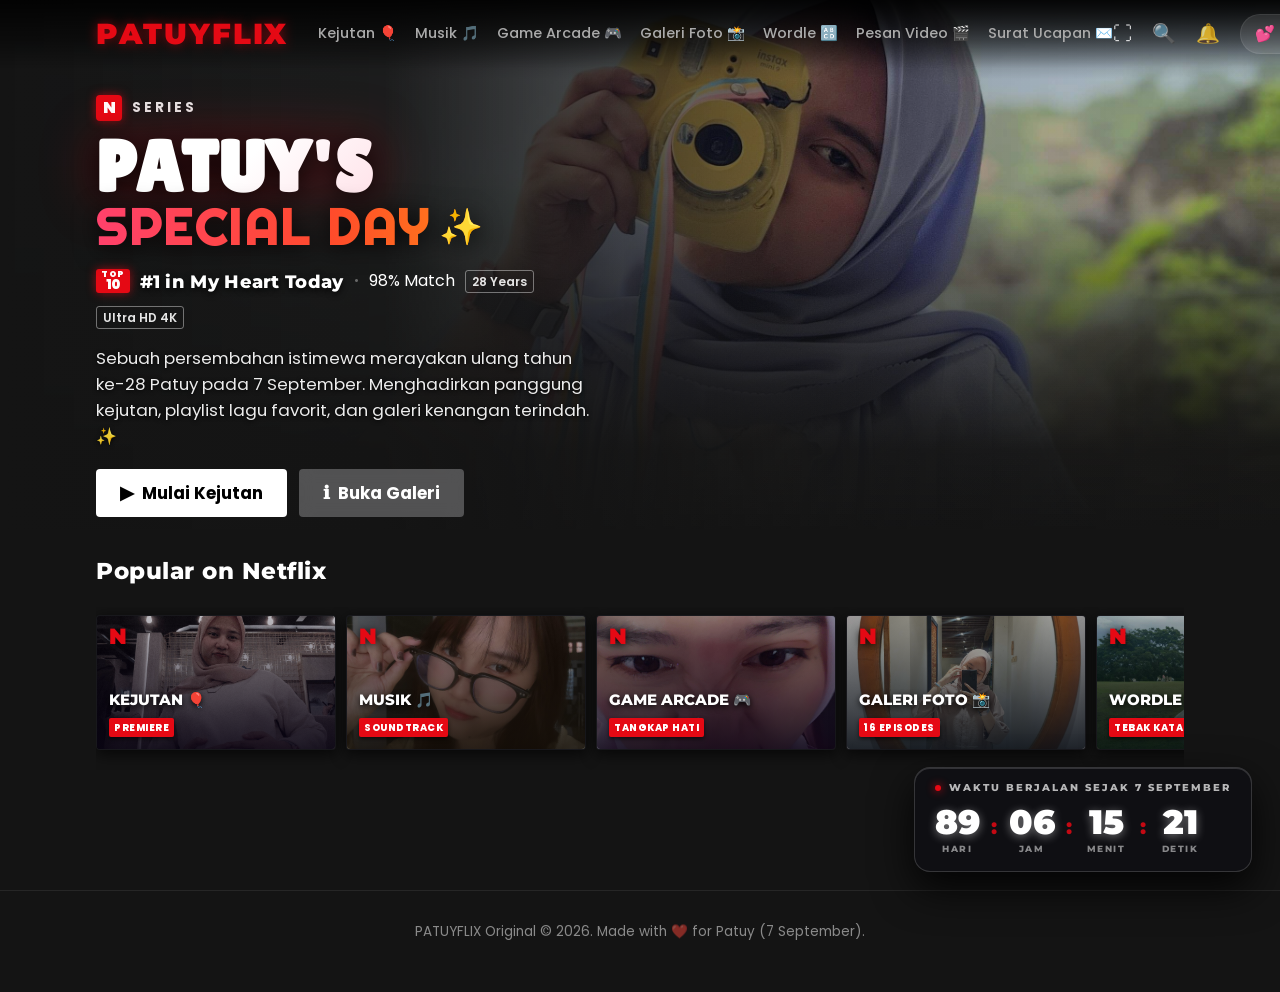
<file: index.html>
<!DOCTYPE html>
<html lang="id">
<head>
    <meta charset="UTF-8">
    <meta name="viewport" content="width=device-width, initial-scale=1.0">
    <title>PATUYFLIX — Beranda Utama 💕</title>
    <meta name="description" content="A special Netflix-style birthday experience created with love for Patuy.">
    <!-- Google Fonts -->
    <link rel="preconnect" href="https://fonts.googleapis.com">
    <link rel="preconnect" href="https://fonts.gstatic.com" crossorigin>
    <link href="https://fonts.googleapis.com/css2?family=Fredoka:wght@600;700;800&family=Lilita+One&family=Righteous&family=Montserrat:wght@400;600;700;800;900&family=Poppins:ital,wght@0,300;0,400;0,500;0,600;0,700;1,300&display=swap" rel="stylesheet">
    <link rel="stylesheet" href="css/style.css?v=2">
    <style>
        /* True Netflix Edge-to-Edge Fullscreen Layout (Desktop.pdf 100% Match) */
        html, body.netflix-theme {
            margin: 0 !important;
            padding: 0 !important;
            width: 100vw !important;
            max-width: 100vw !important;
            background-color: #141414 !important;
            overflow-x: hidden !important;
        }

        #starry-canvas {
            display: none !important;
        }

        .netflix-header {
            position: fixed !important;
            top: 0 !important;
            left: 0 !important;
            width: 100vw !important;
            height: 68px !important;
            padding: 0 7.5% !important;
            z-index: 1000 !important;
            background: linear-gradient(180deg, rgba(0,0,0,0.85) 0%, rgba(0,0,0,0.4) 60%, transparent 100%) !important;
            backdrop-filter: none !important;
            -webkit-backdrop-filter: none !important;
            display: flex !important;
            align-items: center !important;
            justify-content: space-between !important;
        }

        .home-main-container {
            width: 100vw !important;
            max-width: 100vw !important;
            margin: 0 !important;
            padding: 0 !important;
            position: relative !important;
            z-index: 1 !important;
            overflow-x: hidden !important;
        }

        .netflix-hero {
            position: relative !important;
            width: 100vw !important;
            min-height: auto !important;
            display: flex !important;
            flex-direction: column !important;
            justify-content: flex-start !important;
            padding: 95px 0 12px 0 !important;
            margin: 0 !important;
            border-radius: 0 !important;
            overflow: visible !important;
        }

        .hero-backdrop {
            position: absolute !important;
            top: 0 !important;
            left: 0 !important;
            right: 0 !important;
            bottom: 0 !important;
            width: 100vw !important;
            height: 100% !important;
            min-height: 100% !important;
            background-image: url('assets/images/hero-banner.jpg') !important;
            background-size: cover !important;
            background-position: right 18% center !important;
            background-repeat: no-repeat !important;
            border-radius: 0 !important;
            z-index: 1 !important;
        }

        .hero-vignette {
            position: absolute !important;
            top: 0 !important;
            left: 0 !important;
            right: 0 !important;
            bottom: 0 !important;
            width: 100vw !important;
            height: 100% !important;
            min-height: 100% !important;
            background: 
                linear-gradient(to right, #141414 0%, rgba(20, 20, 20, 0.95) 30%, rgba(20, 20, 20, 0.68) 48%, rgba(20, 20, 20, 0.15) 72%, transparent 100%),
                linear-gradient(to top, #141414 0%, rgba(20, 20, 20, 0.95) 15%, rgba(20, 20, 20, 0.5) 40%, transparent 65%),
                linear-gradient(to bottom, rgba(0, 0, 0, 0.75) 0%, transparent 15%) !important;
            pointer-events: none !important;
            border-radius: 0 !important;
            z-index: 2 !important;
        }

        .hero-content {
            position: relative !important;
            z-index: 3 !important;
            max-width: 620px !important;
            padding: 0 0 0 7.5% !important;
            margin: 0 !important;
        }

        /* Playful & Attractive Cinematic Hero Title */
        .playful-title {
            font-family: 'Lilita One', 'Fredoka', cursive, sans-serif !important;
            line-height: 0.95 !important;
            margin-bottom: 16px !important;
            display: flex !important;
            flex-direction: column !important;
            gap: 2px !important;
        }

        .title-word-patuy {
            font-family: 'Lilita One', cursive, sans-serif !important;
            font-size: 4.5rem !important;
            background: linear-gradient(135deg, #ffffff 30%, #ffd1dc 75%, #ff9ebb 100%) !important;
            -webkit-background-clip: text !important;
            -webkit-text-fill-color: transparent !important;
            filter: drop-shadow(0 4px 14px rgba(0, 0, 0, 0.9)) drop-shadow(0 0 25px rgba(229, 9, 20, 0.35)) !important;
            letter-spacing: 1.5px !important;
        }

        .title-word-special {
            font-family: 'Righteous', 'Lilita One', cursive, sans-serif !important;
            font-size: 3.1rem !important;
            letter-spacing: 2.5px !important;
            background: linear-gradient(90deg, #ff416c 0%, #ff4b2b 45%, #ffb703 100%) !important;
            -webkit-background-clip: text !important;
            -webkit-text-fill-color: transparent !important;
            filter: drop-shadow(0 3px 12px rgba(0, 0, 0, 0.9)) !important;
            display: inline-flex !important;
            align-items: center !important;
            gap: 8px !important;
        }

        .title-sparkle {
            -webkit-text-fill-color: initial !important;
            font-size: 2.2rem !important;
            display: inline-block !important;
            animation: sparkle-bounce 2.5s ease-in-out infinite alternate !important;
        }

        @keyframes sparkle-bounce {
            0% { transform: scale(1) rotate(0deg); filter: drop-shadow(0 0 4px #ffd700); }
            100% { transform: scale(1.3) rotate(20deg); filter: drop-shadow(0 0 14px #ff4b2b); }
        }

        @media (max-width: 768px) {
            .title-word-patuy {
                font-size: 3rem !important;
            }
            .title-word-special {
                font-size: 2rem !important;
            }
        }

        .hero-synopsis {
            font-size: 1.05rem !important;
            line-height: 1.55 !important;
            color: rgba(255, 255, 255, 0.92) !important;
            text-shadow: 0 1px 4px rgba(0, 0, 0, 0.95) !important;
            max-width: 500px !important;
            margin-bottom: 20px !important;
        }

        /* Hero Meta Row */
        .hero-meta-row {
            display: flex !important;
            align-items: center !important;
            flex-wrap: wrap !important;
            gap: 10px !important;
            margin-bottom: 16px !important;
        }

        .meta-dot {
            color: rgba(255, 255, 255, 0.35) !important;
            font-size: 0.8rem !important;
        }

        /* Modern Frosted Glass HUD Countdown (Floating Bottom-Right) */
        .modern-hud-countdown {
            position: fixed !important;
            right: 28px !important;
            bottom: 28px !important;
            z-index: 9999 !important;
            background: rgba(15, 15, 20, 0.82) !important;
            backdrop-filter: blur(20px) !important;
            -webkit-backdrop-filter: blur(20px) !important;
            border: 1px solid rgba(255, 255, 255, 0.16) !important;
            border-radius: 16px !important;
            padding: 12px 20px 14px 20px !important;
            width: fit-content !important;
            box-shadow: 0 16px 40px rgba(0, 0, 0, 0.85), inset 0 1px 0 rgba(255, 255, 255, 0.15) !important;
            transition: all 0.3s cubic-bezier(0.25, 0.8, 0.25, 1) !important;
        }

        .modern-hud-countdown:hover {
            border-color: rgba(229, 9, 20, 0.7) !important;
            box-shadow: 0 20px 50px rgba(0, 0, 0, 0.95), 0 0 30px rgba(229, 9, 20, 0.4) !important;
            transform: translateY(-4px) scale(1.02) !important;
        }

        /* Hide floating music dock on home page (Beranda) */
        .global-music-dock {
            display: none !important;
        }

        .hud-header {
            display: flex !important;
            align-items: center !important;
            gap: 8px !important;
            margin-bottom: 8px !important;
        }

        .hud-live-dot {
            width: 6px !important;
            height: 6px !important;
            border-radius: 50% !important;
            background-color: #e50914 !important;
            box-shadow: 0 0 8px #e50914 !important;
            animation: live-pulse 1.5s infinite !important;
        }

        @keyframes live-pulse {
            0%, 100% { opacity: 1; transform: scale(1); }
            50% { opacity: 0.4; transform: scale(0.8); }
        }

        .hud-label {
            font-family: 'Montserrat', sans-serif !important;
            font-size: 0.65rem !important;
            font-weight: 800 !important;
            letter-spacing: 2px !important;
            color: rgba(255, 255, 255, 0.7) !important;
            text-transform: uppercase !important;
        }

        .hud-timer-strip {
            display: flex !important;
            align-items: center !important;
            gap: 12px !important;
        }

        .hud-unit {
            display: flex !important;
            flex-direction: column !important;
            align-items: center !important;
            min-width: 44px !important;
        }

        .hud-val {
            font-family: 'Montserrat', sans-serif !important;
            font-size: 2.1rem !important;
            font-weight: 900 !important;
            line-height: 1 !important;
            color: #ffffff !important;
            letter-spacing: -0.5px !important;
            text-shadow: 0 2px 10px rgba(255, 255, 255, 0.4) !important;
        }

        .hud-tag {
            font-family: 'Montserrat', sans-serif !important;
            font-size: 0.58rem !important;
            font-weight: 800 !important;
            letter-spacing: 1.5px !important;
            color: rgba(255, 255, 255, 0.5) !important;
            margin-top: 4px !important;
            text-transform: uppercase !important;
        }

        .hud-colon {
            font-family: 'Montserrat', sans-serif !important;
            font-size: 1.4rem !important;
            font-weight: 800 !important;
            color: #e50914 !important;
            margin-top: -8px !important;
            opacity: 0.85 !important;
            animation: blink-colon 1.5s infinite !important;
        }

        @keyframes blink-colon {
            0%, 100% { opacity: 1; }
            50% { opacity: 0.3; }
        }

        @media (max-width: 768px) {
            .modern-hud-countdown {
                position: relative !important;
                right: auto !important;
                bottom: auto !important;
                margin: 20px 0 0 5% !important;
                padding: 10px 16px !important;
            }
            .hud-val {
                font-size: 1.6rem !important;
            }
            .hud-unit {
                min-width: 36px !important;
            }
            .hud-timer-strip {
                gap: 8px !important;
            }
        }

        /* Authentic Netflix Top 10 Stacked Badge */
        .hero-top10-line {
            display: flex !important;
            align-items: center !important;
            gap: 10px !important;
            margin-bottom: 12px !important;
        }

        .top10-badge-box {
            background-color: #e50914 !important;
            color: #ffffff !important;
            display: flex !important;
            flex-direction: column !important;
            align-items: center !important;
            justify-content: center !important;
            padding: 2px 5px !important;
            border-radius: 3px !important;
            font-weight: 900 !important;
            line-height: 0.9 !important;
            box-shadow: 0 0 10px rgba(229, 9, 20, 0.6) !important;
            flex-shrink: 0 !important;
        }

        .top10-badge-box .top-text {
            font-size: 0.55rem !important;
            letter-spacing: 0.5px !important;
            font-weight: 900 !important;
        }

        .top10-badge-box .ten-text {
            font-size: 0.82rem !important;
            font-weight: 900 !important;
            letter-spacing: -0.5px !important;
        }

        .top10-title {
            font-family: 'Montserrat', sans-serif !important;
            font-size: 1.15rem !important;
            font-weight: 800 !important;
            color: #ffffff !important;
            letter-spacing: 0.3px !important;
            text-shadow: 0 2px 6px rgba(0, 0, 0, 0.9) !important;
        }

        /* Netflix Action Buttons - Desktop.pdf Exact Match */
        .hero-buttons {
            display: flex !important;
            align-items: center !important;
            gap: 12px !important;
            margin-bottom: 0px !important;
        }

        .n-btn {
            display: inline-flex !important;
            align-items: center !important;
            justify-content: center !important;
            gap: 8px !important;
            padding: 10px 24px !important;
            font-size: 1.05rem !important;
            font-weight: 700 !important;
            border-radius: 4px !important;
            cursor: pointer !important;
            border: none !important;
            text-decoration: none !important;
            transition: all 0.2s ease !important;
        }

        .n-btn-primary {
            background-color: #ffffff !important;
            color: #000000 !important;
        }

        .n-btn-primary:hover {
            background-color: rgba(255, 255, 255, 0.75) !important;
        }

        .n-btn-secondary {
            background-color: rgba(109, 109, 110, 0.7) !important;
            color: #ffffff !important;
            backdrop-filter: blur(8px) !important;
        }

        .n-btn-secondary:hover {
            background-color: rgba(109, 109, 110, 0.4) !important;
        }

        /* Netflix Browse Cards Row - Desktop.pdf Exact Match */
        .netflix-row-section {
            margin-top: 24px !important;
            margin-bottom: 45px !important;
            padding: 0 7.5% 35px 7.5% !important;
            position: relative !important;
            z-index: 10 !important;
        }

        .netflix-row-section .row-title {
            font-family: 'Montserrat', sans-serif !important;
            font-size: 1.45rem !important;
            font-weight: 800 !important;
            color: #ffffff !important;
            margin-bottom: 16px !important;
            letter-spacing: 0.5px !important;
        }

        .netflix-coming-week-row {
            display: flex !important;
            flex-direction: row !important;
            align-items: stretch !important;
            gap: 10px !important;
            overflow-x: auto !important;
            padding: 8px 0 20px 0 !important;
            scrollbar-width: thin !important;
        }

        .netflix-show-card {
            flex: 0 0 240px !important;
            width: 240px !important;
            height: 135px !important;
            background: #18181c !important;
            border-radius: 4px !important;
            overflow: hidden !important;
            text-decoration: none !important;
            display: flex !important;
            position: relative !important;
            transition: transform 0.3s cubic-bezier(0.25, 0.8, 0.25, 1), box-shadow 0.3s ease !important;
            box-shadow: 0 4px 15px rgba(0, 0, 0, 0.7) !important;
        }

        .netflix-show-card:hover {
            transform: scale(1.08) !important;
            box-shadow: 0 12px 30px rgba(0, 0, 0, 0.95), 0 0 15px rgba(255, 255, 255, 0.25) !important;
            z-index: 10 !important;
        }

        .show-thumb {
            width: 100% !important;
            height: 100% !important;
            position: relative !important;
            padding: 10px 12px !important;
            display: flex !important;
            flex-direction: column !important;
            justify-content: space-between !important;
            background-size: cover !important;
            background-position: center !important;
        }

        .netflix-episode-badge {
            display: inline-block !important;
            background-color: #e50914 !important;
            color: #ffffff !important;
            font-size: 0.6rem !important;
            font-weight: 800 !important;
            letter-spacing: 0.5px !important;
            padding: 2px 5px !important;
            border-radius: 2px !important;
            text-transform: uppercase !important;
            box-shadow: 0 2px 4px rgba(0, 0, 0, 0.6) !important;
        }

        /* Persistent Global Music Dock */
        .global-music-dock {
            position: fixed !important;
            bottom: 24px !important;
            right: 24px !important;
            z-index: 9999 !important;
            pointer-events: auto !important;
        }

        .music-dock-pill {
            display: flex !important;
            align-items: center !important;
            gap: 12px !important;
            background: rgba(18, 18, 22, 0.92) !important;
            backdrop-filter: blur(14px) !important;
            -webkit-backdrop-filter: blur(14px) !important;
            border: 1px solid rgba(229, 9, 20, 0.4) !important;
            border-radius: 40px !important;
            padding: 8px 16px !important;
            box-shadow: 0 8px 30px rgba(0, 0, 0, 0.8), 0 0 15px rgba(229, 9, 20, 0.2) !important;
            transition: all 0.3s ease !important;
        }

        .music-dock-pill:hover {
            border-color: #e50914 !important;
            box-shadow: 0 10px 35px rgba(0, 0, 0, 0.9), 0 0 25px rgba(229, 9, 20, 0.4) !important;
            transform: translateY(-2px) !important;
        }

        .music-dock-icon {
            display: flex !important;
            align-items: center !important;
            gap: 4px !important;
        }

        .music-note-symbol {
            font-size: 1.2rem !important;
        }

        .sound-bars {
            display: flex !important;
            align-items: flex-end !important;
            gap: 2px !important;
            height: 14px !important;
        }

        .sound-bars .bar {
            width: 3px !important;
            height: 4px !important;
            background-color: #e50914 !important;
            border-radius: 2px !important;
            transition: height 0.2s ease !important;
        }

        .sound-bars.playing .bar:nth-child(1) { animation: sound-bounce 0.8s infinite alternate ease-in-out !important; }
        .sound-bars.playing .bar:nth-child(2) { animation: sound-bounce 0.8s 0.2s infinite alternate ease-in-out !important; }
        .sound-bars.playing .bar:nth-child(3) { animation: sound-bounce 0.8s 0.4s infinite alternate ease-in-out !important; }

        @keyframes sound-bounce {
            0% { height: 3px; }
            100% { height: 14px; }
        }

        .music-dock-info {
            display: flex !important;
            flex-direction: column !important;
            max-width: 140px !important;
            overflow: hidden !important;
        }

        .dock-title {
            font-size: 0.8rem !important;
            font-weight: 700 !important;
            color: #ffffff !important;
            white-space: nowrap !important;
            overflow: hidden !important;
            text-overflow: ellipsis !important;
        }

        .dock-artist {
            font-size: 0.68rem !important;
            color: rgba(255, 255, 255, 0.65) !important;
            white-space: nowrap !important;
            overflow: hidden !important;
            text-overflow: ellipsis !important;
        }

        .music-dock-controls {
            display: flex !important;
            align-items: center !important;
            gap: 6px !important;
        }

        .dock-btn {
            background: rgba(255, 255, 255, 0.1) !important;
            border: 1px solid rgba(255, 255, 255, 0.15) !important;
            color: #ffffff !important;
            width: 32px !important;
            height: 32px !important;
            border-radius: 50% !important;
            display: flex !important;
            align-items: center !important;
            justify-content: center !important;
            cursor: pointer !important;
            font-size: 0.85rem !important;
            transition: all 0.2s ease !important;
        }

        .dock-btn:hover {
            background: #e50914 !important;
            border-color: #e50914 !important;
            transform: scale(1.1) !important;
        }

        .netflix-footer {
            padding: 30px 20px 50px 20px !important;
            margin-top: 40px !important;
            color: rgba(255, 255, 255, 0.5) !important;
            font-size: 0.85rem !important;
            border-top: 1px solid rgba(255, 255, 255, 0.08) !important;
        }
    </style>
</head>
<body class="netflix-theme">
    <!-- Starry Background Canvas -->
    <canvas id="starry-canvas"></canvas>

    <!-- Interactive Birthday Magic Sequence Overlay (Faahim + AyuSharma Style) -->
    <div id="magic-birthday-overlay" class="magic-overlay hidden-overlay">
        <!-- Floating Decorator Balloons Container -->
        <div id="magic-balloon-container" class="magic-balloon-container"></div>
        
        <div class="magic-card text-center">
            <!-- Close / Skip Button -->
            <button class="modal-close" onclick="closeMagicOverlay()" title="Tutup & Ke Galeri">&times;</button>

            <!-- Faahim Chat Bubble Container -->
            <div id="magic-chat-box" class="magic-chat-box hidden-element">
                <div class="chat-header">
                    <span class="chat-avatar">💕</span>
                    <span class="chat-name">Pesan Untuk Patuy</span>
                    <span class="chat-status">🟢 Baru saja</span>
                </div>
                <div class="chat-bubble outgoing">
                    <p>💬 <em>"Selamat Ulang Tahun ya Patuy... 🎉"</em></p>
                </div>
            </div>

            <!-- Lights & Banners -->
            <div id="magic-banner" class="magic-banner hidden-element">
                <span class="b-letter">H</span><span class="b-letter">A</span><span class="b-letter">P</span><span class="b-letter">P</span><span class="b-letter">Y</span>
                &nbsp;
                <span class="b-letter">B</span><span class="b-letter">I</span><span class="b-letter">R</span><span class="b-letter">T</span><span class="b-letter">H</span><span class="b-letter">D</span><span class="b-letter">A</span><span class="b-letter">Y</span>
                &nbsp;
                <span class="b-letter">P</span><span class="b-letter">A</span><span class="b-letter">T</span><span class="b-letter">U</span><span class="b-letter">Y</span><span class="b-letter">!</span>
            </div>

            <!-- Birthday Cake Visual -->
            <div id="magic-cake-wrapper" class="magic-cake-wrapper hidden-element">
                <div class="magic-cake">
                    <div class="cake-candle">
                        <div id="candle-flame" class="candle-flame hidden-element"></div>
                    </div>
                    <div class="cake-top"></div>
                    <div class="cake-bottom"></div>
                </div>
            </div>

            <!-- Dynamic Step Prompt Message -->
            <h2 id="magic-step-title" class="magic-step-title">Hey Patuy 💕</h2>
            <p id="magic-step-sub" class="magic-step-sub">Aku suka banget sama namamu...</p>

            <!-- Interactive Magic Step Buttons -->
            <div class="magic-btn-wrapper margin-top">
                <button id="magic-step-btn" class="n-btn n-btn-primary pulse-hero-btn">
                    Lanjut ➔
                </button>
            </div>
        </div>
    </div>

    <!-- Netflix Top Navigation Header -->
    <header class="netflix-header" id="netflix-header">
        <div class="header-left">
            <a href="index.html" class="netflix-logo">PATUYFLIX</a>
            <nav class="netflix-nav-links">
                <a href="surprise.html">Kejutan 🎈</a>
                <a href="musik.html">Musik 🎵</a>
                <a href="game.html">Game Arcade 🎮</a>
                <a href="galeri.html">Galeri Foto 📸</a>
                <a href="wordle.html">Wordle 🔠</a>
                <a href="video.html">Pesan Video 🎬</a>
                <a href="surat.html">Surat Ucapan ✉️</a>
            </nav>
        </div>
        <div class="header-right">
            <span class="nav-icon fullscreen-toggle-btn" id="nav-fullscreen-btn" title="Mode Layar Penuh">⛶</span>
            <span class="nav-icon" title="Cari Cinta">🔍</span>
            <span class="nav-icon" title="Notifikasi Ulang Tahun">🔔</span>
            <a href="profile.html" class="profile-badge" style="text-decoration: none; cursor: pointer;">
                <span class="profile-avatar">💕</span>
                <span class="profile-name">Patuy</span>
            </a>
        </div>
    </header>

    <!-- Main Netflix App Container (Full-Bleed 100% Screen Edge-to-Edge) -->
    <main class="home-main-container">

        <!-- 1. Netflix Hero Landing Screen -->
        <section id="hero" class="netflix-hero">
            <div class="hero-backdrop"></div>
            <div class="hero-vignette"></div>
            
            <div class="hero-content">
                <div class="netflix-tag-line">
                    <span class="n-logo-badge">N</span>
                    <span class="original-tag">SERIES</span>
                </div>
                
                <h1 class="hero-title playful-title">
                    <span class="title-word-patuy">PATUY'S</span>
                    <span class="title-word-special">SPECIAL DAY <span class="title-sparkle">✨</span></span>
                </h1>
                
                <div class="hero-meta-row">
                    <div class="top10-badge-box">
                        <span class="top-text">TOP</span>
                        <span class="ten-text">10</span>
                    </div>
                    <span class="top10-title">#1 in My Heart Today</span>
                    <span class="meta-dot">•</span>
                    <span class="match-badge">98% Match</span>
                    <span class="quality-badge">28 Years</span>
                    <span class="quality-badge">Ultra HD 4K</span>
                </div>

                <p class="hero-synopsis">
                    Sebuah persembahan istimewa merayakan ulang tahun ke-28 Patuy pada 7 September. Menghadirkan panggung kejutan, playlist lagu favorit, dan galeri kenangan terindah. ✨
                </p>

                <!-- Netflix Action Buttons -->
                <div class="hero-buttons">
                    <a href="surprise.html" class="n-btn n-btn-primary">
                        <span class="btn-icon-symbol">▶</span> Mulai Kejutan
                    </a>
                    <a href="https://www.instagram.com/patarnotstar/" target="_blank" rel="noopener noreferrer" class="n-btn n-btn-secondary">
                        <span class="btn-icon-symbol">ℹ</span> Buka Galeri
                    </a>
                </div>
            </div>

            <!-- Modern Minimalist Frosted Glass HUD Countdown (Positioned at Bottom-Right of Hero Banner) -->
            <div class="modern-hud-countdown">
                <div class="hud-header">
                    <span class="hud-live-dot"></span>
                    <span class="hud-label" id="hud-countdown-label">COUNTDOWN TO 7 SEPTEMBER 2026</span>
                </div>
                <div class="hud-timer-strip" id="countdown">
                    <div class="hud-unit">
                        <span class="hud-val" id="days">00</span>
                        <span class="hud-tag">HARI</span>
                    </div>
                    <span class="hud-colon">:</span>
                    <div class="hud-unit">
                        <span class="hud-val" id="hours">00</span>
                        <span class="hud-tag">JAM</span>
                    </div>
                    <span class="hud-colon">:</span>
                    <div class="hud-unit">
                        <span class="hud-val" id="minutes">00</span>
                        <span class="hud-tag">MENIT</span>
                    </div>
                    <span class="hud-colon">:</span>
                    <div class="hud-unit">
                        <span class="hud-val" id="seconds">00</span>
                        <span class="hud-tag">DETIK</span>
                    </div>
                </div>
            </div>
        </section>

        <!-- NETFLIX BROWSE ROW: POPULAR ON NETFLIX (Desktop.pdf Match) -->
        <section class="netflix-row-section">
            <h2 class="row-title">Popular on Netflix</h2>

            <div class="netflix-coming-week-row">
                <!-- 1. Kejutan Spesial -->
                <a href="surprise.html" class="netflix-show-card">
                    <div class="show-thumb thumb-surprise">
                        <span class="n-card-badge">N</span>
                        <div class="show-title-overlay">
                            <h3 class="show-name">KEJUTAN 🎈</h3>
                            <span class="netflix-episode-badge">PREMIERE</span>
                        </div>
                    </div>
                </a>

                <!-- 2. Musik & Playlist -->
                <a href="musik.html" class="netflix-show-card">
                    <div class="show-thumb thumb-music">
                        <span class="n-card-badge">N</span>
                        <div class="show-title-overlay">
                            <h3 class="show-name">MUSIK 🎵</h3>
                            <span class="netflix-episode-badge">SOUNDTRACK</span>
                        </div>
                    </div>
                </a>

                <!-- 3. Game Arcade -->
                <a href="game.html" class="netflix-show-card">
                    <div class="show-thumb thumb-game">
                        <span class="n-card-badge">N</span>
                        <div class="show-title-overlay">
                            <h3 class="show-name">GAME ARCADE 🎮</h3>
                            <span class="netflix-episode-badge">TANGKAP HATI</span>
                        </div>
                    </div>
                </a>

                <!-- 4. Galeri Foto -->
                <a href="galeri.html" class="netflix-show-card">
                    <div class="show-thumb thumb-gallery">
                        <span class="n-card-badge">N</span>
                        <div class="show-title-overlay">
                            <h3 class="show-name">GALERI FOTO 📸</h3>
                            <span class="netflix-episode-badge">16 EPISODES</span>
                        </div>
                    </div>
                </a>

                <!-- 5. Wordle -->
                <a href="wordle.html" class="netflix-show-card">
                    <div class="show-thumb thumb-wordle">
                        <span class="n-card-badge">N</span>
                        <div class="show-title-overlay">
                            <h3 class="show-name">WORDLE 🔠</h3>
                            <span class="netflix-episode-badge">TEBAK KATA</span>
                        </div>
                    </div>
                </a>

                <!-- 6. Pesan Video -->
                <a href="video.html" class="netflix-show-card">
                    <div class="show-thumb thumb-video">
                        <span class="n-card-badge">N</span>
                        <div class="show-title-overlay">
                            <h3 class="show-name">PESAN VIDEO 🎬</h3>
                            <span class="netflix-episode-badge">4K CINEMATIC</span>
                        </div>
                    </div>
                </a>

                <!-- 7. Surat Ucapan -->
                <a href="surat.html" class="netflix-show-card">
                    <div class="show-thumb thumb-letter">
                        <span class="n-card-badge">N</span>
                        <div class="show-title-overlay">
                            <h3 class="show-name">SURAT UCAPAN ✉️</h3>
                            <span class="netflix-episode-badge">ORIGINAL STORY</span>
                        </div>
                    </div>
                </a>
            </div>
        </section>

    </main>

    <!-- Footer -->
    <footer class="netflix-footer text-center">
        <p>PATUYFLIX Original &copy; 2026. Made with ❤️ for Patuy (7 September).</p>
    </footer>

    <script src="js/audio-player.js"></script>
    <script src="js/main.js"></script>
    <script src="js/surprise.js"></script>
    <script src="js/playlist.js"></script>
    <script src="js/minigame-hearts.js"></script>
    <script src="js/minigame-puzzle.js"></script>
    <script src="js/spa-router.js"></script>
</body>
</html>
</file>
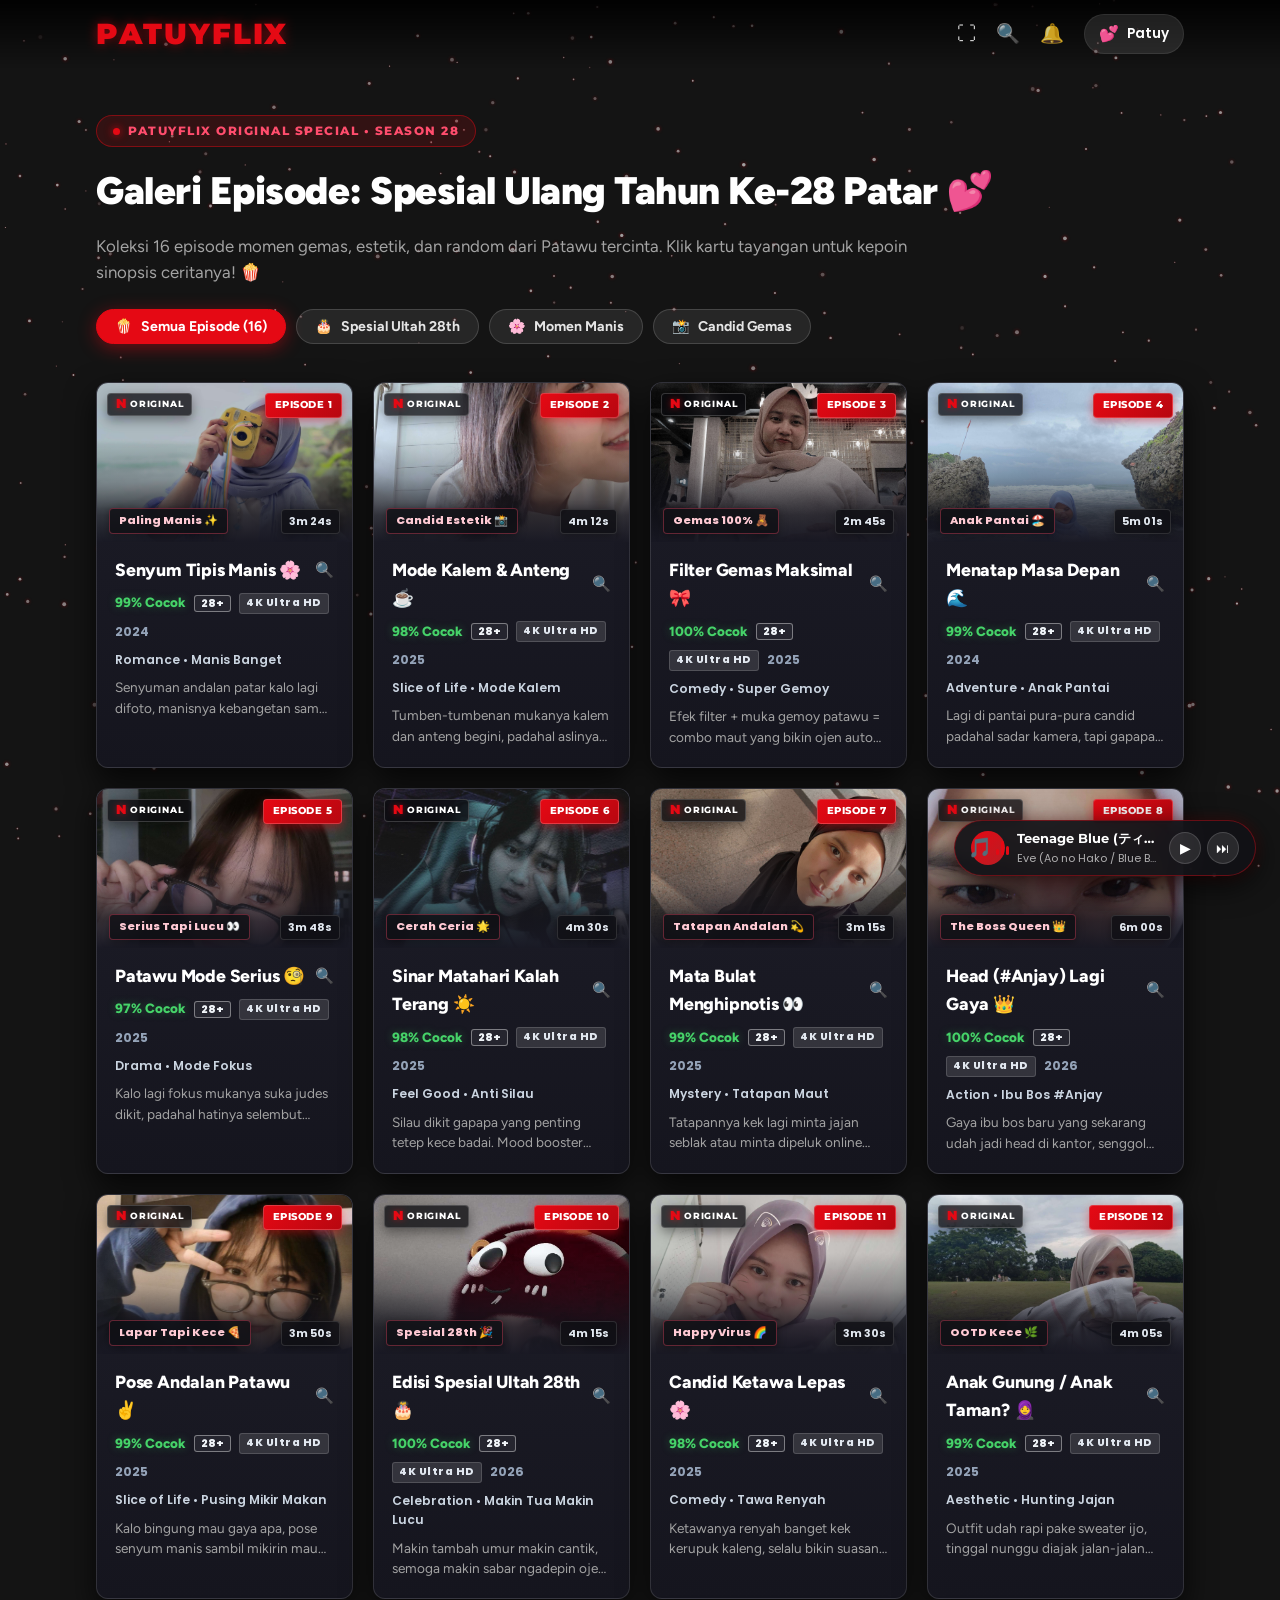
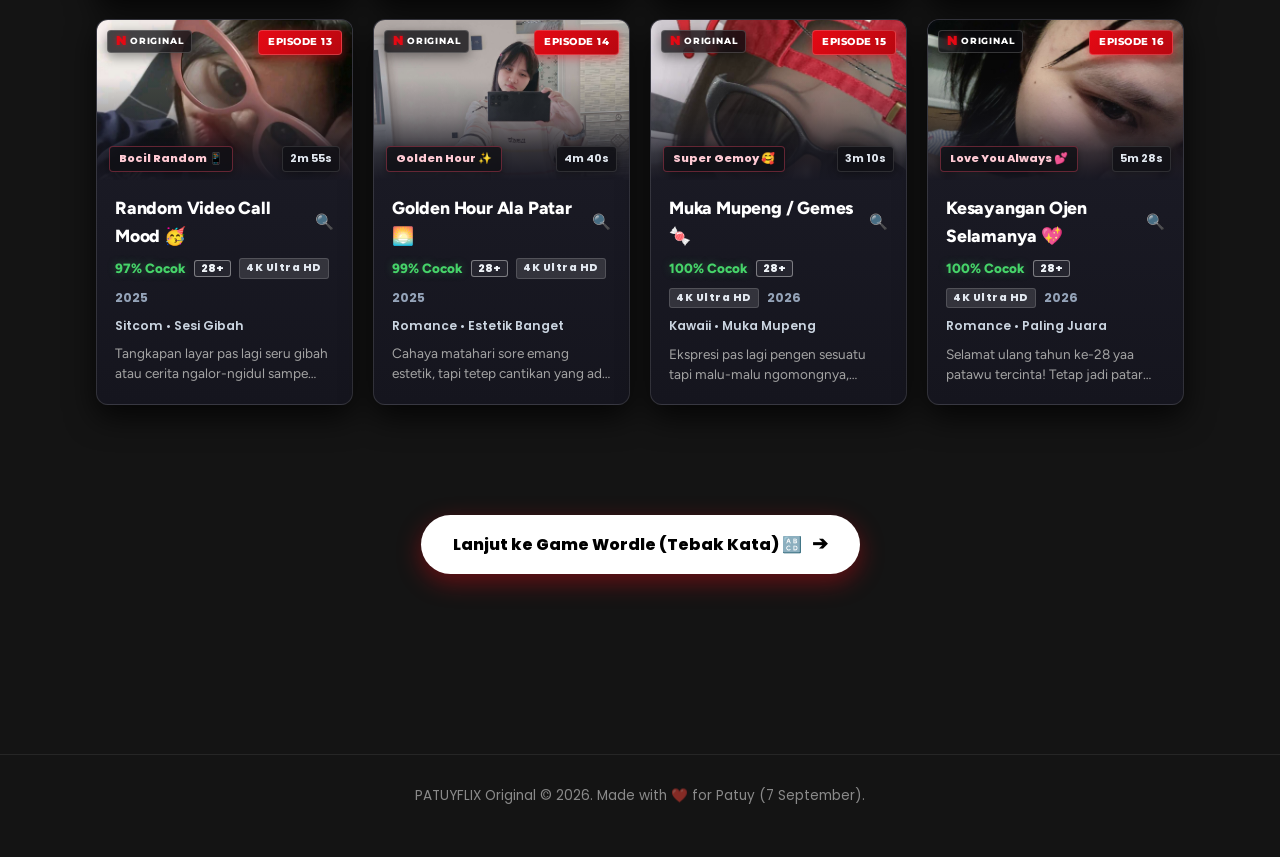
<file: galeri.html>
<!DOCTYPE html>
<html lang="id">
<head>
    <meta charset="UTF-8">
    <meta name="viewport" content="width=device-width, initial-scale=1.0">
    <title>PATUYFLIX — Galeri Episode Kenangan 📸</title>
    <meta name="description" content="Koleksi tayangan episode kenangan terindah Patuy & Ojen format Netflix 4K HDR.">
    <!-- Google Fonts -->
    <link rel="preconnect" href="https://fonts.googleapis.com">
    <link rel="preconnect" href="https://fonts.gstatic.com" crossorigin>
    <link href="https://fonts.googleapis.com/css2?family=Montserrat:wght@400;600;700;800;900&family=Figtree:wght@400;500;600;700;800;900&family=Poppins:ital,wght@0,300;0,400;0,500;0,600;0,700;1,300&display=swap" rel="stylesheet">
    <link rel="stylesheet" href="css/style.css">
</head>
<body class="netflix-theme">
    <!-- Starry Background Canvas -->
    <canvas id="starry-canvas"></canvas>

    <!-- Netflix Top Navigation Header -->
    <header class="netflix-header" id="netflix-header">
        <div class="header-left">
            <a href="index.html" class="netflix-logo">PATUYFLIX</a>
        </div>
        <div class="header-right">
            <span class="nav-icon fullscreen-toggle-btn" id="nav-fullscreen-btn" title="Mode Layar Penuh">⛶</span>
            <span class="nav-icon" title="Cari Cinta">🔍</span>
            <span class="nav-icon" title="Notifikasi Ulang Tahun">🔔</span>
            <a href="profile.html" class="profile-badge" style="text-decoration: none; cursor: pointer;">
                <span class="profile-avatar">💕</span>
                <span class="profile-name">Patuy</span>
            </a>
        </div>
    </header>

    <!-- Main Container -->
    <main class="app-container netflix-gallery-page">
        
        <section id="memories-section" class="netflix-row-section margin-top-lg">
            <div class="netflix-gallery-header">
                <div class="netflix-brand-badge-pill">
                    <span class="n-pill-dot"></span>
                    <span class="n-pill-text">PATUYFLIX ORIGINAL SPECIAL • SEASON 28</span>
                </div>
                <h1 class="netflix-gallery-title">Galeri Episode: Spesial Ulang Tahun Ke-28 Patar 💕</h1>
                <p class="netflix-gallery-subtitle">Koleksi 16 episode momen gemas, estetik, dan random dari Patawu tercinta. Klik kartu tayangan untuk kepoin sinopsis ceritanya! 🍿</p>
                
                <!-- Netflix Filter Category Tabs -->
                <div class="netflix-filter-tabs" id="gallery-filter-tabs">
                    <button class="n-tab-btn active" data-filter="all">
                        <span class="tab-icon">🍿</span>
                        <span>Semua Episode (16)</span>
                    </button>
                    <button class="n-tab-btn" data-filter="ultah">
                        <span class="tab-icon">🎂</span>
                        <span>Spesial Ultah 28th</span>
                    </button>
                    <button class="n-tab-btn" data-filter="manis">
                        <span class="tab-icon">🌸</span>
                        <span>Momen Manis</span>
                    </button>
                    <button class="n-tab-btn" data-filter="candid">
                        <span class="tab-icon">📸</span>
                        <span>Candid Gemas</span>
                    </button>
                </div>
            </div>
            
            <div class="netflix-episodes-grid" id="polaroid-grid"></div>
        </section>

        <div class="gallery-next-cta text-center margin-top">
            <a href="wordle.html" class="n-btn n-btn-primary pulse-hero-btn" style="border-radius: 30px; padding: 14px 32px; font-weight: 800; text-decoration: none;">
                <span>Lanjut ke Game Wordle (Tebak Kata) 🔠</span>
                <span class="cta-arrow" style="font-size: 1.2rem;">➔</span>
            </a>
        </div>

    </main>

    <!-- Netflix Modal Detail Lightbox -->
    <div id="lightbox-modal" class="modal-backdrop hidden">
        <div class="netflix-modal-card">
            <button class="modal-close" id="close-lightbox-btn" title="Tutup Modal">&times;</button>
            <div class="modal-hero-banner" id="lightbox-img-wrapper"></div>
            
            <div class="modal-body-content">
                <div class="modal-badge-line">
                    <span class="modal-n-tag">PATUYFLIX ORIGINAL</span>
                    <span class="modal-match-tag" id="modal-match">99% Cocok</span>
                    <span class="modal-age-tag" id="modal-age">28+</span>
                    <span class="modal-quality-tag" id="modal-quality">4K Ultra HD</span>
                    <span class="modal-year-tag" id="modal-year">2026</span>
                </div>

                <h2 id="lightbox-title" class="modal-episode-title">Judul Episode</h2>
                <div class="modal-genre-tag" id="modal-genre">Romance • Slice of Life</div>
                <p id="lightbox-sub" class="modal-episode-synopsis">Sinopsis cerita...</p>
                
                <div class="modal-actions-bar">
                    <button class="modal-play-btn" id="modal-play-action">
                        <svg viewBox="0 0 24 24" width="20" height="20" fill="currentColor"><path d="M8 5v14l11-7z"/></svg>
                        <span>Lihat Resolusi Penuh</span>
                    </button>
                    <span class="modal-extra-note" id="modal-note">Diabadikan dengan penuh cinta ❤️</span>
                </div>
            </div>
        </div>
    </div>

    <!-- Footer -->
    <footer class="netflix-footer text-center">
        <p>PATUYFLIX Original &copy; 2026. Made with ❤️ for Patuy (7 September).</p>
    </footer>

    <script src="js/audio-player.js"></script>
    <script src="js/main.js"></script>
    <script src="js/playlist.js"></script>
    <script src="js/spa-router.js"></script>
</body>
</html>
</file>
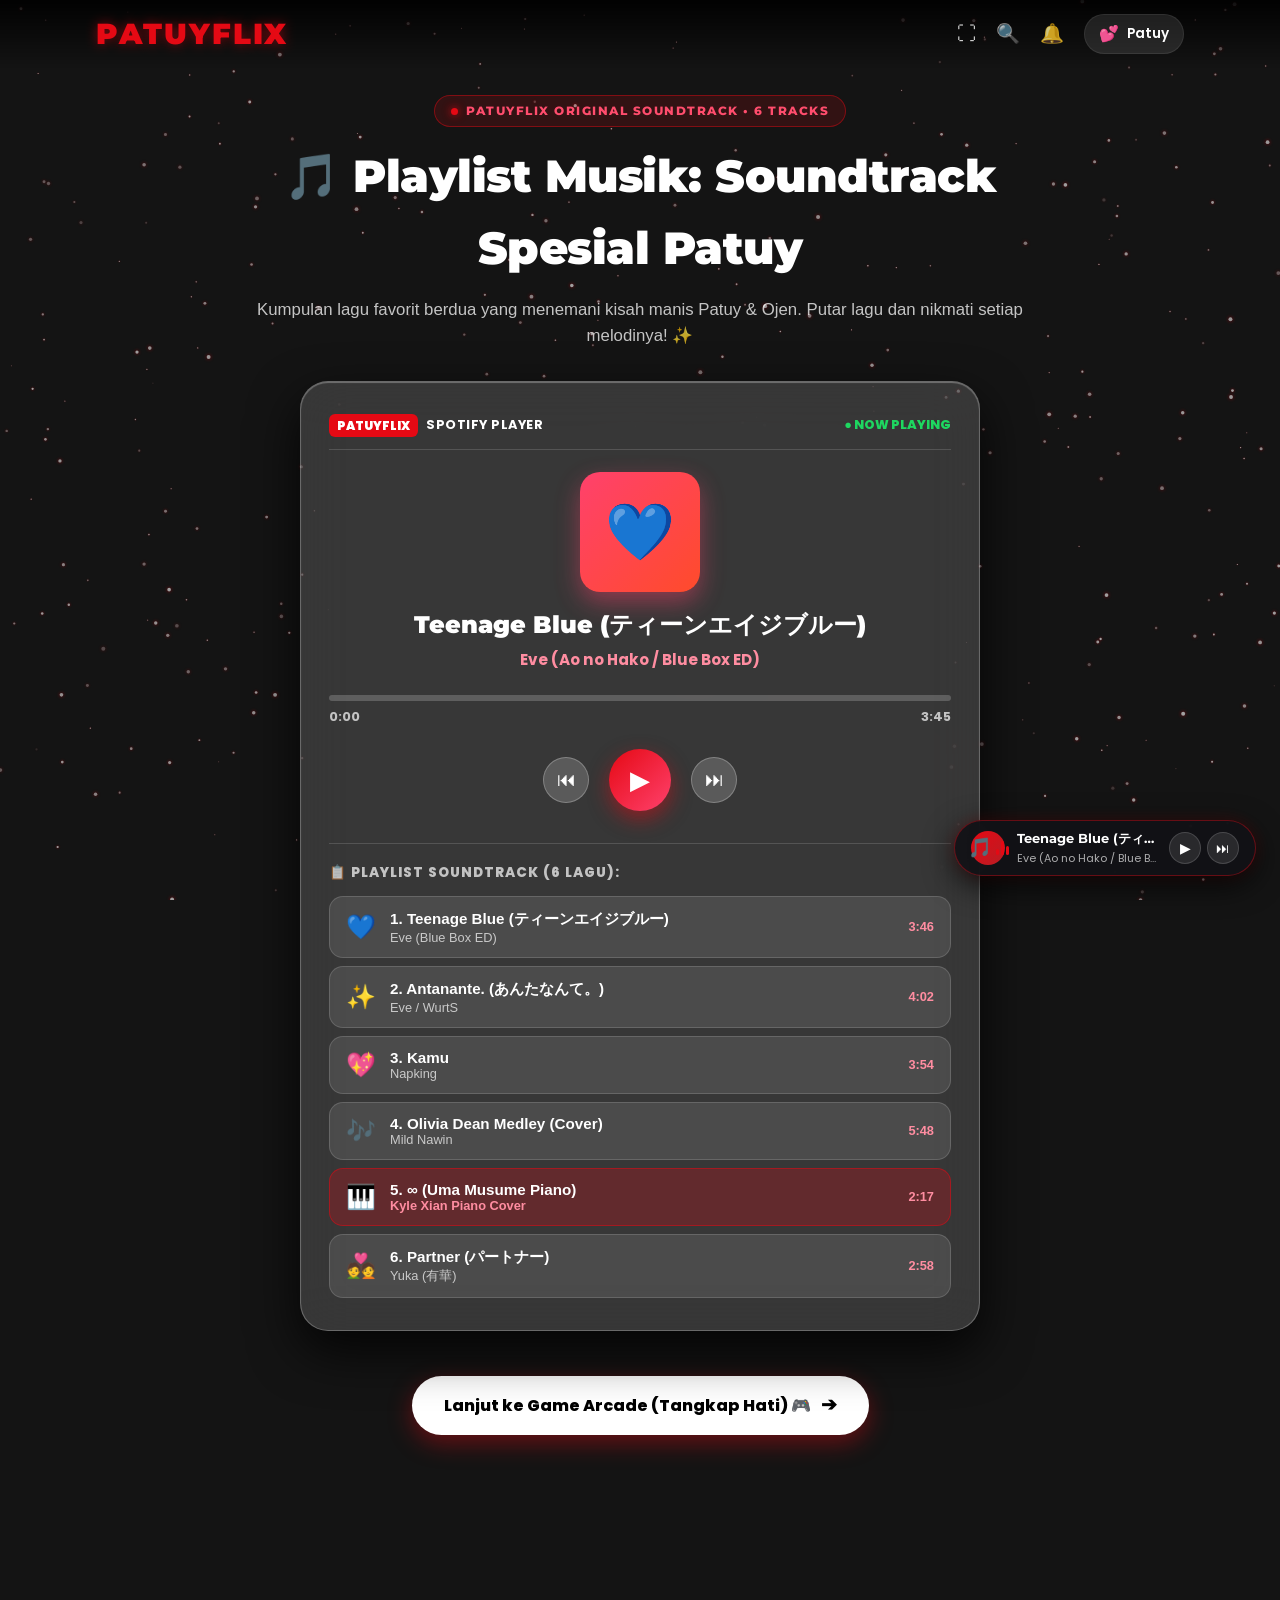
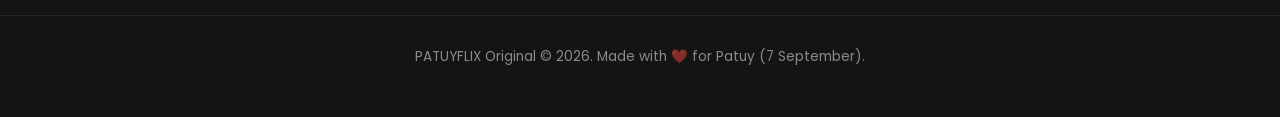
<file: musik.html>
<!DOCTYPE html>
<html lang="id">
<head>
    <meta charset="UTF-8">
    <meta name="viewport" content="width=device-width, initial-scale=1.0">
    <title>PATUYFLIX — Playlist Musik Spesial 🎵</title>
    <meta name="description" content="Playlist lagu favorit berdua untuk Patuy.">
    <!-- Google Fonts -->
    <link rel="preconnect" href="https://fonts.googleapis.com">
    <link rel="preconnect" href="https://fonts.gstatic.com" crossorigin>
    <link href="https://fonts.googleapis.com/css2?family=Montserrat:wght@400;600;700;800;900&family=Poppins:ital,wght@0,300;0,400;0,500;0,600;0,700;1,300&display=swap" rel="stylesheet">
    <link rel="stylesheet" href="css/style.css">
</head>
<body class="netflix-theme">
    <!-- Starry Background Canvas -->
    <canvas id="starry-canvas"></canvas>

    <!-- Netflix Top Navigation Header -->
    <header class="netflix-header" id="netflix-header">
        <div class="header-left">
            <a href="index.html" class="netflix-logo">PATUYFLIX</a>
        </div>
        <div class="header-right">
            <span class="nav-icon fullscreen-toggle-btn" id="nav-fullscreen-btn" title="Mode Layar Penuh">⛶</span>
            <span class="nav-icon" title="Cari Cinta">🔍</span>
            <span class="nav-icon" title="Notifikasi Ulang Tahun">🔔</span>
            <a href="profile.html" class="profile-badge" style="text-decoration: none; cursor: pointer;">
                <span class="profile-avatar">💕</span>
                <span class="profile-name">Patuy</span>
            </a>
        </div>
    </header>

    <!-- Main Container -->
    <main class="app-container netflix-gallery-page" style="max-width: 1040px; margin: 0 auto; padding: 100px 20px 60px 20px;">
        
        <!-- Header Title Section -->
        <section class="netflix-gallery-header text-center" style="text-align: center; margin-bottom: 32px; max-width: 820px; margin-left: auto; margin-right: auto;">
            <div class="netflix-brand-badge-pill" style="margin: 0 auto 14px auto;">
                <span class="n-pill-dot"></span>
                <span class="n-pill-text">PATUYFLIX ORIGINAL SOUNDTRACK • 6 TRACKS</span>
            </div>
            <h1 class="netflix-gallery-title" style="font-size: clamp(2rem, 4vw, 2.8rem); margin-bottom: 12px;">🎵 Playlist Musik: Soundtrack Spesial Patuy</h1>
            <p class="netflix-gallery-subtitle" style="margin: 0 auto; color: rgba(255, 255, 255, 0.75); font-size: 1.05rem;">
                Kumpulan lagu favorit berdua yang menemani kisah manis Patuy & Ojen. Putar lagu dan nikmati setiap melodinya! ✨
            </p>
        </section>

        <!-- Spotify-style Player Card with Frosted Glass Theme & Vertical Playlist -->
        <section style="width: 100%; max-width: 680px; margin: 0 auto;">
            <div class="spotify-glass-card" style="background: rgba(255, 255, 255, 0.15); backdrop-filter: blur(25px); -webkit-backdrop-filter: blur(25px); border: 1px solid rgba(255, 255, 255, 0.25); color: #ffffff; border-radius: 28px; padding: 32px 28px; box-shadow: 0 20px 50px rgba(0, 0, 0, 0.8), inset 0 1px 1px rgba(255, 255, 255, 0.3); display: flex; flex-direction: column; align-items: center; gap: 22px; position: relative;">
                
                <!-- Top Header Tag -->
                <div style="display: flex; align-items: center; justify-content: space-between; width: 100%; font-size: 0.8rem; color: rgba(255,255,255,0.7); font-weight: 700; border-bottom: 1px solid rgba(255,255,255,0.15); padding-bottom: 12px;">
                    <div style="display: flex; align-items: center; gap: 8px;">
                        <span style="background: #e50914; color: #fff; padding: 2px 8px; border-radius: 6px; font-weight: 900; font-size: 0.75rem;">PATUYFLIX</span>
                        <span style="color: #ffffff; letter-spacing: 0.5px;">SPOTIFY PLAYER</span>
                    </div>
                    <span style="color: #1ed760; font-weight: 800; display: flex; align-items: center; gap: 4px;">● NOW PLAYING</span>
                </div>

                <!-- Active Album Art & Song Info Header -->
                <div style="display: flex; flex-direction: column; align-items: center; text-align: center; gap: 14px;">
                    <div id="album-art" style="width: 120px; height: 120px; border-radius: 20px; background: linear-gradient(135deg, #ff416c, #ff4b2b); color: #fff; display: flex; align-items: center; justify-content: center; font-size: 3.5rem; box-shadow: 0 10px 25px rgba(255, 65, 108, 0.45); transition: transform 0.3s ease;">
                        💙
                    </div>
                    <div>
                        <h2 id="track-title" style="font-size: 1.5rem; font-weight: 900; color: #ffffff; margin-bottom: 4px; font-family: 'Montserrat', sans-serif;">Teenage Blue</h2>
                        <p id="track-artist" style="font-size: 0.95rem; color: #ff8da1; font-weight: 700; margin: 0;">Eve (Ao no Hako / Blue Box ED)</p>
                    </div>
                </div>

                <!-- Progress Bar & Timer -->
                <div style="width: 100%; display: flex; flex-direction: column; gap: 6px;">
                    <div id="progress-bar-bg" style="width: 100%; height: 6px; background: rgba(255, 255, 255, 0.2); border-radius: 6px; cursor: pointer; position: relative; overflow: hidden;">
                        <div id="progress-bar-fill" style="width: 0%; height: 100%; background: linear-gradient(90deg, #e50914, #ff416c); border-radius: 6px; transition: width 0.1s linear;"></div>
                    </div>
                    <div style="display: flex; justify-content: space-between; font-size: 0.8rem; color: rgba(255, 255, 255, 0.7); font-weight: 700;">
                        <span id="current-time">0:00</span>
                        <span id="total-duration">3:46</span>
                    </div>
                </div>

                <!-- Player Controls (Red Accent on Frosted Glass) -->
                <div style="display: flex; align-items: center; justify-content: center; gap: 20px;">
                    <button id="prev-btn" style="background: rgba(255, 255, 255, 0.18); border: 1px solid rgba(255, 255, 255, 0.25); color: #fff; width: 46px; height: 46px; border-radius: 50%; font-size: 1.2rem; cursor: pointer; display: flex; align-items: center; justify-content: center; transition: all 0.2s ease;">⏮</button>
                    <button id="play-btn" style="background: linear-gradient(135deg, #e50914, #ff416c); border: none; color: #fff; width: 62px; height: 62px; border-radius: 50%; font-size: 1.6rem; cursor: pointer; display: flex; align-items: center; justify-content: center; box-shadow: 0 8px 20px rgba(229, 9, 20, 0.5); transition: all 0.2s ease;">▶</button>
                    <button id="next-btn" style="background: rgba(255, 255, 255, 0.18); border: 1px solid rgba(255, 255, 255, 0.25); color: #fff; width: 46px; height: 46px; border-radius: 50%; font-size: 1.2rem; cursor: pointer; display: flex; align-items: center; justify-content: center; transition: all 0.2s ease;">⏭</button>
                </div>

                <!-- Spotify Vertical Tracklist (Ke Bawah) -->
                <div style="width: 100%; margin-top: 10px; border-top: 1px solid rgba(255,255,255,0.15); padding-top: 18px;">
                    <div style="font-size: 0.85rem; color: rgba(255,255,255,0.7); font-weight: 800; text-transform: uppercase; letter-spacing: 1px; margin-bottom: 12px; text-align: left;">
                        📋 Playlist Soundtrack (6 Lagu):
                    </div>

                    <div style="display: flex; flex-direction: column; gap: 8px; width: 100%;">
                        
                        <!-- Track Item 1 -->
                        <button data-track-index="0" onclick="if(window.GlobalMusic) { window.GlobalMusic.loadTrack(0, false); window.GlobalMusic.play(); }" style="background: rgba(255, 255, 255, 0.1); border: 1px solid rgba(255, 255, 255, 0.15); border-radius: 14px; padding: 12px 16px; display: flex; align-items: center; justify-content: space-between; width: 100%; cursor: pointer; transition: all 0.2s ease; text-align: left;">
                            <div style="display: flex; align-items: center; gap: 14px;">
                                <span style="font-size: 1.5rem;">💙</span>
                                <div>
                                    <div style="font-weight: 800; font-size: 0.95rem; color: #fff;">1. Teenage Blue (ティーンエイジブルー)</div>
                                    <div style="font-size: 0.8rem; color: rgba(255,255,255,0.7); font-weight: 500;">Eve (Blue Box ED)</div>
                                </div>
                            </div>
                            <span style="font-size: 0.8rem; color: #ff8da1; font-weight: 700;">3:46</span>
                        </button>

                        <!-- Track Item 2 -->
                        <button data-track-index="1" onclick="if(window.GlobalMusic) { window.GlobalMusic.loadTrack(1, false); window.GlobalMusic.play(); }" style="background: rgba(255, 255, 255, 0.1); border: 1px solid rgba(255, 255, 255, 0.15); border-radius: 14px; padding: 12px 16px; display: flex; align-items: center; justify-content: space-between; width: 100%; cursor: pointer; transition: all 0.2s ease; text-align: left;">
                            <div style="display: flex; align-items: center; gap: 14px;">
                                <span style="font-size: 1.5rem;">✨</span>
                                <div>
                                    <div style="font-weight: 800; font-size: 0.95rem; color: #fff;">2. Antanante. (あんたなんて。)</div>
                                    <div style="font-size: 0.8rem; color: rgba(255,255,255,0.7); font-weight: 500;">Eve / WurtS</div>
                                </div>
                            </div>
                            <span style="font-size: 0.8rem; color: #ff8da1; font-weight: 700;">4:02</span>
                        </button>

                        <!-- Track Item 3 -->
                        <button data-track-index="2" onclick="if(window.GlobalMusic) { window.GlobalMusic.loadTrack(2, false); window.GlobalMusic.play(); }" style="background: rgba(255, 255, 255, 0.1); border: 1px solid rgba(255, 255, 255, 0.15); border-radius: 14px; padding: 12px 16px; display: flex; align-items: center; justify-content: space-between; width: 100%; cursor: pointer; transition: all 0.2s ease; text-align: left;">
                            <div style="display: flex; align-items: center; gap: 14px;">
                                <span style="font-size: 1.5rem;">💖</span>
                                <div>
                                    <div style="font-weight: 800; font-size: 0.95rem; color: #fff;">3. Kamu</div>
                                    <div style="font-size: 0.8rem; color: rgba(255,255,255,0.7); font-weight: 500;">Napking</div>
                                </div>
                            </div>
                            <span style="font-size: 0.8rem; color: #ff8da1; font-weight: 700;">3:54</span>
                        </button>

                        <!-- Track Item 4 -->
                        <button data-track-index="3" onclick="if(window.GlobalMusic) { window.GlobalMusic.loadTrack(3, false); window.GlobalMusic.play(); }" style="background: rgba(255, 255, 255, 0.1); border: 1px solid rgba(255, 255, 255, 0.15); border-radius: 14px; padding: 12px 16px; display: flex; align-items: center; justify-content: space-between; width: 100%; cursor: pointer; transition: all 0.2s ease; text-align: left;">
                            <div style="display: flex; align-items: center; gap: 14px;">
                                <span style="font-size: 1.5rem;">🎶</span>
                                <div>
                                    <div style="font-weight: 800; font-size: 0.95rem; color: #fff;">4. Olivia Dean Medley (Cover)</div>
                                    <div style="font-size: 0.8rem; color: rgba(255,255,255,0.7); font-weight: 500;">Mild Nawin</div>
                                </div>
                            </div>
                            <span style="font-size: 0.8rem; color: #ff8da1; font-weight: 700;">5:48</span>
                        </button>

                        <!-- Track Item 5 -->
                        <button data-track-index="4" onclick="if(window.GlobalMusic) { window.GlobalMusic.loadTrack(4, false); window.GlobalMusic.play(); }" style="background: rgba(229, 9, 20, 0.25); border: 1px solid rgba(229, 9, 20, 0.5); border-radius: 14px; padding: 12px 16px; display: flex; align-items: center; justify-content: space-between; width: 100%; cursor: pointer; transition: all 0.2s ease; text-align: left;">
                            <div style="display: flex; align-items: center; gap: 14px;">
                                <span style="font-size: 1.5rem;">🎹</span>
                                <div>
                                    <div style="font-weight: 800; font-size: 0.95rem; color: #fff;">5. ∞ (Uma Musume Piano)</div>
                                    <div style="font-size: 0.8rem; color: #ff8da1; font-weight: 600;">Kyle Xian Piano Cover</div>
                                </div>
                            </div>
                            <span style="font-size: 0.8rem; color: #ff8da1; font-weight: 700;">2:17</span>
                        </button>

                        <!-- Track Item 6 -->
                        <button data-track-index="5" onclick="if(window.GlobalMusic) { window.GlobalMusic.loadTrack(5, false); window.GlobalMusic.play(); }" style="background: rgba(255, 255, 255, 0.1); border: 1px solid rgba(255, 255, 255, 0.15); border-radius: 14px; padding: 12px 16px; display: flex; align-items: center; justify-content: space-between; width: 100%; cursor: pointer; transition: all 0.2s ease; text-align: left;">
                            <div style="display: flex; align-items: center; gap: 14px;">
                                <span style="font-size: 1.5rem;">💑</span>
                                <div>
                                    <div style="font-weight: 800; font-size: 0.95rem; color: #fff;">6. Partner (パートナー)</div>
                                    <div style="font-size: 0.8rem; color: rgba(255,255,255,0.7); font-weight: 500;">Yuka (有華)</div>
                                </div>
                            </div>
                            <span style="font-size: 0.8rem; color: #ff8da1; font-weight: 700;">2:58</span>
                        </button>

                    </div>
                </div>

            </div>
        </section>

        <div class="gallery-next-cta text-center" style="margin-top: 45px; margin-bottom: 60px;">
            <a href="game.html" class="n-btn n-btn-primary pulse-hero-btn" style="border-radius: 30px; padding: 14px 32px; font-weight: 800; text-decoration: none;">
                <span>Lanjut ke Game Arcade (Tangkap Hati) 🎮</span>
                <span style="font-size: 1.2rem;">➔</span>
            </a>
        </div>

    </main>

    <!-- Footer -->
    <footer class="netflix-footer text-center">
        <p>PATUYFLIX Original &copy; 2026. Made with ❤️ for Patuy (7 September).</p>
    </footer>

    <script src="js/audio-player.js"></script>
    <script src="js/main.js"></script>
    <script src="js/playlist.js"></script>
    <script src="js/spa-router.js"></script>
</body>
</html>
</file>
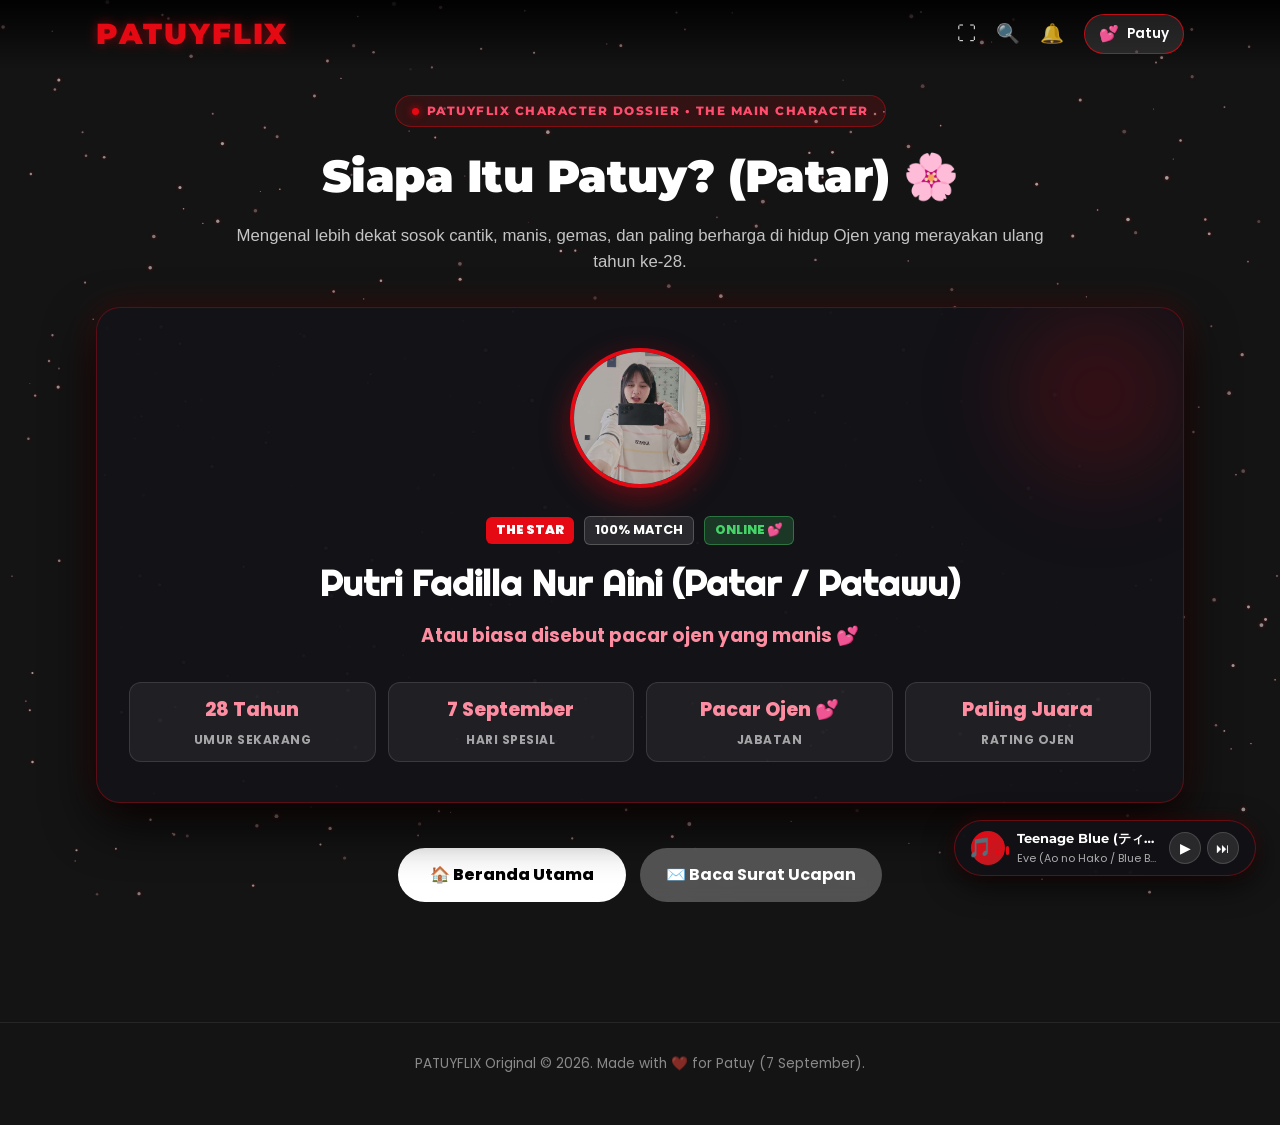
<file: profile.html>
<!DOCTYPE html>
<html lang="id">
<head>
    <meta charset="UTF-8">
    <meta name="viewport" content="width=device-width, initial-scale=1.0">
    <title>PATUYFLIX — Profil Patuy 💕</title>
    <meta name="description" content="Profil resmi Patuy (Patar) di PATUYFLIX - Karakter utama perayaan ulang tahun ke-28.">
    <!-- Google Fonts -->
    <link rel="preconnect" href="https://fonts.googleapis.com">
    <link rel="preconnect" href="https://fonts.gstatic.com" crossorigin>
    <link href="https://fonts.googleapis.com/css2?family=Montserrat:wght@400;600;700;800;900&family=Poppins:ital,wght@0,300;0,400;0,500;0,600;0,700;1,300&family=Righteous&display=swap" rel="stylesheet">
    <link rel="stylesheet" href="css/style.css">
    <style>
        .profile-hero-card {
            background: rgba(18, 18, 24, 0.95);
            border: 1px solid rgba(229, 9, 20, 0.35);
            border-radius: 24px;
            padding: 40px 32px;
            box-shadow: 0 20px 50px rgba(0, 0, 0, 0.9), 0 0 35px rgba(229, 9, 20, 0.2);
            position: relative;
            overflow: hidden;
        }

        .profile-avatar-large {
            width: 140px;
            height: 140px;
            border-radius: 50%;
            border: 4px solid #e50914;
            object-fit: cover;
            box-shadow: 0 10px 30px rgba(229, 9, 20, 0.4);
            flex-shrink: 0;
        }

        .bio-stat-chip {
            background: rgba(255, 255, 255, 0.06);
            border: 1px solid rgba(255, 255, 255, 0.12);
            border-radius: 12px;
            padding: 12px 18px;
            display: flex;
            flex-direction: column;
            align-items: center;
            gap: 4px;
            flex: 1;
            min-width: 120px;
        }

        .bio-stat-val {
            font-size: 1.2rem;
            font-weight: 800;
            color: #ff8da1;
        }

        .bio-stat-lbl {
            font-size: 0.75rem;
            color: rgba(255, 255, 255, 0.6);
            text-transform: uppercase;
            font-weight: 700;
            letter-spacing: 0.5px;
        }

        .fact-card {
            background: rgba(255, 255, 255, 0.04);
            border: 1px solid rgba(255, 255, 255, 0.08);
            border-radius: 16px;
            padding: 18px 20px;
            display: flex;
            align-items: flex-start;
            gap: 14px;
            text-align: left;
        }

        .fact-icon {
            font-size: 1.8rem;
            flex-shrink: 0;
        }

        .fact-title {
            font-weight: 800;
            font-size: 1rem;
            color: #ffffff;
            margin-bottom: 4px;
        }

        .fact-desc {
            font-size: 0.88rem;
            color: rgba(255, 255, 255, 0.75);
            line-height: 1.5;
            margin: 0;
        }
    </style>
</head>
<body class="netflix-theme">
    <!-- Starry Background Canvas -->
    <canvas id="starry-canvas"></canvas>

    <!-- Netflix Top Navigation Header -->
    <header class="netflix-header" id="netflix-header">
        <div class="header-left">
            <a href="index.html" class="netflix-logo">PATUYFLIX</a>
        </div>
        <div class="header-right">
            <span class="nav-icon fullscreen-toggle-btn" id="nav-fullscreen-btn" title="Mode Layar Penuh">⛶</span>
            <span class="nav-icon" title="Cari Cinta">🔍</span>
            <span class="nav-icon" title="Notifikasi Ulang Tahun">🔔</span>
            <a href="profile.html" class="profile-badge" style="text-decoration: none; border: 1px solid rgba(229, 9, 20, 0.8);">
                <span class="profile-avatar">💕</span>
                <span class="profile-name">Patuy</span>
            </a>
        </div>
    </header>

    <!-- Main Container -->
    <main class="app-container netflix-gallery-page" style="max-width: 960px; margin: 0 auto; padding: 100px 20px 60px 20px;">
        
        <!-- Header Title Section -->
        <section class="netflix-gallery-header text-center" style="text-align: center; margin-bottom: 32px;">
            <div class="netflix-brand-badge-pill" style="margin: 0 auto 14px auto;">
                <span class="n-pill-dot"></span>
                <span class="n-pill-text">PATUYFLIX CHARACTER DOSSIER • THE MAIN CHARACTER</span>
            </div>
            <h1 class="netflix-gallery-title" style="font-size: clamp(2rem, 4vw, 2.8rem); margin-bottom: 10px;">Siapa Itu Patuy? (Patar) 🌸</h1>
            <p class="netflix-gallery-subtitle" style="margin: 0 auto; color: rgba(255, 255, 255, 0.75); font-size: 1.05rem;">
                Mengenal lebih dekat sosok cantik, manis, gemas, dan paling berharga di hidup Ojen yang merayakan ulang tahun ke-28.
            </p>
        </section>

        <!-- Profile Card -->
        <section style="width: 100%;">
            <div class="profile-hero-card">
                
                <!-- Accent Backdrop Glow -->
                <div style="position: absolute; top: -40px; right: -40px; width: 250px; height: 250px; background: radial-gradient(circle, rgba(229,9,20,0.25) 0%, transparent 70%); pointer-events: none; filter: blur(40px);"></div>

                <div style="display: flex; flex-direction: column; align-items: center; gap: 28px; text-align: center;">
                    <img src="assets/images/IMG-20250321-WA0003.jpg" alt="Patuy" class="profile-avatar-large">
                    
                    <div style="display: flex; flex-direction: column; gap: 10px; align-items: center;">
                        <div style="display: flex; align-items: center; gap: 10px; flex-wrap: wrap; justify-content: center;">
                            <span style="background: #e50914; color: #fff; padding: 3px 10px; border-radius: 6px; font-weight: 900; font-size: 0.8rem;">THE STAR</span>
                            <span style="background: rgba(255,255,255,0.1); border: 1px solid rgba(255,255,255,0.2); color: #fff; padding: 3px 10px; border-radius: 6px; font-weight: 700; font-size: 0.8rem;">100% MATCH</span>
                            <span style="background: rgba(70, 211, 105, 0.2); color: #46d369; border: 1px solid rgba(70, 211, 105, 0.4); padding: 3px 10px; border-radius: 6px; font-weight: 800; font-size: 0.8rem;">ONLINE 💕</span>
                        </div>

                        <h2 style="font-size: 2.2rem; font-weight: 900; color: #ffffff; margin: 0; font-family: 'Righteous', 'Montserrat', sans-serif;">
                            Putri Fadilla Nur Aini (Patar / Patawu)
                        </h2>
                        <p style="color: #ff8da1; font-size: 1.15rem; font-weight: 700; margin: 0;">
                            Atau biasa disebut pacar ojen yang manis 💕
                        </p>
                    </div>
                </div>

                <!-- Stats Bar Grid -->
                <div style="display: flex; gap: 12px; margin-top: 32px; flex-wrap: wrap; justify-content: center;">
                    <div class="bio-stat-chip">
                        <span class="bio-stat-val">28 Tahun</span>
                        <span class="bio-stat-lbl">Umur Sekarang</span>
                    </div>
                    <div class="bio-stat-chip">
                        <span class="bio-stat-val">7 September</span>
                        <span class="bio-stat-lbl">Hari Spesial</span>
                    </div>
                    <div class="bio-stat-chip">
                        <span class="bio-stat-val">Pacar Ojen 💕</span>
                        <span class="bio-stat-lbl">Jabatan</span>
                    </div>
                    <div class="bio-stat-chip">
                        <span class="bio-stat-val">Paling Juara</span>
                        <span class="bio-stat-lbl">Rating Ojen</span>
                    </div>
                </div>

            </div>
        </section>

        <!-- Navigation Buttons -->
        <div class="text-center" style="margin-top: 45px; display: flex; justify-content: center; gap: 14px; flex-wrap: wrap;">
            <a href="index.html" class="n-btn n-btn-primary pulse-hero-btn" style="border-radius: 30px; padding: 14px 32px; font-weight: 800; text-decoration: none;">
                🏠 Beranda Utama
            </a>
            <a href="surat.html" class="n-btn n-btn-secondary" style="border-radius: 30px; padding: 14px 26px; font-weight: 700; text-decoration: none; color: #fff;">
                ✉️ Baca Surat Ucapan
            </a>
        </div>

    </main>

    <!-- Footer -->
    <footer class="netflix-footer text-center">
        <p>PATUYFLIX Original &copy; 2026. Made with ❤️ for Patuy (7 September).</p>
    </footer>

    <script src="js/audio-player.js"></script>
    <script src="js/main.js"></script>
    <script src="js/playlist.js"></script>
    <script src="js/spa-router.js"></script>
</body>
</html>
</file>
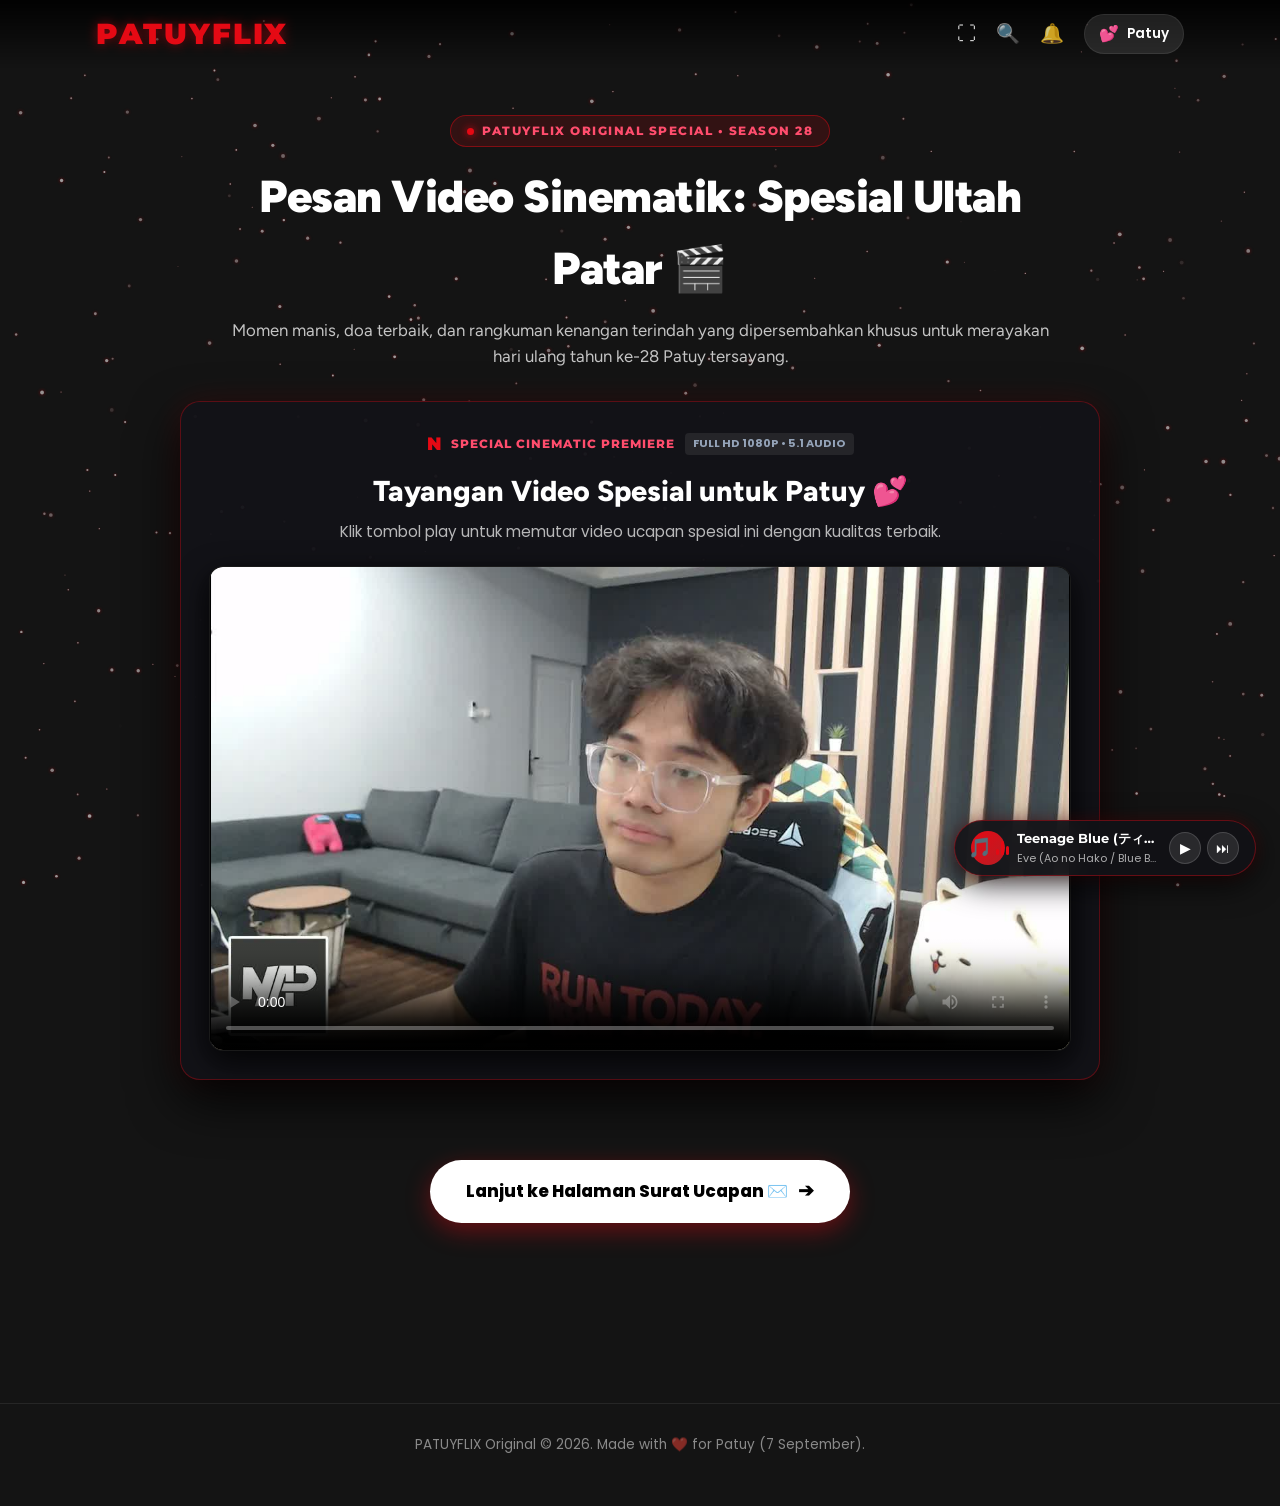
<file: video.html>
<!DOCTYPE html>
<html lang="id">
<head>
    <meta charset="UTF-8">
    <meta name="viewport" content="width=device-width, initial-scale=1.0">
    <title>PATUYFLIX — Pesan Video Sinematik 🎬</title>
    <meta name="description" content="Pesan video sinematik spesial perayaan ulang tahun ke-28 Patuy.">
    <!-- Google Fonts -->
    <link rel="preconnect" href="https://fonts.googleapis.com">
    <link rel="preconnect" href="https://fonts.gstatic.com" crossorigin>
    <link href="https://fonts.googleapis.com/css2?family=Montserrat:wght@400;600;700;800;900&family=Figtree:wght@400;500;600;700;800;900&family=Poppins:ital,wght@0,300;0,400;0,500;0,600;0,700;1,300&display=swap" rel="stylesheet">
    <link rel="stylesheet" href="css/style.css">
</head>
<body class="netflix-theme">
    <!-- Starry Background Canvas -->
    <canvas id="starry-canvas"></canvas>

    <!-- Netflix Top Navigation Header -->
    <header class="netflix-header" id="netflix-header">
        <div class="header-left">
            <a href="index.html" class="netflix-logo">PATUYFLIX</a>
        </div>
        <div class="header-right">
            <span class="nav-icon fullscreen-toggle-btn" id="nav-fullscreen-btn" title="Mode Layar Penuh">⛶</span>
            <span class="nav-icon" title="Cari Cinta">🔍</span>
            <span class="nav-icon" title="Notifikasi Ulang Tahun">🔔</span>
            <a href="profile.html" class="profile-badge" style="text-decoration: none; cursor: pointer;">
                <span class="profile-avatar">💕</span>
                <span class="profile-name">Patuy</span>
            </a>
        </div>
    </header>

    <!-- Main Container -->
    <main class="app-container netflix-gallery-page" style="max-width: 1040px; margin: 0 auto; padding: 100px 20px 60px 20px;">
        
        <!-- Video Message Section (Cinematic Netflix Feature) -->
        <section id="video-section" class="netflix-row-section margin-top-lg" style="width: 100%; display: flex; flex-direction: column; align-items: center;">
            <div class="netflix-gallery-header text-center" style="text-align: center; margin-bottom: 32px; max-width: 820px;">
                <div class="netflix-brand-badge-pill" style="margin: 0 auto 14px auto;">
                    <span class="n-pill-dot"></span>
                    <span class="n-pill-text">PATUYFLIX ORIGINAL SPECIAL • SEASON 28</span>
                </div>
                <h1 class="netflix-gallery-title" style="font-size: clamp(2rem, 4vw, 2.8rem); margin-bottom: 12px;">Pesan Video Sinematik: Spesial Ultah Patar 🎬</h1>
                <p class="netflix-gallery-subtitle" style="margin: 0 auto; color: rgba(255, 255, 255, 0.75); font-size: 1.05rem;">Momen manis, doa terbaik, dan rangkuman kenangan terindah yang dipersembahkan khusus untuk merayakan hari ulang tahun ke-28 Patuy tersayang.</p>
            </div>

            <div class="netflix-feature-card" style="max-width: 920px; width: 100%; margin: 0 auto; padding: 28px; background: rgba(18, 18, 24, 0.95); border: 1px solid rgba(229, 9, 20, 0.35); border-radius: 20px; box-shadow: 0 20px 50px rgba(0, 0, 0, 0.9), 0 0 30px rgba(229, 9, 20, 0.15);">
                <div class="feature-card-header text-center" style="text-align: center; margin-bottom: 22px;">
                    <div class="feature-badge-row" style="justify-content: center; margin-bottom: 10px;">
                        <span class="n-red-logo">N</span>
                        <span class="feature-tag">SPECIAL CINEMATIC PREMIERE</span>
                        <span class="feature-quality">FULL HD 1080P • 5.1 AUDIO</span>
                    </div>
                    <h2 class="feature-title" style="font-size: 1.8rem; margin-bottom: 6px;">Tayangan Video Spesial untuk Patuy 💕</h2>
                    <p class="feature-desc" style="color: rgba(255, 255, 255, 0.7);">Klik tombol play untuk memutar video ucapan spesial ini dengan kualitas terbaik.</p>
                </div>
                
                <div class="video-container netflix-video-frame" style="position: relative; width: 100%; aspect-ratio: 16 / 9; max-height: 520px; margin: 0 auto; background: #000; border-radius: 14px; overflow: hidden; display: flex; align-items: center; justify-content: center; box-shadow: 0 10px 30px rgba(0, 0, 0, 0.8);">
                    <video id="birthday-video" controls poster="assets/video/patar-yt-thumbnail.jpg" style="width: 100%; height: 100%; object-fit: contain; background: #000; border-radius: 12px;">
                        <source src="assets/video/birthday-video.mp4" type="video/mp4">
                        Browser Anda tidak mendukung pemutar video.
                    </video>
                </div>
            </div>
        </section>

        <div class="gallery-next-cta text-center" style="margin-top: 45px; margin-bottom: 60px;">
            <a href="surat.html" class="n-btn n-btn-primary pulse-hero-btn" style="padding: 16px 36px; font-size: 1.05rem; font-weight: 800; border-radius: 35px; text-decoration: none;">
                <span>Lanjut ke Halaman Surat Ucapan ✉️</span>
                <span class="cta-arrow" style="font-size: 1.2rem;">➔</span>
            </a>
        </div>

    </main>

    <!-- Footer -->
    <footer class="netflix-footer text-center">
        <p>PATUYFLIX Original &copy; 2026. Made with ❤️ for Patuy (7 September).</p>
    </footer>

    <script src="js/audio-player.js"></script>
    <script src="js/main.js"></script>
    <script src="js/playlist.js"></script>
    <script src="js/spa-router.js"></script>
    <script>
        document.addEventListener('DOMContentLoaded', () => {
            const video = document.getElementById('birthday-video');
            if (video) {
                video.addEventListener('play', () => {
                    if (window.GlobalMusic && window.GlobalMusic.isPlaying) {
                        window.GlobalMusic.pause();
                    }
                });
            }
        });
    </script>
</body>
</html>
</file>
<file: css/style.css>
/* ==========================================================================
   PATUYFLIX — Minimalist & Modern Netflix Theme CSS
   Target: Patuy 💕 (7 September 2026)
   ========================================================================== */

:root {
    --netflix-red: #E50914;
    --netflix-red-hover: #b80710;
    --netflix-black: #141414;
    --netflix-dark: #0a0a0c;
    --netflix-card-bg: rgba(22, 22, 26, 0.85);
    --netflix-card-border: rgba(255, 255, 255, 0.08);
    --text-main: #ffffff;
    --text-muted: #aaaaaa;
    --accent-gold: #fbbf24;
    --accent-pink: #e879f9;
    --font-heading: 'Montserrat', sans-serif;
    --font-body: 'Poppins', sans-serif;
}

* {
    box-sizing: border-box;
    margin: 0;
    padding: 0;
}

html {
    scroll-behavior: smooth;
}

body.netflix-theme {
    background-color: var(--netflix-black);
    color: var(--text-main);
    font-family: var(--font-body);
    overflow-x: hidden;
    line-height: 1.6;
}

/* Starry Canvas Background */
#starry-canvas {
    position: fixed;
    top: 0;
    left: 0;
    width: 100vw;
    height: 100vh;
    z-index: 0;
    pointer-events: none;
    opacity: 0.6;
}

/* App Container (Subpages) */
.app-container {
    position: relative;
    z-index: 1;
    width: 100vw;
    max-width: 100vw;
    margin: 0;
    padding: 95px 7.5% 60px 7.5%;
    box-sizing: border-box;
}

/* Home App Container (100% Fullscreen Edge-to-Edge) */
.home-main-container {
    width: 100vw;
    max-width: 100vw;
    margin: 0;
    padding: 0;
    position: relative;
    z-index: 1;
    overflow-x: hidden;
}

/* ==========================================================================
   NETFLIX TOP NAVIGATION HEADER
   ========================================================================== */
.netflix-header {
    position: fixed;
    top: 0;
    left: 0;
    right: 0;
    height: 68px;
    padding: 0 7.5%;
    display: flex;
    align-items: center;
    justify-content: space-between;
    z-index: 1000;
    background: linear-gradient(180deg, rgba(0,0,0,0.85) 0%, rgba(0,0,0,0.4) 60%, transparent 100%);
    transition: background 0.4s ease;
}

.header-left {
    display: flex;
    align-items: center;
    gap: 30px;
}

.netflix-logo {
    font-family: var(--font-heading);
    font-size: 1.8rem;
    font-weight: 900;
    color: var(--netflix-red);
    text-decoration: none;
    letter-spacing: 2px;
    text-shadow: 0 0 12px rgba(229, 9, 20, 0.5);
    transition: transform 0.3s ease;
}

.netflix-logo:hover {
    transform: scale(1.05);
}

.netflix-nav-links {
    display: flex;
    align-items: center;
    gap: 18px;
    flex-wrap: nowrap;
}

.netflix-nav-links a {
    color: var(--text-muted);
    text-decoration: none;
    font-size: 0.9rem;
    font-weight: 500;
    transition: color 0.3s ease, transform 0.2s ease;
    white-space: nowrap;
    display: inline-flex;
    align-items: center;
    gap: 5px;
}

.netflix-nav-links a:hover,
.netflix-nav-links a.active {
    color: var(--text-main);
    font-weight: 600;
}

.header-right {
    display: flex;
    align-items: center;
    gap: 20px;
}

.nav-icon {
    font-size: 1.2rem;
    cursor: pointer;
    opacity: 0.8;
    transition: opacity 0.3s ease;
}

.nav-icon:hover {
    opacity: 1;
}

.profile-badge,
.profile-badge:visited,
.profile-badge:hover,
.profile-badge:active {
    display: flex;
    align-items: center;
    gap: 8px;
    background: rgba(255, 255, 255, 0.1);
    padding: 6px 14px;
    border-radius: 20px;
    border: 1px solid var(--netflix-card-border);
    cursor: pointer;
    color: #ffffff !important;
    text-decoration: none !important;
    transition: all 0.2s ease;
}

.profile-badge:hover {
    background: rgba(255, 255, 255, 0.2);
    border-color: rgba(255, 255, 255, 0.4);
}

.profile-avatar {
    font-size: 1rem;
}

.profile-name {
    font-size: 0.85rem;
    font-weight: 600;
    color: #ffffff !important;
}

/* ==========================================================================
   NETFLIX HERO BANNER (100% Fullscreen Edge-to-Edge)
   ========================================================================== */
.netflix-hero {
    position: relative;
    width: 100vw;
    min-height: auto;
    display: flex;
    flex-direction: column;
    justify-content: flex-start;
    padding: 95px 0 12px 0;
    margin: 0;
    border-radius: 0;
    overflow: visible;
}

.hero-backdrop {
    position: absolute;
    top: 0;
    left: 0;
    right: 0;
    bottom: 0;
    width: 100vw;
    height: 100%;
    min-height: 100%;
    background-image: url('../assets/images/hero-banner.jpg');
    background-size: cover;
    background-position: right 18% center;
    background-repeat: no-repeat;
    border-radius: 0;
    z-index: 1;
}

.hero-vignette {
    position: absolute;
    top: 0;
    left: 0;
    right: 0;
    bottom: 0;
    width: 100vw;
    height: 100%;
    min-height: 100%;
    background: 
        linear-gradient(to right, #141414 0%, rgba(20, 20, 20, 0.95) 30%, rgba(20, 20, 20, 0.68) 48%, rgba(20, 20, 20, 0.15) 72%, transparent 100%),
        linear-gradient(to top, #141414 0%, rgba(20, 20, 20, 0.95) 15%, rgba(20, 20, 20, 0.5) 40%, transparent 65%),
        linear-gradient(to bottom, rgba(0, 0, 0, 0.75) 0%, transparent 15%);
    pointer-events: none;
    border-radius: 0;
    z-index: 2;
}

.hero-content {
    position: relative;
    z-index: 3;
    max-width: 620px;
    padding: 0 0 0 7.5%;
    margin: 0;
}

.justify-center {
    justify-content: center;
}

.centered-hero-content {
    max-width: 900px;
    margin: 0 auto;
}

/* ==========================================================================
   MODERN FROSTED GLASS HUD COUNTDOWN (2026 LUXURY - FLOATING BOTTOM RIGHT)
   ========================================================================== */
.modern-hud-countdown {
    position: fixed;
    right: 28px;
    bottom: 28px;
    z-index: 9999;
    background: rgba(15, 15, 20, 0.82);
    backdrop-filter: blur(20px);
    -webkit-backdrop-filter: blur(20px);
    border: 1px solid rgba(255, 255, 255, 0.16);
    border-radius: 16px;
    padding: 12px 20px 14px 20px;
    width: fit-content;
    box-shadow: 0 16px 40px rgba(0, 0, 0, 0.85), inset 0 1px 0 rgba(255, 255, 255, 0.15);
    transition: all 0.3s cubic-bezier(0.25, 0.8, 0.25, 1);
}

.modern-hud-countdown:hover {
    border-color: rgba(229, 9, 20, 0.7);
    box-shadow: 0 20px 50px rgba(0, 0, 0, 0.95), 0 0 30px rgba(229, 9, 20, 0.4);
    transform: translateY(-4px) scale(1.02);
}

.hud-header {
    display: flex;
    align-items: center;
    gap: 8px;
    margin-bottom: 8px;
}

.hud-live-dot {
    width: 6px;
    height: 6px;
    border-radius: 50%;
    background-color: #e50914;
    box-shadow: 0 0 8px #e50914;
    animation: live-pulse 1.5s infinite;
}

@keyframes live-pulse {
    0%, 100% { opacity: 1; transform: scale(1); }
    50% { opacity: 0.4; transform: scale(0.8); }
}

.hud-label {
    font-family: var(--font-heading);
    font-size: 0.65rem;
    font-weight: 800;
    letter-spacing: 2px;
    color: rgba(255, 255, 255, 0.7);
    text-transform: uppercase;
}

.hud-timer-strip {
    display: flex;
    align-items: center;
    gap: 12px;
}

.hud-unit {
    display: flex;
    flex-direction: column;
    align-items: center;
    min-width: 44px;
}

.hud-val {
    font-family: var(--font-heading);
    font-size: 2.1rem;
    font-weight: 900;
    line-height: 1;
    color: #ffffff;
    letter-spacing: -0.5px;
    text-shadow: 0 2px 10px rgba(255, 255, 255, 0.4);
}

.hud-tag {
    font-family: var(--font-heading);
    font-size: 0.58rem;
    font-weight: 800;
    letter-spacing: 1.5px;
    color: rgba(255, 255, 255, 0.5);
    margin-top: 4px;
    text-transform: uppercase;
}

.hud-colon {
    font-family: var(--font-heading);
    font-size: 1.4rem;
    font-weight: 800;
    color: #e50914;
    margin-top: -8px;
    opacity: 0.85;
    animation: blink-colon 1.5s infinite;
}

@keyframes blink-colon {
    0%, 100% { opacity: 1; }
    50% { opacity: 0.3; }
}

@media (max-width: 768px) {
    .modern-hud-countdown {
        position: relative;
        right: auto;
        bottom: auto;
        margin: 20px 0 0 5%;
        padding: 10px 16px;
    }
    .hud-val {
        font-size: 1.6rem;
    }
    .hud-unit {
        min-width: 36px;
    }
    .hud-timer-strip {
        gap: 8px;
    }
}

.centered-synopsis {
    margin: 0 auto 32px;
    max-width: 700px;
}

.netflix-tag-line {
    display: flex;
    align-items: center;
    gap: 10px;
    margin-bottom: 12px;
}

.n-logo-badge {
    background: var(--netflix-red);
    color: #fff;
    font-weight: 900;
    font-size: 1rem;
    width: 26px;
    height: 26px;
    display: inline-flex;
    align-items: center;
    justify-content: center;
    border-radius: 4px;
    box-shadow: 0 0 10px rgba(229, 9, 20, 0.6);
}

.original-tag {
    font-size: 0.85rem;
    font-weight: 700;
    letter-spacing: 3px;
    color: #e5e5e5;
}

/* Playful & Attractive Cinematic Hero Title */
.hero-title {
    margin-bottom: 16px;
}

.playful-title {
    font-family: 'Lilita One', 'Fredoka', cursive, sans-serif;
    line-height: 0.95;
    display: flex;
    flex-direction: column;
    gap: 2px;
}

.title-word-patuy {
    font-family: 'Lilita One', cursive, sans-serif;
    font-size: 4.5rem;
    background: linear-gradient(135deg, #ffffff 30%, #ffd1dc 75%, #ff9ebb 100%);
    -webkit-background-clip: text;
    -webkit-text-fill-color: transparent;
    filter: drop-shadow(0 4px 14px rgba(0, 0, 0, 0.9)) drop-shadow(0 0 25px rgba(229, 9, 20, 0.35));
    letter-spacing: 1.5px;
}

.title-word-special {
    font-family: 'Righteous', 'Lilita One', cursive, sans-serif;
    font-size: 3.1rem;
    letter-spacing: 2.5px;
    background: linear-gradient(90deg, #ff416c 0%, #ff4b2b 45%, #ffb703 100%);
    -webkit-background-clip: text;
    -webkit-text-fill-color: transparent;
    filter: drop-shadow(0 3px 12px rgba(0, 0, 0, 0.9));
    display: inline-flex;
    align-items: center;
    gap: 8px;
}

.title-sparkle {
    -webkit-text-fill-color: initial !important;
    font-size: 2.2rem;
    display: inline-block;
    animation: sparkle-bounce 2.5s ease-in-out infinite alternate;
}

@keyframes sparkle-bounce {
    0% { transform: scale(1) rotate(0deg); filter: drop-shadow(0 0 4px #ffd700); }
    100% { transform: scale(1.3) rotate(20deg); filter: drop-shadow(0 0 14px #ff4b2b); }
}

@media (max-width: 768px) {
    .title-word-patuy {
        font-size: 3rem;
    }
    .title-word-special {
        font-size: 2rem;
    }
}

.hero-meta-row {
    display: flex;
    align-items: center;
    flex-wrap: wrap;
    gap: 10px;
    margin-bottom: 16px;
}

.meta-dot {
    color: rgba(255, 255, 255, 0.35);
    font-size: 0.8rem;
}
    color: #ffffff;
    font-size: 0.95rem;
    text-shadow: 0 1px 4px rgba(0, 0, 0, 0.9);
}

.match-badge {
    color: #46d369;
    font-weight: 700;
}

.meta-tag {
    color: var(--text-muted);
}

.quality-badge {
    border: 1px solid rgba(255, 255, 255, 0.4);
    padding: 1px 6px;
    border-radius: 3px;
    font-size: 0.75rem;
    font-weight: 600;
    color: #e5e5e5;
}

.hero-synopsis {
    font-size: 0.98rem;
    color: #d2d2d2;
    margin-bottom: 22px;
    line-height: 1.6;
    max-width: 520px;
    text-shadow: 0 1px 4px rgba(0, 0, 0, 0.9);
}

.hero-buttons {
    display: flex;
    align-items: center;
    gap: 14px;
    margin-bottom: 24px;
}

/* Netflix Buttons */
.n-btn {
    display: inline-flex;
    align-items: center;
    justify-content: center;
    gap: 10px;
    padding: 14px 28px;
    font-size: 1rem;
    font-weight: 700;
    border-radius: 8px;
    cursor: pointer;
    border: none;
    transition: all 0.3s cubic-bezier(0.25, 0.8, 0.25, 1);
    text-decoration: none;
}

.pulse-hero-btn {
    animation: btn-pulse 2s infinite;
}

@keyframes btn-pulse {
    0% { box-shadow: 0 0 0 0 rgba(255, 255, 255, 0.6); }
    70% { box-shadow: 0 0 0 16px rgba(255, 255, 255, 0); }
    100% { box-shadow: 0 0 0 0 rgba(255, 255, 255, 0); }
}

.n-btn-primary {
    background-color: var(--text-main);
    color: #000;
}

.n-btn-primary:hover {
    background-color: rgba(255, 255, 255, 0.85);
    transform: translateY(-2px);
    box-shadow: 0 8px 20px rgba(255, 255, 255, 0.2);
}

.n-btn-secondary {
    background-color: rgba(109, 109, 110, 0.7);
    color: #fff;
    backdrop-filter: blur(8px);
}

.n-btn-secondary:hover {
    background-color: rgba(109, 109, 110, 0.4);
    transform: translateY(-2px);
}

.btn-icon-symbol {
    font-size: 1.1rem;
}

/* Netflix Countdown Card inside Hero */
.netflix-countdown-card {
    background: var(--netflix-card-bg);
    border: 1px solid var(--netflix-card-border);
    border-radius: 16px;
    padding: 20px 24px;
    max-width: 480px;
    backdrop-filter: blur(16px);
    box-shadow: 0 10px 30px rgba(0, 0, 0, 0.5);
}

.countdown-header {
    font-size: 0.8rem;
    font-weight: 700;
    letter-spacing: 1.5px;
    color: var(--netflix-red);
    margin-bottom: 12px;
}

.live-dot {
    animation: pulse-dot 1.5s infinite;
}

@keyframes pulse-dot {
    0%, 100% { opacity: 1; }
    50% { opacity: 0.3; }
}

.countdown-container {
    display: flex;
    align-items: center;
    gap: 12px;
    margin-bottom: 8px;
}

.time-box {
    background: rgba(0, 0, 0, 0.4);
    border: 1px solid rgba(255, 255, 255, 0.1);
    border-radius: 8px;
    padding: 8px 14px;
    text-align: center;
    flex: 1;
}

.time-value {
    font-family: var(--font-heading);
    font-size: 1.5rem;
    font-weight: 800;
    color: var(--text-main);
    display: block;
}

.time-label {
    font-size: 0.65rem;
    color: var(--text-muted);
    letter-spacing: 1px;
}

.colon {
    font-size: 1.2rem;
    font-weight: bold;
    color: var(--netflix-red);
}

.status-msg {
    font-size: 0.8rem;
    color: var(--accent-pink);
    margin-top: 4px;
}

/* ==========================================================================
   NETFLIX BROWSE ROW: POPULAR ON NETFLIX
   ========================================================================== */
.netflix-row-section {
    width: 100vw;
    max-width: 100vw;
    padding: 0 7.5% 35px 7.5%;
    margin-top: 24px;
    margin-bottom: 45px;
    position: relative;
    z-index: 10;
}

.coming-week-header {
    display: flex;
    align-items: center;
    gap: 12px;
    margin-bottom: 18px;
}

.coming-week-header .row-title {
    font-family: var(--font-heading);
    font-size: 1.5rem;
    font-weight: 800;
    color: #ffffff;
    margin: 0;
    letter-spacing: 0.5px;
}

.row-badge-pill {
    background: rgba(229, 9, 20, 0.18);
    border: 1px solid rgba(229, 9, 20, 0.5);
    color: #ff4d58;
    font-size: 0.75rem;
    font-weight: 700;
    padding: 3px 12px;
    border-radius: 20px;
}

.netflix-coming-week-row {
    display: flex;
    flex-direction: row;
    align-items: stretch;
    gap: 16px;
    overflow-x: auto;
    padding: 10px 4px 20px 4px;
    scroll-behavior: smooth;
    scrollbar-width: thin;
    scrollbar-color: rgba(229, 9, 20, 0.5) rgba(0, 0, 0, 0.3);
}

.netflix-coming-week-row::-webkit-scrollbar {
    height: 6px;
}

.netflix-coming-week-row::-webkit-scrollbar-track {
    background: rgba(0, 0, 0, 0.3);
    border-radius: 3px;
}

.netflix-coming-week-row::-webkit-scrollbar-thumb {
    background: rgba(229, 9, 20, 0.5);
    border-radius: 3px;
}

.netflix-show-card {
    flex: 0 0 250px;
    width: 250px;
    height: 140px;
    background: #18181c;
    border-radius: 4px;
    overflow: hidden;
    text-decoration: none;
    display: flex;
    flex-direction: column;
    transition: transform 0.3s cubic-bezier(0.25, 0.8, 0.25, 1), box-shadow 0.3s ease, border-color 0.3s ease;
    border: 1px solid transparent;
    box-shadow: 0 4px 15px rgba(0, 0, 0, 0.7);
    position: relative;
}

.netflix-show-card:hover {
    border-color: rgba(255, 255, 255, 0.8);
    transform: scale(1.08);
    box-shadow: 0 12px 30px rgba(0, 0, 0, 0.95), 0 0 15px rgba(255, 255, 255, 0.25);
    z-index: 10;
}

.show-thumb {
    width: 100%;
    height: 100%;
    position: relative;
    padding: 10px 12px;
    display: flex;
    flex-direction: column;
    justify-content: space-between;
    background-size: cover;
    background-position: center;
}

.thumb-surprise {
    background-image: linear-gradient(180deg, rgba(20, 10, 30, 0.25) 0%, rgba(10, 5, 20, 0.88) 100%),
                      url('../assets/images/SNOW_20250316_190509_670.jpg');
    background-size: cover;
    background-position: center;
}

.thumb-gallery {
    background-image: linear-gradient(180deg, rgba(15, 25, 35, 0.25) 0%, rgba(8, 14, 22, 0.88) 100%),
                      url('../assets/images/20250329_174913.jpg');
    background-size: cover;
    background-position: center;
}

.thumb-letter {
    background-image: linear-gradient(180deg, rgba(35, 15, 20, 0.25) 0%, rgba(20, 8, 12, 0.88) 100%),
                      url('../assets/images/IMG-20241228-WA0007-1.jpg');
    background-size: cover;
    background-position: center;
}

.thumb-music {
    background-image: linear-gradient(180deg, rgba(30, 20, 10, 0.25) 0%, rgba(18, 12, 6, 0.88) 100%),
                      url('../assets/images/IMG-20250501-WA0010.jpg');
    background-size: cover;
    background-position: center;
}

.thumb-game {
    background-image: linear-gradient(180deg, rgba(25, 10, 35, 0.25) 0%, rgba(15, 6, 22, 0.88) 100%),
                      url('../assets/images/IMG-20260705-WA0020.jpg');
    background-size: cover;
    background-position: center;
}

.thumb-wordle {
    background-image: linear-gradient(180deg, rgba(10, 35, 25, 0.25) 0%, rgba(6, 22, 16, 0.88) 100%),
                      url('../assets/images/IMG-20251122-WA0021.jpg');
    background-size: cover;
    background-position: center;
}

.thumb-video {
    background-image: linear-gradient(180deg, rgba(20, 20, 35, 0.25) 0%, rgba(10, 10, 22, 0.88) 100%),
                      url('../assets/images/20241228_122939-1.jpg');
    background-size: cover;
    background-position: center;
}

.n-card-badge {
    font-family: var(--font-heading);
    color: var(--netflix-red);
    font-size: 1.35rem;
    font-weight: 900;
    line-height: 1;
    text-shadow: 0 2px 8px rgba(0, 0, 0, 0.9);
}

.show-title-overlay {
    margin-top: auto;
}

.show-name {
    font-family: var(--font-heading);
    font-size: 0.92rem;
    font-weight: 800;
    color: #ffffff;
    line-height: 1.2;
    text-shadow: 0 2px 6px rgba(0, 0, 0, 0.95);
    margin-bottom: 3px;
}

.netflix-episode-badge {
    display: inline-block;
    background-color: #e50914;
    color: #ffffff;
    font-size: 0.6rem;
    font-weight: 800;
    letter-spacing: 0.5px;
    padding: 2px 5px;
    border-radius: 2px;
    text-transform: uppercase;
    box-shadow: 0 2px 4px rgba(0, 0, 0, 0.6);
}

.netflix-card-action {
    background: #141414;
    color: rgba(255, 255, 255, 0.75);
    font-size: 0.8rem;
    font-weight: 700;
    padding: 10px 14px;
    display: flex;
    align-items: center;
    justify-content: center;
    gap: 8px;
    border-top: 1px solid rgba(255, 255, 255, 0.08);
    transition: background 0.2s ease, color 0.2s ease;
}

.netflix-show-card:hover .netflix-card-action {
    background: #ffffff;
    color: #000000;
    font-weight: 800;
}

.action-icon {
    font-size: 0.9rem;
}

.menu-page-card h3 {
    font-family: var(--font-heading);
    font-size: 1.3rem;
    font-weight: 700;
    margin-bottom: 8px;
    color: #ffffff;
}

.menu-page-card p {
    font-size: 0.88rem;
    color: var(--text-muted);
    line-height: 1.5;
}

.margin-top-lg {
    margin-top: 40px;
}

.netflix-row-badge {
    display: inline-block;
    font-size: 0.75rem;
    letter-spacing: 2px;
    color: var(--netflix-red);
    background: rgba(229, 9, 20, 0.1);
    border: 1px solid rgba(229, 9, 20, 0.3);
    padding: 4px 12px;
    border-radius: 20px;
    margin-bottom: 14px;
    font-weight: 600;
}

/* Polaroid Grid (LDR Memories Row - Style Foto Miring) */
.polaroid-grid {
    display: grid;
    grid-template-columns: repeat(auto-fit, minmax(280px, 1fr));
    gap: 24px;
}

.polaroid-card {
    background: #1c1c22;
    border: 1px solid var(--netflix-card-border);
    border-radius: 14px;
    padding: 20px;
    text-align: center;
    transition: transform 0.35s cubic-bezier(0.25, 0.8, 0.25, 1), box-shadow 0.3s ease;
    cursor: pointer;
}

.polaroid-card:nth-child(odd) {
    transform: rotate(-2.5deg);
}

.polaroid-card:nth-child(even) {
    transform: rotate(2deg);
}

.polaroid-card:nth-child(3n) {
    transform: rotate(-1.5deg);
}

.polaroid-card:hover {
    transform: rotate(0deg) translateY(-8px) scale(1.04) !important;
    box-shadow: 0 16px 35px rgba(229, 9, 20, 0.3);
    border-color: var(--netflix-red);
}

/* AyuSharma Style Interactive Magic Birthday Overlay */
.magic-overlay {
    position: fixed;
    top: 0;
    left: 0;
    right: 0;
    bottom: 0;
    background: rgba(10, 10, 14, 0.96);
    backdrop-filter: blur(24px);
    -webkit-backdrop-filter: blur(24px);
    z-index: 4000;
    display: flex;
    align-items: center;
    justify-content: center;
    padding: 20px;
    transition: background 1s ease;
}

.magic-overlay.lights-on {
    background: radial-gradient(circle, rgba(60, 20, 50, 0.95) 0%, rgba(10, 10, 14, 0.98) 100%);
}

.magic-card {
    background: rgba(22, 22, 28, 0.88);
    border: 1px solid rgba(255, 255, 255, 0.1);
    border-radius: 24px;
    padding: 40px 30px;
    max-width: 600px;
    width: 100%;
    box-shadow: 0 20px 60px rgba(0, 0, 0, 0.8);
    position: relative;
    z-index: 2;
}

.hidden-element {
    display: none !important;
}

/* Birthday Banner Letters */
.magic-banner {
    font-family: var(--font-heading);
    font-size: 1.8rem;
    font-weight: 900;
    margin-bottom: 20px;
}

.b-letter {
    display: inline-block;
    color: #fff;
    text-shadow: 0 0 10px rgba(232, 121, 249, 0.8);
    animation: bounce-letter 1.5s infinite alternate;
}

.b-letter:nth-child(even) { color: #fbbf24; animation-delay: 0.2s; }
.b-letter:nth-child(3n) { color: #38bdf8; animation-delay: 0.4s; }
.b-letter:nth-child(5n) { color: #E50914; animation-delay: 0.6s; }

@keyframes bounce-letter {
    0% { transform: translateY(0); }
    100% { transform: translateY(-8px); }
}

/* Birthday Cake CSS Visual */
.magic-cake-wrapper {
    margin: 20px auto;
    display: flex;
    justify-content: center;
}

.magic-cake {
    position: relative;
    width: 140px;
    height: 100px;
}

.cake-top {
    position: absolute;
    top: 30px;
    left: 10px;
    right: 10px;
    height: 35px;
    background: #e879f9;
    border-radius: 10px 10px 0 0;
    border-bottom: 4px solid #fbbf24;
}

.cake-bottom {
    position: absolute;
    bottom: 0;
    left: 0;
    right: 0;
    height: 40px;
    background: #c084fc;
    border-radius: 0 0 12px 12px;
}

.magic-cake .cake-candle {
    position: absolute;
    top: 5px;
    left: 50%;
    transform: translateX(-50%);
    width: 12px;
    height: 28px;
    background: #fbbf24;
    border-radius: 4px;
}

.magic-cake .candle-flame {
    position: absolute;
    top: -16px;
    left: 50%;
    transform: translateX(-50%);
    width: 12px;
    height: 18px;
    background: radial-gradient(circle, #ffe600 0%, #ff5500 70%);
    border-radius: 50% 50% 20% 20%;
    box-shadow: 0 0 15px #ff5500;
    animation: flame-flicker 0.6s infinite alternate;
}

@keyframes flame-flicker {
    0% { transform: translateX(-50%) scale(1); }
    100% { transform: translateX(-50%) scale(1.15) rotate(2deg); }
}

/* Floating Decorator Balloons */
.magic-balloon-container {
    position: absolute;
    top: 0;
    left: 0;
    right: 0;
    bottom: 0;
    pointer-events: none;
    overflow: hidden;
    z-index: 1;
}

.magic-floating-balloon {
    position: absolute;
    font-size: 3rem;
    animation: magic-float-up 6s linear forwards;
}

@keyframes magic-float-up {
    0% { transform: translateY(100vh) rotate(0deg); opacity: 1; }
    100% { transform: translateY(-20vh) rotate(20deg); opacity: 0.8; }
}

.magic-step-title {
    font-family: var(--font-heading);
    font-size: 1.4rem;
    color: #ffffff;
    margin-bottom: 8px;
}

.magic-step-sub {
    font-size: 0.95rem;
    color: var(--text-muted);
}

/* Balloon Pop Transition Overlay (Step 2 Rancangan) */
.balloon-pop-overlay {
    position: fixed;
    top: 0;
    left: 0;
    right: 0;
    bottom: 0;
    background: rgba(10, 10, 14, 0.95);
    backdrop-filter: blur(20px);
    -webkit-backdrop-filter: blur(20px);
    z-index: 3000;
    display: flex;
    align-items: center;
    justify-content: center;
    padding: 20px;
}

.hidden-overlay {
    display: none !important;
}

.balloon-container {
    display: flex;
    flex-wrap: wrap;
    justify-content: center;
    gap: 20px;
    margin: 30px 0;
    max-width: 500px;
}

.balloon-item {
    font-size: 3.5rem;
    cursor: pointer;
    animation: balloon-float 3s ease-in-out infinite alternate;
    transition: transform 0.2s ease, opacity 0.3s ease;
    user-select: none;
}

.balloon-item:hover {
    transform: scale(1.25) rotate(5deg);
}

.balloon-item.popped {
    animation: pop-anim 0.3s ease forwards;
    pointer-events: none;
}

@keyframes balloon-float {
    0% { transform: translateY(0px); }
    100% { transform: translateY(-15px); }
}

@keyframes pop-anim {
    0% { transform: scale(1.2); opacity: 1; }
    50% { transform: scale(1.6); opacity: 0.5; }
    100% { transform: scale(0); opacity: 0; }
}

.pop-title {
    font-family: var(--font-heading);
    font-size: 2.2rem;
    color: var(--netflix-red);
    text-shadow: 0 0 20px rgba(229, 9, 20, 0.6);
}

.pop-subtitle {
    font-size: 1.05rem;
    color: var(--accent-gold);
    margin-top: 8px;
}

.polaroid-card:hover {
    transform: translateY(-6px) scale(1.02);
    box-shadow: 0 12px 30px rgba(229, 9, 20, 0.25);
    border-color: var(--netflix-red);
}

.polaroid-img {
    font-size: 3.2rem;
    margin-bottom: 12px;
}

.polaroid-caption {
    font-weight: 700;
    font-size: 1rem;
    color: var(--text-main);
    margin-bottom: 4px;
}

.polaroid-subcaption {
    font-size: 0.82rem;
    color: var(--text-muted);
}

/* Music Player Styling */
.player-container {
    display: flex;
    flex-direction: column;
    align-items: center;
    gap: 16px;
    max-width: 500px;
    margin: 0 auto;
}

.album-art {
    width: 110px;
    height: 110px;
    border-radius: 50%;
    background: radial-gradient(circle, var(--netflix-red), #330005);
    display: flex;
    align-items: center;
    justify-content: center;
    font-size: 2.5rem;
    box-shadow: 0 0 25px rgba(229, 9, 20, 0.6);
    animation: rotate-art 20s linear infinite paused;
}

.album-art.playing {
    animation-play-state: running;
}

@keyframes rotate-art {
    from { transform: rotate(0deg); }
    to { transform: rotate(360deg); }
}

.track-time-container {
    width: 100%;
    display: flex;
    align-items: center;
    gap: 12px;
    font-size: 0.8rem;
    color: var(--text-muted);
}

.progress-bar-bg {
    flex: 1;
    height: 6px;
    background: rgba(255, 255, 255, 0.1);
    border-radius: 3px;
    overflow: hidden;
    cursor: pointer;
}

.progress-bar-fill {
    width: 0%;
    height: 100%;
    background: var(--netflix-red);
    border-radius: 3px;
    transition: width 0.1s linear;
}

.player-controls {
    display: flex;
    align-items: center;
    gap: 20px;
}

.btn-icon {
    background: none;
    border: none;
    color: var(--text-main);
    font-size: 1.4rem;
    cursor: pointer;
    transition: transform 0.2s ease, color 0.2s ease;
}

.btn-icon:hover {
    color: var(--netflix-red);
    transform: scale(1.15);
}

.play-main {
    font-size: 2rem;
    background: var(--netflix-red);
    color: #fff;
    width: 54px;
    height: 54px;
    border-radius: 50%;
    display: flex;
    align-items: center;
    justify-content: center;
    box-shadow: 0 4px 15px rgba(229, 9, 20, 0.5);
}

.play-main:hover {
    background: var(--netflix-red-hover);
    transform: scale(1.08);
}

/* LDR Map Container */
.ldr-map-container {
    position: relative;
    height: 160px;
    margin: 20px 0;
    display: flex;
    align-items: center;
    justify-content: space-between;
    padding: 0 40px;
    background: rgba(0, 0, 0, 0.4);
    border-radius: 16px;
    border: 1px solid rgba(255, 255, 255, 0.05);
}

.location-pin {
    display: flex;
    flex-direction: column;
    align-items: center;
    gap: 6px;
    z-index: 2;
}

.pin-dot {
    width: 14px;
    height: 14px;
    background: var(--netflix-red);
    border-radius: 50%;
    box-shadow: 0 0 12px var(--netflix-red);
}

.pin-pulse-wave {
    position: absolute;
    width: 30px;
    height: 30px;
    border: 2px solid var(--netflix-red);
    border-radius: 50%;
    animation: pulse-ring 2s infinite;
}

@keyframes pulse-ring {
    0% { transform: scale(0.5); opacity: 1; }
    100% { transform: scale(1.8); opacity: 0; }
}

.pin-label {
    font-weight: 700;
    font-size: 0.9rem;
    color: var(--text-main);
}

.flying-love-beam {
    font-size: 1.8rem;
    z-index: 3;
    animation: fly-beam 3s ease-in-out infinite alternate;
}

@keyframes fly-beam {
    0% { transform: translateX(-140px); }
    100% { transform: translateX(140px); }
}

.map-line-svg {
    position: absolute;
    top: 0;
    left: 0;
    width: 100%;
    height: 100%;
    z-index: 1;
}

.distance-counter {
    font-family: var(--font-heading);
    font-size: 2.2rem;
    font-weight: 900;
    color: var(--netflix-red);
    margin-bottom: 8px;
}

.quote-text {
    font-style: italic;
    color: var(--text-muted);
    font-size: 0.95rem;
}

/* Greek Mythology & Facts */
.facts-container {
    display: grid;
    grid-template-columns: repeat(auto-fit, minmax(260px, 1fr));
    gap: 16px;
    margin-top: 20px;
}

.fact-box {
    background: rgba(0, 0, 0, 0.4);
    border: 1px solid var(--netflix-card-border);
    border-radius: 12px;
    padding: 16px;
    display: flex;
    gap: 14px;
    align-items: flex-start;
}

.fact-icon {
    font-size: 2rem;
}

.fact-text h4 {
    font-size: 0.95rem;
    color: var(--text-main);
    margin-bottom: 4px;
}

.fact-text p {
    font-size: 0.82rem;
    color: var(--text-muted);
}

.romantic-story-box {
    background: rgba(229, 9, 20, 0.06);
    border-left: 4px solid var(--netflix-red);
    padding: 18px 20px;
    border-radius: 8px;
    margin-top: 20px;
}

.story-badge {
    font-size: 0.8rem;
    font-weight: 700;
    color: var(--netflix-red);
    letter-spacing: 1px;
}

.story-paragraph {
    font-size: 0.9rem;
    color: #e0e0e0;
    line-height: 1.6;
}

/* 3D Envelope Component */
.envelope-wrapper {
    margin: 30px auto;
    width: 260px;
    height: 170px;
    position: relative;
    cursor: pointer;
    perspective: 800px;
}

.envelope {
    width: 100%;
    height: 100%;
    background: #c92a2a;
    border-radius: 12px;
    position: relative;
    box-shadow: 0 10px 25px rgba(0, 0, 0, 0.5);
    transition: transform 0.4s ease;
}

.envelope:hover {
    transform: translateY(-5px);
}

.envelope-flap {
    position: absolute;
    top: 0;
    left: 0;
    border-left: 130px solid transparent;
    border-right: 130px solid transparent;
    border-top: 95px solid #e03131;
    transform-origin: top;
    transition: transform 0.5s ease;
    z-index: 4;
}

.envelope.open .envelope-flap {
    transform: rotateX(180deg);
}

.envelope-pocket {
    position: absolute;
    bottom: 0;
    left: 0;
    border-left: 130px solid #a61e1e;
    border-right: 130px solid #a61e1e;
    border-bottom: 85px solid #c92a2a;
    border-radius: 0 0 12px 12px;
    z-index: 3;
}

.envelope-paper {
    position: absolute;
    top: 15px;
    left: 20px;
    right: 20px;
    background: #fff;
    color: #222;
    padding: 16px;
    border-radius: 8px;
    font-size: 0.85rem;
    font-weight: 600;
    line-height: 1.4;
    transition: transform 0.5s ease;
    z-index: 2;
    box-shadow: 0 4px 10px rgba(0, 0, 0, 0.2);
}

.envelope.open .envelope-paper {
    transform: translateY(-80px);
    z-index: 5;
}

.click-hint {
    font-size: 0.85rem;
    color: var(--accent-pink);
    margin-top: 10px;
}

/* ==========================================================================
   PATUYFLIX Modern Letter & Finale UI
   ========================================================================== */
.netflix-letter-card {
    max-width: 960px;
    width: 100%;
    margin: 0 auto;
    background: rgba(18, 18, 24, 0.95);
    backdrop-filter: blur(16px);
    -webkit-backdrop-filter: blur(16px);
    border: 1px solid rgba(229, 9, 20, 0.35);
    border-radius: 24px;
    padding: 36px 40px;
    box-shadow: 0 25px 60px rgba(0, 0, 0, 0.9), 0 0 35px rgba(229, 9, 20, 0.15);
    position: relative;
    overflow: hidden;
}

.netflix-letter-glow {
    position: absolute;
    top: -120px;
    right: -100px;
    width: 320px;
    height: 320px;
    background: radial-gradient(circle, rgba(229, 9, 20, 0.18) 0%, rgba(229, 9, 20, 0) 70%);
    pointer-events: none;
    z-index: 0;
}

.netflix-letter-header {
    display: flex;
    justify-content: space-between;
    align-items: center;
    border-bottom: 1px solid rgba(255, 255, 255, 0.1);
    padding-bottom: 20px;
    margin-bottom: 28px;
    flex-wrap: wrap;
    gap: 12px;
    position: relative;
    z-index: 1;
}

.netflix-letter-badges {
    display: flex;
    align-items: center;
    gap: 10px;
    flex-wrap: wrap;
}

.letter-n-logo {
    display: inline-flex;
    align-items: center;
    justify-content: center;
    width: 26px;
    height: 26px;
    background: #e50914;
    color: #fff;
    font-weight: 900;
    font-size: 0.9rem;
    border-radius: 4px;
    box-shadow: 0 0 10px rgba(229, 9, 20, 0.5);
}

.letter-top-tag {
    font-size: 0.75rem;
    font-weight: 800;
    letter-spacing: 1.5px;
    color: #e50914;
    text-transform: uppercase;
}

.letter-meta-tag {
    font-size: 0.75rem;
    font-weight: 600;
    color: rgba(255, 255, 255, 0.6);
    background: rgba(255, 255, 255, 0.08);
    padding: 3px 10px;
    border-radius: 4px;
}

.letter-confidential-pill {
    display: inline-flex;
    align-items: center;
    gap: 6px;
    background: rgba(229, 9, 20, 0.15);
    border: 1px solid rgba(229, 9, 20, 0.4);
    color: #ffd1dc;
    font-size: 0.75rem;
    font-weight: 700;
    padding: 4px 12px;
    border-radius: 20px;
}

.netflix-letter-layout {
    display: grid;
    grid-template-columns: 1fr 280px;
    gap: 36px;
    align-items: start;
    position: relative;
    z-index: 1;
}

@media (max-width: 860px) {
    .netflix-letter-layout {
        grid-template-columns: 1fr;
    }
    .netflix-letter-card {
        padding: 24px 20px;
    }
}

.letter-text-side {
    display: flex;
    flex-direction: column;
    gap: 16px;
}

.letter-recipient-bar {
    display: flex;
    align-items: center;
    justify-content: space-between;
    margin-bottom: 4px;
    flex-wrap: wrap;
    gap: 8px;
}

.recipient-title {
    font-size: 1.25rem;
    font-weight: 800;
    color: #fff;
    display: flex;
    align-items: center;
    gap: 8px;
}

.recipient-date {
    font-size: 0.85rem;
    color: rgba(255, 255, 255, 0.5);
    font-weight: 600;
}

.letter-paragraph {
    font-size: 1.02rem;
    line-height: 1.8;
    color: rgba(255, 255, 255, 0.88);
    margin: 0;
    font-weight: 400;
    text-align: justify;
}

.netflix-letter-quote {
    background: linear-gradient(135deg, rgba(229, 9, 20, 0.12), rgba(255, 65, 108, 0.08));
    border-left: 4px solid #e50914;
    border-radius: 0 14px 14px 0;
    padding: 16px 20px;
    margin: 10px 0;
    font-size: 1.1rem;
    font-weight: 700;
    font-style: italic;
    color: #ffd1dc;
    box-shadow: inset 0 0 15px rgba(229, 9, 20, 0.1);
}

.netflix-prayers-grid {
    display: grid;
    grid-template-columns: 1fr 1fr;
    gap: 14px;
    margin: 12px 0;
}

@media (max-width: 580px) {
    .netflix-prayers-grid {
        grid-template-columns: 1fr;
    }
}

.prayer-item {
    background: rgba(255, 255, 255, 0.04);
    border: 1px solid rgba(255, 255, 255, 0.08);
    border-radius: 12px;
    padding: 12px 14px;
    transition: all 0.3s ease;
}

.prayer-item:hover {
    background: rgba(229, 9, 20, 0.1);
    border-color: rgba(229, 9, 20, 0.4);
    transform: translateY(-2px);
}

.prayer-head {
    display: flex;
    align-items: center;
    gap: 8px;
    font-size: 0.92rem;
    font-weight: 700;
    color: #fff;
    margin-bottom: 4px;
}

.prayer-desc {
    font-size: 0.82rem;
    color: rgba(255, 255, 255, 0.7);
    line-height: 1.4;
    margin: 0;
}

.letter-sign-block {
    display: flex;
    justify-content: space-between;
    align-items: flex-end;
    margin-top: 14px;
    padding-top: 18px;
    border-top: 1px solid rgba(255, 255, 255, 0.1);
    flex-wrap: wrap;
    gap: 14px;
}

.sign-left {
    font-size: 0.95rem;
    color: rgba(255, 255, 255, 0.8);
}

.sign-name {
    font-size: 1.15rem;
    font-weight: 800;
    color: #ff416c;
    margin-top: 4px;
}

.letter-stamp-badge {
    display: inline-flex;
    align-items: center;
    gap: 6px;
    border: 1.5px dashed rgba(229, 9, 20, 0.6);
    padding: 6px 14px;
    border-radius: 8px;
    font-size: 0.75rem;
    font-weight: 800;
    letter-spacing: 1px;
    color: #ff416c;
    background: rgba(229, 9, 20, 0.08);
    text-transform: uppercase;
}

.letter-poster-side {
    display: flex;
    flex-direction: column;
    gap: 16px;
}

.netflix-queen-card {
    background: rgba(10, 10, 14, 0.8);
    border: 1px solid rgba(255, 255, 255, 0.12);
    border-radius: 18px;
    overflow: hidden;
    box-shadow: 0 12px 30px rgba(0, 0, 0, 0.6);
    transition: transform 0.3s ease, border-color 0.3s ease;
}

.netflix-queen-card:hover {
    transform: translateY(-4px);
    border-color: rgba(229, 9, 20, 0.5);
}

.queen-img-wrap {
    position: relative;
    width: 100%;
    aspect-ratio: 4 / 5;
    overflow: hidden;
}

.queen-img {
    width: 100%;
    height: 100%;
    object-fit: cover;
    transition: transform 0.5s ease;
}

.netflix-queen-card:hover .queen-img {
    transform: scale(1.04);
}

.queen-badge-overlay {
    position: absolute;
    top: 12px;
    left: 12px;
    background: rgba(0, 0, 0, 0.75);
    backdrop-filter: blur(8px);
    border: 1px solid rgba(255, 215, 0, 0.5);
    color: #ffd700;
    font-size: 0.72rem;
    font-weight: 800;
    padding: 4px 10px;
    border-radius: 20px;
    letter-spacing: 0.5px;
}

.queen-details {
    padding: 16px;
    display: flex;
    flex-direction: column;
    gap: 8px;
}

.queen-title {
    font-size: 1.05rem;
    font-weight: 800;
    color: #fff;
    margin: 0;
}

.queen-meta-row {
    display: flex;
    flex-direction: column;
    gap: 4px;
    font-size: 0.8rem;
    color: rgba(255, 255, 255, 0.65);
}

.queen-meta-item strong {
    color: rgba(255, 255, 255, 0.9);
}

.confetti-trigger-btn {
    width: 100%;
    padding: 12px;
    background: linear-gradient(135deg, #e50914, #ff416c);
    color: #fff;
    font-weight: 800;
    font-size: 0.9rem;
    border: none;
    border-radius: 25px;
    cursor: pointer;
    box-shadow: 0 6px 18px rgba(229, 9, 20, 0.4);
    transition: all 0.3s ease;
    display: inline-flex;
    align-items: center;
    justify-content: center;
    gap: 8px;
}

.confetti-trigger-btn:hover {
    transform: scale(1.03);
    box-shadow: 0 8px 24px rgba(229, 9, 20, 0.6);
}

/* Netflix Games Row Grid */
.games-grid {
    display: grid;
    grid-template-columns: repeat(auto-fit, minmax(320px, 1fr));
    gap: 24px;
}

.game-hud {
    display: flex;
    justify-content: space-around;
    background: rgba(0, 0, 0, 0.5);
    padding: 8px 16px;
    border-radius: 8px;
    font-size: 0.9rem;
    margin: 12px 0;
}

.game-canvas-wrapper canvas {
    background: #101014;
    border: 1px solid var(--netflix-card-border);
    border-radius: 12px;
    max-width: 100%;
}

/* Photo Puzzle Board */
.puzzle-board {
    width: 270px;
    height: 270px;
    margin: 20px auto;
    display: grid;
    grid-template-columns: repeat(3, 1fr);
    grid-template-rows: repeat(3, 1fr);
    gap: 4px;
    background: rgba(0, 0, 0, 0.6);
    border-radius: 8px;
    padding: 4px;
    border: 1px solid var(--netflix-card-border);
}

.puzzle-tile {
    background-color: var(--netflix-red);
    border-radius: 4px;
    display: flex;
    align-items: center;
    justify-content: center;
    font-size: 1.2rem;
    font-weight: bold;
    color: #fff;
    cursor: pointer;
    user-select: none;
    transition: transform 0.2s ease;
}

.puzzle-tile.empty {
    background: transparent;
    cursor: default;
}

/* Netflix Modal Card */
.modal-backdrop {
    position: fixed;
    top: 0;
    left: 0;
    right: 0;
    bottom: 0;
    background: rgba(0, 0, 0, 0.85);
    backdrop-filter: blur(12px);
    z-index: 2000;
    display: flex;
    align-items: center;
    justify-content: center;
    padding: 20px;
}

.netflix-modal-card {
    background: #18181c;
    border: 1px solid var(--netflix-card-border);
    border-radius: 20px;
    max-width: 600px;
    width: 100%;
    padding: 36px;
    position: relative;
    box-shadow: 0 20px 60px rgba(0, 0, 0, 0.8);
}

.modal-close {
    position: absolute;
    top: 16px;
    right: 20px;
    background: none;
    border: none;
    color: #fff;
    font-size: 2rem;
    cursor: pointer;
    opacity: 0.7;
    transition: opacity 0.2s ease;
}

.modal-close:hover {
    opacity: 1;
}

.modal-body {
    max-height: 360px;
    overflow-y: auto;
    margin: 20px 0;
    padding-right: 10px;
    font-size: 0.95rem;
    line-height: 1.8;
    color: #e0e0e0;
}

/* Utilities */
.text-center { text-align: center; }
.text-left { text-align: left; }
.text-right { text-align: right; }
.bold { font-weight: bold; }
.margin-top { margin-top: 20px; }
.hidden { display: none !important; }

.hidden-section {
    display: none !important;
}

/* Footer */
.netflix-footer {
    padding: 40px 20px;
    color: var(--text-muted);
    font-size: 0.82rem;
    border-top: 1px solid var(--netflix-card-border);
    margin-top: 60px;
}

/* Mobile Responsive */
@media (max-width: 768px) {
    .netflix-header {
        padding: 0 20px;
    }

    .netflix-nav-links {
        display: none; /* Mobile menu simplicity */
    }

    .hero-title {
        font-size: 2.5rem;
    }

    .hero-buttons {
        flex-direction: column;
    }

    .n-btn {
        width: 100%;
    }

    .ldr-map-container {
        padding: 0 15px;
    }

    .flying-love-beam {
        font-size: 1.3rem;
    }
}

/* ==========================================================================
   FAAHIM HAPPY BIRTHDAY EXACT ANIMATION SYSTEM (surprise.html)
   eWishWell Modern Luxury Celebration Theme
   ========================================================================== */
.faahim-body {
    overflow: hidden !important;
    height: 100vh;
}

.faahim-body,
.faahim-body.faahim-white-theme {
    background-color: #0b0b0f !important;
    background-image: 
        radial-gradient(at 50% 25%, rgba(229, 9, 20, 0.18) 0px, transparent 60%),
        radial-gradient(at 15% 85%, rgba(244, 63, 94, 0.08) 0px, transparent 50%),
        radial-gradient(at 85% 75%, rgba(251, 191, 36, 0.06) 0px, transparent 50%) !important;
    background-attachment: fixed !important;
    color: #ffffff;
}

/* Subtle Floating Watermark Badge (Replaces Top Header) */
.patuyflix-subtle-badge {
    position: fixed;
    top: 22px;
    left: 26px;
    z-index: 100;
    display: flex;
    align-items: center;
    pointer-events: auto;
}

.subtle-badge-link {
    display: inline-flex;
    align-items: center;
    gap: 8px;
    text-decoration: none;
    background: rgba(20, 20, 28, 0.85);
    backdrop-filter: blur(20px);
    -webkit-backdrop-filter: blur(20px);
    padding: 8px 18px;
    border-radius: 9999px;
    border: 1px solid rgba(255, 255, 255, 0.14);
    box-shadow: 0 8px 30px rgba(0, 0, 0, 0.5), 0 0 15px rgba(229, 9, 20, 0.15);
    transition: all 0.25s cubic-bezier(0.25, 0.8, 0.25, 1);
}

.subtle-badge-link:hover {
    transform: translateY(-2px);
    box-shadow: 0 10px 35px rgba(229, 9, 20, 0.35);
    border-color: rgba(229, 9, 20, 0.5);
}

.badge-popcorn {
    font-size: 1.05rem;
}

.badge-brand {
    font-weight: 900;
    letter-spacing: 1.5px;
    background: linear-gradient(135deg, #e50914, #ff4d6d);
    -webkit-background-clip: text;
    -webkit-text-fill-color: transparent;
    font-size: 0.88rem;
    font-family: 'Montserrat', sans-serif;
}

.badge-divider {
    color: rgba(255, 255, 255, 0.3);
    font-size: 0.8rem;
}

.badge-tag {
    font-size: 0.82rem;
    font-weight: 700;
    color: #cbd5e1;
    letter-spacing: 0.2px;
}

/* Play Music Intro Stage (Modern Glassmorphism) */
.play-music-stage {
    position: fixed;
    top: 0;
    left: 0;
    width: 100vw;
    height: 100vh;
    background: rgba(250, 250, 249, 0.92);
    backdrop-filter: blur(25px);
    z-index: 9999;
    display: flex;
    align-items: center;
    justify-content: center;
    padding: 20px;
    transition: opacity 0.5s ease, transform 0.5s ease;
}

.play-music-stage.stage-hidden {
    opacity: 0;
    transform: scale(0.95);
    pointer-events: none;
}

.music-intro-card.netflix-premiere-card {
    background: rgba(255, 255, 255, 0.92);
    backdrop-filter: blur(28px);
    -webkit-backdrop-filter: blur(28px);
    border-radius: 36px;
    padding: 38px 34px 30px;
    max-width: 530px;
    width: 100%;
    border: 1.5px solid rgba(255, 255, 255, 0.9);
    box-shadow: 0 30px 80px -15px rgba(225, 29, 72, 0.22), 0 0 0 1px rgba(229, 9, 20, 0.1);
    text-align: center;
    display: flex;
    flex-direction: column;
    align-items: center;
    position: relative;
    z-index: 10;
}

.netflix-card-ambient-glow {
    position: absolute;
    width: 580px;
    height: 580px;
    background: radial-gradient(circle, rgba(229, 9, 20, 0.22) 0%, rgba(244, 63, 94, 0.15) 45%, transparent 70%);
    filter: blur(45px);
    pointer-events: none;
    animation: netflixAuraPulse 4s infinite alternate ease-in-out;
    z-index: 5;
}

@keyframes netflixAuraPulse {
    0% { transform: scale(0.95); opacity: 0.7; }
    100% { transform: scale(1.08); opacity: 1; }
}

/* Top Live Broadcast Badge */
.netflix-live-badge {
    display: inline-flex;
    align-items: center;
    gap: 8px;
    background: #0f172a;
    color: #ffffff;
    padding: 6px 16px;
    border-radius: 9999px;
    font-size: 0.72rem;
    font-weight: 800;
    letter-spacing: 1.5px;
    text-transform: uppercase;
    font-family: 'Figtree', sans-serif;
    margin-bottom: 16px;
    box-shadow: 0 4px 14px rgba(15, 23, 42, 0.25);
    border: 1px solid rgba(255, 255, 255, 0.15);
}

.live-dot {
    width: 7px;
    height: 7px;
    border-radius: 50%;
    background: #e50914;
    box-shadow: 0 0 8px #e50914, 0 0 12px rgba(229, 9, 20, 0.6);
}

/* Netflix "P" Monogram Emblem */
.netflix-emblem-wrap {
    display: flex;
    flex-direction: column;
    align-items: center;
    margin-bottom: 8px;
}

.netflix-n-badge {
    width: 52px;
    height: 52px;
    background: linear-gradient(135deg, #e50914 0%, #b91c1c 100%);
    color: #ffffff;
    font-family: 'Montserrat', sans-serif;
    font-size: 2.3rem;
    font-weight: 900;
    border-radius: 14px;
    display: flex;
    align-items: center;
    justify-content: center;
    box-shadow: 0 10px 25px rgba(229, 9, 20, 0.45);
    border: 1.5px solid rgba(255, 255, 255, 0.35);
    line-height: 1;
    margin-bottom: 6px;
    transition: transform 0.3s ease;
}

.netflix-n-badge:hover {
    transform: scale(1.08) rotate(-4deg);
}

.netflix-sparkles-icon {
    font-size: 0.85rem;
    letter-spacing: 4px;
    color: #f59e0b;
}

/* Title & Tagline */
.netflix-card-title {
    font-family: 'Figtree', sans-serif;
    font-size: 2.1rem;
    font-weight: 900;
    color: #0f172a;
    margin: 4px 0 2px;
    letter-spacing: -0.8px;
    line-height: 1.2;
}

.netflix-card-title .title-highlight {
    background: linear-gradient(135deg, #e50914, #f43f5e);
    -webkit-background-clip: text;
    -webkit-text-fill-color: transparent;
    display: inline-block;
}

.netflix-card-tagline {
    font-family: 'Figtree', sans-serif;
    font-size: 0.85rem;
    font-weight: 800;
    color: #e11d48;
    text-transform: uppercase;
    letter-spacing: 1px;
    margin-bottom: 16px;
}

/* Metadata Pills Bar */
.netflix-meta-bar {
    display: flex;
    flex-wrap: wrap;
    justify-content: center;
    align-items: center;
    gap: 6px;
    margin-bottom: 16px;
}

.meta-pill {
    padding: 4px 10px;
    border-radius: 6px;
    font-size: 0.74rem;
    font-weight: 800;
    font-family: 'Figtree', sans-serif;
    letter-spacing: 0.3px;
}

.meta-match {
    background: #dcfce7;
    color: #16a34a;
    border: 1px solid #bbf7d0;
    font-weight: 900;
}

.meta-year,
.meta-age,
.meta-quality,
.meta-audio {
    background: #f1f5f9;
    color: #475569;
    border: 1px solid #e2e8f0;
}

/* Synopsis Card */
.netflix-synopsis-box {
    background: rgba(248, 250, 252, 0.9);
    border-radius: 18px;
    padding: 16px 20px;
    margin-bottom: 22px;
    border: 1px solid rgba(226, 232, 240, 0.9);
    text-align: left;
    box-shadow: inset 0 1px 3px rgba(0,0,0,0.02);
}

.netflix-synopsis-text {
    font-family: 'Figtree', sans-serif;
    font-size: 0.92rem;
    font-weight: 500;
    color: #334155;
    line-height: 1.58;
    margin: 0 0 8px 0;
}

.netflix-secret-hint {
    font-family: 'Figtree', sans-serif;
    font-size: 0.8rem;
    font-weight: 600;
    color: #e11d48;
    display: flex;
    align-items: center;
    gap: 6px;
    border-top: 1px dashed rgba(225, 29, 72, 0.2);
    padding-top: 8px;
}

/* Netflix CTA Play Button */
.netflix-play-btn.play-music-btn {
    background: linear-gradient(135deg, #e50914 0%, #dc2626 50%, #b91c1c 100%) !important;
    color: #ffffff !important;
    border: none !important;
    padding: 16px 40px !important;
    border-radius: 9999px !important;
    font-size: 1.15rem !important;
    font-weight: 900 !important;
    font-family: 'Figtree', sans-serif !important;
    cursor: pointer !important;
    box-shadow: 0 12px 35px rgba(229, 9, 20, 0.45) !important;
    transition: all 0.25s cubic-bezier(0.25, 0.8, 0.25, 1) !important;
    display: inline-flex !important;
    align-items: center !important;
    justify-content: center !important;
    gap: 12px !important;
    white-space: nowrap !important;
    text-shadow: none !important;
    width: auto !important;
    max-width: 100% !important;
}

.netflix-play-btn.play-music-btn:hover {
    background: linear-gradient(135deg, #b91c1c 0%, #991b1b 100%) !important;
    transform: translateY(-3px) scale(1.04) !important;
    box-shadow: 0 16px 45px rgba(229, 9, 20, 0.6) !important;
}

.netflix-play-btn .btn-play-icon {
    font-size: 1.2rem;
    line-height: 1;
}

.netflix-play-btn .btn-play-text {
    font-size: 1.12rem;
    font-weight: 900;
    letter-spacing: 0.3px;
    white-space: nowrap;
}

.netflix-play-btn .btn-play-popcorn {
    font-size: 1.3rem;
    line-height: 1;
}

.netflix-audio-hint {
    font-family: 'Figtree', sans-serif;
    font-size: 0.76rem;
    font-weight: 600;
    color: #64748b;
    margin-top: 14px;
    display: flex;
    align-items: center;
    justify-content: center;
    gap: 6px;
}

/* ==========================================================================
   Netflix VIP Secret Passcode Lock Stage Styles
   ========================================================================== */
.passcode-stage {
    position: fixed;
    top: 0;
    left: 0;
    width: 100vw;
    height: 100vh;
    z-index: 100;
    display: flex;
    align-items: center;
    justify-content: center;
    padding: 20px;
    background: transparent;
    transition: opacity 0.5s ease, transform 0.5s ease;
}

.passcode-stage.stage-hidden {
    opacity: 0;
    transform: scale(0.95);
    pointer-events: none;
}

.music-intro-card.netflix-passcode-card {
    background: rgba(18, 18, 26, 0.94) !important;
    backdrop-filter: blur(32px) !important;
    -webkit-backdrop-filter: blur(32px) !important;
    border-radius: 36px !important;
    padding: 38px 30px 34px !important;
    max-width: 530px !important;
    width: 100% !important;
    border: 1.5px solid rgba(255, 255, 255, 0.2) !important;
    box-shadow: 0 30px 90px -10px rgba(0, 0, 0, 0.9), 0 0 50px rgba(229, 9, 20, 0.35) !important;
    text-align: center !important;
    display: flex !important;
    flex-direction: column !important;
    align-items: center !important;
    position: relative !important;
    z-index: 10 !important;
}

.passcode-lock-icon-wrap {
    margin-bottom: 10px;
}

.passcode-lock-icon {
    font-size: 3.4rem;
    display: inline-block;
    filter: drop-shadow(0 0 25px rgba(251, 191, 36, 0.9));
    animation: lockFloat 3s infinite alternate ease-in-out;
}

@keyframes lockFloat {
    0% { transform: translateY(0); }
    100% { transform: translateY(-6px); }
}

.passcode-title {
    font-family: 'Figtree', sans-serif;
    font-size: 1.85rem;
    font-weight: 900;
    color: #ffffff !important;
    -webkit-text-fill-color: #ffffff !important;
    margin: 6px 0 8px;
    letter-spacing: -0.5px;
    line-height: 1.25;
    text-shadow: 0 2px 20px rgba(0, 0, 0, 0.9), 0 0 30px rgba(255, 77, 109, 0.6);
    word-break: normal;
}

.passcode-name-wrap {
    white-space: nowrap;
    display: inline-block;
}

.passcode-sub {
    font-family: 'Figtree', sans-serif;
    font-size: 1rem;
    font-weight: 500;
    color: #e2e8f0 !important;
    -webkit-text-fill-color: #e2e8f0 !important;
    line-height: 1.6;
    margin: 0 0 24px;
    text-shadow: 0 1px 4px rgba(0, 0, 0, 0.8);
}

.passcode-sub strong {
    color: #ff4d6d !important;
    -webkit-text-fill-color: #ff4d6d !important;
    font-weight: 800;
    text-shadow: 0 0 12px rgba(255, 77, 109, 0.5);
}

.passcode-pin-row {
    display: flex;
    justify-content: center;
    align-items: center;
    gap: 14px;
    margin-bottom: 14px;
}

.pin-box {
    width: 60px;
    height: 68px;
    border-radius: 18px;
    border: 2px solid rgba(255, 255, 255, 0.25);
    background: rgba(255, 255, 255, 0.08);
    font-size: 2.4rem;
    font-weight: 900;
    text-align: center;
    color: #ffffff !important;
    -webkit-text-fill-color: #ffffff !important;
    font-family: 'Figtree', sans-serif;
    box-shadow: 0 4px 16px rgba(0, 0, 0, 0.4);
    outline: none;
    transition: all 0.2s cubic-bezier(0.25, 0.8, 0.25, 1);
    -webkit-text-security: disc;
}

.pin-box:focus {
    border-color: #ff4d6d;
    background: rgba(255, 77, 109, 0.2);
    box-shadow: 0 0 0 4px rgba(255, 77, 109, 0.35), 0 0 30px rgba(229, 9, 20, 0.7);
    transform: scale(1.08);
}

.pin-box.filled {
    background: rgba(255, 77, 109, 0.18);
    border-color: #ff4d6d;
    color: #ffffff !important;
}

.pin-box.pin-error {
    border-color: #ef4444 !important;
    background: rgba(239, 68, 68, 0.25) !important;
    color: #fca5a5 !important;
    animation: pinShake 0.4s ease;
    box-shadow: 0 0 25px rgba(239, 68, 68, 0.7) !important;
}

@keyframes pinShake {
    0%, 100% { transform: translateX(0); }
    20%, 60% { transform: translateX(-8px); }
    40%, 80% { transform: translateX(8px); }
}

.pin-box.pin-success {
    border-color: #22c55e !important;
    background: rgba(34, 197, 94, 0.25) !important;
    color: #86efac !important;
    transform: scale(1.08);
    box-shadow: 0 0 30px rgba(34, 197, 94, 0.8) !important;
}

.passcode-feedback {
    min-height: 24px;
    font-size: 0.95rem;
    font-weight: 700;
    font-family: 'Figtree', sans-serif;
    margin-bottom: 12px;
    transition: all 0.3s ease;
}

.passcode-feedback.text-error {
    color: #f87171 !important;
    text-shadow: 0 0 12px rgba(239, 68, 68, 0.6);
}

.passcode-feedback.text-success {
    color: #4ade80 !important;
    text-shadow: 0 0 12px rgba(34, 197, 94, 0.6);
}

.passcode-hint-box {
    margin-bottom: 12px;
}

.passcode-hint-trigger {
    background: none;
    border: none;
    color: #fbbf24 !important;
    font-weight: 700;
    font-size: 0.92rem;
    font-family: 'Figtree', sans-serif;
    cursor: pointer;
    display: inline-flex;
    align-items: center;
    gap: 6px;
    transition: color 0.2s ease, transform 0.2s ease;
    text-shadow: 0 0 10px rgba(251, 191, 36, 0.4);
}

.passcode-hint-trigger:hover {
    color: #fde047 !important;
    transform: scale(1.05);
}

.passcode-hint-content {
    margin-top: 10px;
    font-size: 0.88rem;
    color: #fef08a !important;
    background: rgba(251, 191, 36, 0.12);
    padding: 10px 18px;
    border-radius: 9999px;
    border: 1px dashed rgba(251, 191, 36, 0.5);
    font-family: 'Figtree', sans-serif;
    box-shadow: 0 4px 15px rgba(0, 0, 0, 0.3);
}

.faahim-body {
    background: radial-gradient(circle at 50% 35%, #1e131d 0%, #121218 55%, #08080c 100%);
    color: #ffffff;
    min-height: 100vh;
    overflow-x: hidden;
    position: relative;
}

.faahim-main-wrapper {
    width: 100vw;
    height: 100vh;
    display: flex;
    align-items: center;
    justify-content: center;
    position: relative;
    overflow: hidden;
    background: transparent;
}

.faahim-stage-container {
    height: 100vh;
    width: 100vw;
    max-width: 1000px;
    margin: 0 auto;
    text-align: center;
    visibility: hidden;
    position: relative;
    overflow: hidden;
    font-family: 'Figtree', sans-serif;
    user-select: none;
    -webkit-user-select: none;
}

/* ==========================================================================
   NETFLIX VIDEO PLAYER ENGINE (FULLSCREEN THEATER EXPERIENCE)
   ========================================================================== */
.netflix-player-bg-backdrop {
    position: fixed;
    top: 0;
    left: 0;
    width: 100vw;
    height: 100vh;
    z-index: 0;
    overflow: hidden;
    pointer-events: none;
    opacity: 0;
    visibility: hidden;
    transition: opacity 0.6s ease;
}

.netflix-player-bg-backdrop.player-hud-visible {
    opacity: 1;
    visibility: visible;
}

.netflix-player-bg-img {
    position: absolute;
    top: -5%;
    left: -5%;
    width: 110%;
    height: 110%;
    background-size: cover;
    background-position: center 25%;
    background-repeat: no-repeat;
    filter: blur(10px) brightness(0.24) saturate(1.1);
    transform: translate3d(0, 0, 0);
    will-change: opacity;
    backface-visibility: hidden;
    -webkit-backface-visibility: hidden;
}

.netflix-player-bg-overlay {
    position: absolute;
    top: 0;
    left: 0;
    width: 100%;
    height: 100%;
    background: 
        radial-gradient(circle at 50% 50%, rgba(5, 5, 8, 0.75) 0%, rgba(10, 10, 15, 0.88) 60%, rgba(5, 5, 8, 0.96) 100%),
        linear-gradient(180deg, rgba(0, 0, 0, 0.85) 0%, transparent 25%, transparent 75%, rgba(0, 0, 0, 0.95) 100%);
}

/* Netflix Video Player Top HUD Header */
.netflix-player-top-hud {
    position: fixed;
    top: 0;
    left: 0;
    right: 0;
    height: 72px;
    padding: 0 36px;
    display: flex;
    align-items: center;
    justify-content: space-between;
    background: linear-gradient(180deg, rgba(0, 0, 0, 0.88) 0%, rgba(0, 0, 0, 0.45) 65%, transparent 100%);
    z-index: 90;
    pointer-events: none;
    font-family: 'Figtree', sans-serif;
    user-select: none;
    opacity: 0;
    visibility: hidden;
    transform: translateY(-20px);
    transition: opacity 0.5s ease, transform 0.5s ease;
}

.netflix-player-top-hud.player-hud-visible {
    opacity: 1;
    visibility: visible;
    pointer-events: auto;
    transform: translateY(0);
}

.hud-left {
    display: flex;
    align-items: center;
    gap: 16px;
}

.hud-back-btn {
    color: #ffffff;
    display: flex;
    align-items: center;
    justify-content: center;
    width: 38px;
    height: 38px;
    border-radius: 50%;
    background: rgba(255, 255, 255, 0.1);
    backdrop-filter: blur(10px);
    transition: all 0.2s ease;
    text-decoration: none;
}

.hud-back-btn:hover {
    background: rgba(229, 9, 20, 0.85);
    transform: scale(1.08);
}

.hud-title-wrap {
    display: flex;
    flex-direction: column;
}

.hud-series-tag {
    font-size: 0.7rem;
    font-weight: 800;
    letter-spacing: 1.5px;
    color: #e50914;
    text-transform: uppercase;
    font-family: 'Montserrat', sans-serif;
}

.hud-episode-title {
    font-size: 1rem;
    font-weight: 800;
    color: #ffffff;
    letter-spacing: -0.2px;
    margin: 0;
}

.hud-badge-quality {
    font-size: 0.68rem;
    font-weight: 800;
    color: #cbd5e1;
    border: 1px solid rgba(255, 255, 255, 0.25);
    padding: 2px 8px;
    border-radius: 4px;
    background: rgba(0, 0, 0, 0.4);
    letter-spacing: 0.5px;
}

.hud-right {
    display: flex;
    align-items: center;
    gap: 14px;
}

.hud-live-pill {
    display: inline-flex;
    align-items: center;
    gap: 6px;
    background: rgba(229, 9, 20, 0.2);
    border: 1px solid rgba(229, 9, 20, 0.5);
    color: #ff4d6d;
    padding: 4px 12px;
    border-radius: 9999px;
    font-size: 0.72rem;
    font-weight: 800;
    letter-spacing: 1px;
}

.hud-live-dot {
    width: 6px;
    height: 6px;
    border-radius: 50%;
    background: #e50914;
    box-shadow: 0 0 6px #e50914, 0 0 10px rgba(229, 9, 20, 0.6);
}

.hud-audio-pill {
    font-size: 0.72rem;
    font-weight: 700;
    color: #94a3b8;
    background: rgba(255, 255, 255, 0.08);
    padding: 4px 10px;
    border-radius: 6px;
}

/* Netflix Video Player Bottom HUD Controls */
.netflix-player-bottom-hud {
    position: fixed;
    bottom: 0;
    left: 0;
    right: 0;
    padding: 0 36px 20px;
    background: linear-gradient(0deg, rgba(0, 0, 0, 0.92) 0%, rgba(0, 0, 0, 0.5) 60%, transparent 100%);
    z-index: 90;
    pointer-events: none;
    font-family: 'Figtree', sans-serif;
    user-select: none;
    opacity: 0;
    visibility: hidden;
    transform: translateY(20px);
    transition: opacity 0.5s ease, transform 0.5s ease;
}

.netflix-player-bottom-hud.player-hud-visible {
    opacity: 1;
    visibility: visible;
    pointer-events: auto;
    transform: translateY(0);
}

.netflix-hud-scrubber-wrap {
    width: 100%;
    padding: 8px 0 12px;
    cursor: pointer;
}

.netflix-hud-scrubber-track {
    width: 100%;
    height: 5px;
    background: rgba(255, 255, 255, 0.2);
    border-radius: 4px;
    position: relative;
    transition: height 0.15s ease;
}

.netflix-hud-scrubber-wrap:hover .netflix-hud-scrubber-track {
    height: 8px;
}

.netflix-hud-scrubber-fill {
    height: 100%;
    background: linear-gradient(90deg, #e50914, #ff4d6d);
    border-radius: 4px;
    box-shadow: 0 0 10px rgba(229, 9, 20, 0.8);
    position: relative;
    transition: width 0.4s ease;
}

.netflix-hud-scrubber-handle {
    position: absolute;
    right: -6px;
    top: 50%;
    transform: translateY(-50%) scale(0);
    width: 14px;
    height: 14px;
    border-radius: 50%;
    background: #e50914;
    box-shadow: 0 0 8px rgba(0, 0, 0, 0.8);
    transition: transform 0.15s ease;
}

.netflix-hud-scrubber-wrap:hover .netflix-hud-scrubber-handle {
    transform: translateY(-50%) scale(1);
}

.netflix-hud-controls-row {
    display: flex;
    align-items: center;
    justify-content: space-between;
}

.hud-controls-left {
    display: flex;
    align-items: center;
    gap: 16px;
}

.hud-btn {
    background: none;
    border: none;
    color: #ffffff;
    font-size: 1.15rem;
    font-weight: 700;
    cursor: pointer;
    opacity: 0.85;
    transition: all 0.2s ease;
    display: inline-flex;
    align-items: center;
    justify-content: center;
    padding: 6px;
    font-family: 'Figtree', sans-serif;
}

.hud-btn:hover {
    opacity: 1;
    transform: scale(1.15);
    color: #e50914;
}

.hud-play-btn {
    font-size: 1.35rem;
}

.hud-time-display {
    font-size: 0.82rem;
    font-weight: 700;
    color: #cbd5e1;
    margin-left: 6px;
    letter-spacing: 0.5px;
}

.hud-time-divider {
    margin: 0 4px;
    opacity: 0.5;
}

.hud-controls-right {
    display: flex;
    align-items: center;
    gap: 12px;
}

.hud-btn-tag {
    font-size: 0.72rem;
    font-weight: 700;
    color: #cbd5e1;
    background: rgba(255, 255, 255, 0.1);
    padding: 4px 10px;
    border-radius: 6px;
    border: 1px solid rgba(255, 255, 255, 0.12);
}

.faahim-stage-container {
    height: 100vh;
    width: 100vw;
    max-width: 1200px;
    margin: 0 auto;
    text-align: center;
    visibility: hidden;
    position: relative;
    overflow: hidden;
    font-family: 'Figtree', sans-serif;
    user-select: none;
    -webkit-user-select: none;
    display: flex;
    align-items: center;
    justify-content: center;
    z-index: 10;
}

.faahim-stage-container > div:not(.seven):not(.eight):not(#ayush-stage) {
    position: absolute;
    top: 0;
    left: 0;
    right: 0;
    bottom: 0;
    margin: auto;
    display: flex;
    flex-direction: column;
    align-items: center;
    justify-content: center;
    width: 100%;
    max-width: 900px;
    height: 100%;
    pointer-events: none;
    user-select: none;
    opacity: 0;
    visibility: hidden;
    transform-origin: center center;
}

.faahim-stage-container p,
.faahim-stage-container h1,
.faahim-stage-container h2,
.faahim-stage-container h3,
.faahim-stage-container h5,
.faahim-stage-container span,
.faahim-stage-container strong {
    pointer-events: none;
    user-select: none;
    cursor: default;
}

.faahim-stage-container div.six {
    position: absolute;
    top: 0;
    left: 0;
    right: 0;
    bottom: 0;
    margin: auto;
    z-index: 10;
    display: flex;
    flex-direction: column;
    align-items: center;
    justify-content: center;
    width: 100%;
    max-width: 900px;
    height: 100%;
}

.faahim-stage-container div.seven {
    width: 100vw;
    height: 100vh;
    position: fixed;
    top: 0;
    left: 0;
    pointer-events: none;
    visibility: hidden;
    z-index: 12;
}

.faahim-stage-container div.eight {
    width: 100vw;
    height: 100vh;
    position: fixed;
    top: 0;
    left: 0;
    pointer-events: none;
    visibility: hidden;
    z-index: 2 !important;
}

/* ==========================================================================
   DIRECT CINEMA TITLE SCENES (PURE TYPOGRAPHY OVER BLURRED PHOTO)
   ========================================================================== */
.cinema-title-scene {
    display: flex;
    flex-direction: column;
    align-items: center;
    justify-content: center;
    width: 100%;
    max-width: 920px;
    text-align: center;
    position: relative;
    padding: 20px;
}

.cinema-title-scene .cinema-kicker,
.cinema-title-scene .one-title,
.cinema-title-scene .two,
.cinema-title-scene .three-title,
.cinema-title-scene .pc-chat-app-mockup {
    opacity: 0;
}

.cinema-kicker {
    display: inline-flex;
    align-items: center;
    gap: 8px;
    background: rgba(229, 9, 20, 0.16);
    border: 1px solid rgba(229, 9, 20, 0.45);
    color: #ff4d6d;
    padding: 6px 18px;
    border-radius: 9999px;
    font-size: 0.76rem;
    font-weight: 800;
    letter-spacing: 2px;
    text-transform: uppercase;
    font-family: 'Figtree', sans-serif;
    margin-bottom: 22px;
    backdrop-filter: blur(16px);
    -webkit-backdrop-filter: blur(16px);
    box-shadow: 0 0 20px rgba(229, 9, 20, 0.25), 0 4px 15px rgba(0, 0, 0, 0.3);
}

.kicker-dot {
    width: 6px;
    height: 6px;
    border-radius: 50%;
    background: #e50914;
    box-shadow: 0 0 8px #e50914, 0 0 12px rgba(229, 9, 20, 0.6);
}

/* Step 1: Greeting Typography */
.one-title {
    font-size: 5.2rem;
    font-weight: 900;
    color: #ffffff !important;
    -webkit-text-fill-color: #ffffff !important;
    letter-spacing: -2px;
    margin: 0;
    line-height: 1.15;
    text-shadow: 0 4px 20px rgba(0, 0, 0, 1), 0 2px 6px rgba(0, 0, 0, 1), 0 0 50px rgba(0, 0, 0, 0.9);
    display: flex;
    align-items: center;
    justify-content: center;
    gap: 16px;
}

.one-title .greet-lead {
    color: #ffffff !important;
    -webkit-text-fill-color: #ffffff !important;
}

.one-title .greet-name {
    color: #ff4d6d !important;
    -webkit-text-fill-color: #ff4d6d !important;
    text-shadow: 0 4px 25px rgba(0, 0, 0, 1), 0 0 40px rgba(255, 77, 109, 0.85);
    display: inline-block;
}

.two.cinema-subtitle {
    font-size: 1.65rem;
    font-weight: 700;
    color: #ffffff !important;
    -webkit-text-fill-color: #ffffff !important;
    margin-top: 20px;
    text-shadow: 0 2px 12px rgba(0, 0, 0, 0.85);
    letter-spacing: -0.2px;
    background: rgba(255, 255, 255, 0.08);
    backdrop-filter: blur(20px);
    -webkit-backdrop-filter: blur(20px);
    padding: 10px 30px;
    border-radius: 9999px;
    border: 1px solid rgba(255, 255, 255, 0.22);
    display: inline-flex;
    align-items: center;
    gap: 10px;
    box-shadow: 0 8px 32px rgba(0, 0, 0, 0.35), inset 0 1px 0 rgba(255, 255, 255, 0.25), 0 0 20px rgba(255, 77, 109, 0.2);
}

/* Step 2: Birthday Text Typography */
.three-title {
    font-size: 4.2rem;
    font-weight: 900;
    letter-spacing: -1.5px;
    margin: 0 auto;
    font-family: 'Figtree', sans-serif;
    line-height: 1.25;
    max-width: 880px;
    display: flex;
    flex-direction: column;
    align-items: center;
    gap: 12px;
    text-align: center;
}

.three-text {
    color: #ffffff !important;
    -webkit-text-fill-color: #ffffff !important;
    display: inline-block;
    text-shadow: 0 4px 20px rgba(0, 0, 0, 1), 0 2px 6px rgba(0, 0, 0, 1), 0 0 50px rgba(0, 0, 0, 0.9);
}

.three-age-highlight {
    color: #fbbf24 !important;
    -webkit-text-fill-color: #fbbf24 !important;
    text-shadow: 0 4px 25px rgba(0, 0, 0, 1), 0 0 40px rgba(251, 191, 36, 0.9);
    font-weight: 900;
    display: inline-block;
}

.three-emoji {
    font-size: 3.4rem;
    display: inline-block;
    filter: drop-shadow(0 6px 25px rgba(0, 0, 0, 0.8));
    line-height: 1;
    margin-top: 4px;
}

/* Step 4 - 8: Direct Cinema Title Scenes (Scene 04 to 08) */
.scene-04,
.scene-05,
.scene-06,
.scene-07,
.scene-08 {
    position: absolute;
    top: 0;
    left: 0;
    right: 0;
    bottom: 0;
    margin: auto;
    display: flex;
    flex-direction: column;
    align-items: center;
    justify-content: center;
    width: 100%;
    max-width: 940px;
    height: 100%;
    z-index: 15;
    text-align: center;
}

/* Universal Cinema Scene Typography (Shared by Scenes 01 to 08) */
.scene-title,
.one-title,
.three-title {
    font-size: clamp(2.8rem, 5.8vw, 4.8rem);
    font-weight: 900;
    color: #ffffff !important;
    -webkit-text-fill-color: #ffffff !important;
    letter-spacing: -1.5px;
    margin: 0 auto;
    line-height: 1.2;
    text-shadow: 0 4px 20px rgba(0, 0, 0, 1), 0 2px 6px rgba(0, 0, 0, 1), 0 0 50px rgba(0, 0, 0, 0.9);
    display: flex;
    align-items: center;
    justify-content: center;
    flex-wrap: wrap;
    gap: 14px;
    text-align: center;
    max-width: 900px;
    font-family: 'Figtree', sans-serif;
}

.title-white {
    color: #ffffff !important;
    -webkit-text-fill-color: #ffffff !important;
    display: inline-block;
    text-shadow: 0 4px 20px rgba(0, 0, 0, 1), 0 2px 6px rgba(0, 0, 0, 1), 0 0 50px rgba(0, 0, 0, 0.9);
}

.title-ruby {
    color: #ff4d6d !important;
    -webkit-text-fill-color: #ff4d6d !important;
    text-shadow: 0 4px 25px rgba(0, 0, 0, 1), 0 0 40px rgba(255, 77, 109, 0.95);
    display: inline-block;
    font-weight: 900;
}

.title-gold {
    color: #fbbf24 !important;
    -webkit-text-fill-color: #fbbf24 !important;
    text-shadow: 0 4px 25px rgba(0, 0, 0, 1), 0 0 40px rgba(251, 191, 36, 0.95);
    display: inline-block;
    font-weight: 900;
}

.title-emoji {
    font-size: 1.05em;
    display: inline-block;
    filter: drop-shadow(0 6px 20px rgba(0, 0, 0, 0.8));
    line-height: 1;
}

.title-smiley {
    font-size: 1.1em;
    transform: rotate(90deg);
    display: inline-block;
    filter: drop-shadow(0 0 25px rgba(251, 191, 36, 0.95));
    margin-left: 6px;
}

.scene-so-heading {
    gap: 18px;
}

.title-so {
    font-size: clamp(4.5rem, 10vw, 7.5rem);
    font-weight: 900;
    letter-spacing: 4px;
    font-family: 'Figtree', 'Montserrat', sans-serif;
}

.title-so-dots {
    font-size: clamp(3rem, 7vw, 5.5rem);
    letter-spacing: 4px;
}

.cinema-subtitle {
    font-size: clamp(1.1rem, 2.3vw, 1.65rem);
    font-weight: 700;
    color: #ffffff !important;
    -webkit-text-fill-color: #ffffff !important;
    margin-top: 18px;
    text-shadow: 0 2px 12px rgba(0, 0, 0, 0.85);
    letter-spacing: -0.2px;
    background: rgba(255, 255, 255, 0.08);
    backdrop-filter: blur(20px);
    -webkit-backdrop-filter: blur(20px);
    padding: 8px 26px;
    border-radius: 9999px;
    border: 1px solid rgba(255, 255, 255, 0.22);
    display: inline-flex;
    align-items: center;
    gap: 8px;
    box-shadow: 0 8px 32px rgba(0, 0, 0, 0.35), inset 0 1px 0 rgba(255, 255, 255, 0.25), 0 0 20px rgba(255, 77, 109, 0.2);
}

.sub-sparkle {
    font-size: 1.15em;
    line-height: 1;
}

/* Step 3: Typewriter WhatsApp Desktop / PC Chat App Mockup */
.faahim-stage-container div.four {
    position: absolute;
    top: 0;
    left: 0;
    right: 0;
    bottom: 0;
    margin: auto;
    display: flex;
    flex-direction: column;
    justify-content: center;
    align-items: center;
    width: 100%;
    max-width: 780px;
    height: 100%;
    z-index: 15;
    padding: 0 16px;
    box-sizing: border-box;
}

.pc-chat-app-mockup {
    width: 740px;
    max-width: 100%;
    height: 440px;
    max-height: 65vh;
    background: #111b21;
    border-radius: 16px;
    border: 1px solid rgba(255, 255, 255, 0.15);
    box-shadow: 0 25px 60px -10px rgba(0, 0, 0, 0.8), 0 0 40px rgba(229, 9, 20, 0.25);
    display: flex;
    flex-direction: column;
    overflow: hidden;
    position: relative;
    font-family: 'Figtree', sans-serif;
    backdrop-filter: blur(16px);
    z-index: 2;
}

/* Window Titlebar (macOS / PC Glass style) */
.pc-window-titlebar {
    height: 38px;
    background: #202c33;
    border-bottom: 1px solid rgba(255, 255, 255, 0.08);
    display: flex;
    align-items: center;
    justify-content: space-between;
    padding: 0 14px;
    user-select: none;
    flex-shrink: 0;
}

.pc-window-controls {
    display: flex;
    align-items: center;
    gap: 8px;
    width: 80px;
}

.pc-ctrl {
    width: 11px;
    height: 11px;
    border-radius: 50%;
    display: inline-block;
}

.pc-ctrl-close { background: #ff5f56; }
.pc-ctrl-min { background: #ffbd2e; }
.pc-ctrl-max { background: #27c93f; }

.pc-window-title {
    font-size: 0.82rem;
    font-weight: 600;
    color: #e9edef;
    display: flex;
    align-items: center;
    gap: 6px;
    letter-spacing: 0.2px;
}

.pc-app-icon {
    font-size: 0.9rem;
}

.pc-window-actions {
    display: flex;
    align-items: center;
    justify-content: flex-end;
    width: 140px;
}

.pc-badge-secure {
    font-size: 0.68rem;
    color: #8696a0;
    background: rgba(255, 255, 255, 0.05);
    padding: 3px 8px;
    border-radius: 10px;
    border: 1px solid rgba(255, 255, 255, 0.08);
}

/* Window Body */
.pc-window-body {
    flex: 1;
    display: flex;
    min-height: 0;
    position: relative;
    overflow: hidden;
}

/* Left Sidebar */
.pc-chat-sidebar {
    width: 230px;
    background: #111b21;
    border-right: 1px solid rgba(255, 255, 255, 0.08);
    display: flex;
    flex-direction: column;
    flex-shrink: 0;
}

.pc-sidebar-header {
    padding: 10px;
    border-bottom: 1px solid rgba(255, 255, 255, 0.05);
}

.pc-search-box {
    background: #202c33;
    border-radius: 8px;
    padding: 6px 10px;
    font-size: 0.74rem;
    color: #8696a0;
    display: flex;
    align-items: center;
    gap: 6px;
}

.pc-chat-list {
    flex: 1;
    overflow-y: auto;
    display: flex;
    flex-direction: column;
}

.pc-chat-item {
    display: flex;
    align-items: center;
    gap: 10px;
    padding: 10px 12px;
    border-bottom: 1px solid rgba(255, 255, 255, 0.03);
    cursor: default;
    transition: background 0.2s ease;
}

.pc-chat-item.active {
    background: #2a3942;
}

.pc-chat-item:not(.active):hover {
    background: #182229;
}

.pc-item-avatar {
    width: 38px;
    height: 38px;
    border-radius: 50%;
    position: relative;
    flex-shrink: 0;
    overflow: visible;
}

.pc-item-avatar img {
    width: 100%;
    height: 100%;
    border-radius: 50%;
    object-fit: cover;
}

.pc-avatar-placeholder {
    width: 100%;
    height: 100%;
    border-radius: 50%;
    background: #374151;
    display: flex;
    align-items: center;
    justify-content: center;
    font-size: 1rem;
}

.pc-avatar-placeholder.netflix-red-bg {
    background: #e50914;
}

.pc-online-dot {
    position: absolute;
    bottom: 0;
    right: 0;
    width: 10px;
    height: 10px;
    background: #00a884;
    border: 2px solid #111b21;
    border-radius: 50%;
}

.pc-item-info {
    flex: 1;
    min-width: 0;
    text-align: left;
}

.pc-item-top {
    display: flex;
    justify-content: space-between;
    align-items: center;
    margin-bottom: 2px;
}

.pc-item-name {
    font-size: 0.82rem;
    font-weight: 700;
    color: #e9edef;
    white-space: nowrap;
    overflow: hidden;
    text-overflow: ellipsis;
}

.pc-item-time {
    font-size: 0.65rem;
    color: #8696a0;
}

.pc-item-snippet {
    font-size: 0.72rem;
    color: #25d366;
    white-space: nowrap;
    overflow: hidden;
    text-overflow: ellipsis;
    font-weight: 500;
}

.pc-chat-item:not(.active) .pc-item-snippet {
    color: #8696a0;
    font-weight: 400;
}

/* Right Main Chat Pane */
.pc-chat-main {
    flex: 1;
    display: flex;
    flex-direction: column;
    background: #0b141a;
    position: relative;
    min-width: 0;
}

.pc-main-header {
    height: 52px;
    background: #202c33;
    padding: 0 16px;
    display: flex;
    align-items: center;
    justify-content: space-between;
    border-bottom: 1px solid rgba(255, 255, 255, 0.08);
    flex-shrink: 0;
}

.pc-header-user {
    display: flex;
    align-items: center;
    gap: 10px;
    text-align: left;
}

.pc-header-avatar {
    width: 36px;
    height: 36px;
    position: relative;
    border-radius: 50%;
    flex-shrink: 0;
}

.pc-header-avatar img {
    width: 100%;
    height: 100%;
    border-radius: 50%;
    object-fit: cover;
    border: 1px solid rgba(255, 255, 255, 0.2);
}

.pc-header-details {
    display: flex;
    flex-direction: column;
}

.pc-header-name {
    font-size: 0.92rem;
    font-weight: 800;
    color: #e9edef;
    display: flex;
    align-items: center;
    gap: 4px;
}

.pc-header-status {
    font-size: 0.7rem;
    color: #25d366;
    font-weight: 500;
}

.pc-header-icons {
    display: flex;
    align-items: center;
    gap: 16px;
    font-size: 1rem;
    color: #aebac1;
    cursor: default;
}

.pc-header-icons span {
    opacity: 0.8;
    transition: opacity 0.2s ease;
}

.pc-header-icons span:hover {
    opacity: 1;
}

/* Chat Wallpaper Body */
.wa-chat-body {
    flex: 1;
    background-color: #0b141a;
    background-image: radial-gradient(rgba(255, 255, 255, 0.04) 1px, transparent 1px);
    background-size: 16px 16px;
    position: relative;
    padding: 16px;
    display: flex;
    flex-direction: column;
    justify-content: space-between;
    overflow: hidden;
}

.pc-chat-encrypted-badge {
    align-self: center;
    background: #182229;
    border: 1px solid rgba(255, 255, 255, 0.08);
    color: #ffd279;
    font-size: 0.68rem;
    padding: 6px 14px;
    border-radius: 8px;
    text-align: center;
    max-width: 85%;
    line-height: 1.35;
    box-shadow: 0 2px 4px rgba(0, 0, 0, 0.2);
}

/* WhatsApp Sent Chat Message Bubble */
.wa-chat-bubble {
    position: absolute;
    right: 18px;
    bottom: 18px;
    max-width: 75%;
    background: #005c4b;
    border-radius: 12px 12px 2px 12px;
    padding: 10px 14px 8px 14px;
    box-shadow: 0 3px 8px rgba(0, 0, 0, 0.35);
    text-align: left;
    transform-origin: bottom right;
    visibility: hidden;
    opacity: 0;
    z-index: 5;
}

.wa-bubble-content {
    display: flex;
    flex-direction: column;
}

.wa-bubble-text {
    font-size: 0.92rem;
    color: #e9edef;
    margin: 0;
    line-height: 1.45;
    font-weight: 500;
    font-family: 'Figtree', sans-serif;
    word-break: break-word;
}

.wa-bubble-meta {
    display: flex;
    align-items: center;
    justify-content: flex-end;
    gap: 5px;
    margin-top: 4px;
}

.wa-time {
    font-size: 0.68rem;
    color: rgba(233, 237, 239, 0.6);
    font-weight: 500;
}

.wa-checks {
    display: flex;
    align-items: center;
}

.wa-checks svg {
    display: block;
}

/* PC Bottom Input Dock */
.pc-input-dock {
    padding: 10px 14px;
    background: #202c33;
    display: flex;
    align-items: center;
    gap: 10px;
    border-top: 1px solid rgba(255, 255, 255, 0.08);
    position: relative;
    z-index: 6;
}

.pc-dock-tools {
    display: flex;
    align-items: center;
    gap: 8px;
    font-size: 1.15rem;
    color: #8696a0;
}

.pc-tool-btn {
    cursor: default;
    opacity: 0.85;
    transition: opacity 0.2s;
}

.pc-tool-btn:hover {
    opacity: 1;
}

.wa-input-pill {
    flex: 1;
    background: #2a3942;
    border-radius: 10px;
    padding: 9px 14px;
    display: flex;
    align-items: center;
    min-height: 42px;
    text-align: left;
    overflow: hidden;
    position: relative;
    border: 1px solid rgba(255, 255, 255, 0.06);
}

.hbd-chatbox {
    font-size: 0.92rem;
    color: #e9edef;
    margin: 0;
    line-height: 1.4;
    font-weight: 500;
    font-family: 'Figtree', sans-serif;
    word-break: break-word;
    display: inline;
}

.hbd-chatbox span {
    display: inline;
    opacity: 0;
    visibility: hidden;
}

.wa-cursor {
    font-size: 1rem;
    color: #00a884;
    font-weight: 700;
    margin-left: 2px;
    animation: waBlink 0.7s infinite alternate;
}

@keyframes waBlink {
    0% { opacity: 1; }
    100% { opacity: 0; }
}

.wa-send-btn.fake-btn {
    width: 42px;
    height: 42px;
    border-radius: 50%;
    background: #00a884;
    color: #ffffff;
    display: flex;
    align-items: center;
    justify-content: center;
    flex-shrink: 0;
    box-shadow: 0 3px 12px rgba(0, 168, 132, 0.4);
    cursor: default;
    transition: transform 0.15s ease, background 0.15s ease;
}

@media (max-width: 680px) {
    .pc-chat-sidebar {
        display: none;
    }
    .pc-chat-app-mockup {
        width: 100%;
        height: 380px;
    }
}

.wa-send-btn svg {
    margin-left: 2px;
}



.idea-5 span,
.idea-6 span,
.wish-hbd span {
    display: inline-block;
}

.idea-6 span {
    font-size: 13rem;
    font-weight: 900;
    font-family: 'Figtree', 'Montserrat', sans-serif;
    background: linear-gradient(135deg, #6366f1, #a855f7, #ec4899, #f43f5e);
    -webkit-background-clip: text;
    -webkit-text-fill-color: transparent;
    margin: 0 16px;
    letter-spacing: -3px;
    filter: drop-shadow(0 10px 25px rgba(236, 72, 153, 0.25));
}

.idea-5 span,
.idea-6 span,
.wish-hbd span {
    display: inline-block;
}

.idea-6 span {
    font-size: 13rem;
    font-weight: 900;
    font-family: 'Figtree', 'Montserrat', sans-serif;
    background: linear-gradient(135deg, #6366f1, #a855f7, #ec4899, #f43f5e);
    -webkit-background-clip: text;
    -webkit-text-fill-color: transparent;
    margin: 0 16px;
    letter-spacing: -3px;
    filter: drop-shadow(0 10px 25px rgba(236, 72, 153, 0.25));
}

/* Step 5: Patuy DP + Party Hat Perfectly Sits on Head (Netflix Grand Finale) */
.six {
    position: relative;
    max-width: 900px;
    width: 90%;
    margin: 0 auto;
    text-align: center;
    z-index: 25 !important;
}

.six .patuy-dp-wrapper {
    position: relative;
    display: inline-block;
    width: 220px;
    height: 220px;
    margin: 0 auto;
    z-index: 25;
}

.six .lydia-dp {
    width: 220px;
    height: 220px;
    border-radius: 50%;
    object-fit: cover;
    object-position: center 20%;
    border: 5px solid #ffffff;
    box-shadow: 0 0 0 4px #e50914, 0 15px 45px rgba(229, 9, 20, 0.45), 0 0 80px rgba(0, 0, 0, 0.8);
    display: block;
    position: relative;
    z-index: 20;
}

.dp-netflix-ring {
    position: absolute;
    top: -10px;
    left: -10px;
    right: -10px;
    bottom: -10px;
    border-radius: 50%;
    background: radial-gradient(circle, rgba(229, 9, 20, 0.35) 0%, rgba(229, 9, 20, 0) 70%);
    pointer-events: none;
    z-index: 15;
    animation: netflixAuraPulse 3s infinite alternate ease-in-out;
}

.six .hat {
    position: absolute !important;
    width: 86px !important;
    height: auto !important;
    top: -88px !important;
    right: 6px !important;
    left: auto !important;
    margin: 0 !important;
    transform-origin: bottom center !important;
    transform: rotate(20deg) !important;
    z-index: 30 !important;
    filter: drop-shadow(0 8px 18px rgba(0, 0, 0, 0.45)) !important;
    pointer-events: none !important;
}

.wish {
    position: relative;
    z-index: 25;
    margin-top: 26px;
    text-align: center;
    width: 100%;
}

.wish-hbd {
    position: relative;
    z-index: 25;
    font-family: 'Figtree', sans-serif;
    font-size: 4.6rem;
    font-weight: 900;
    margin: 0;
    letter-spacing: 2px;
    text-transform: uppercase;
    line-height: 1.1;
}

.wish-hbd span {
    display: inline-block;
    position: relative;
    z-index: 25;
    background: linear-gradient(135deg, #ffffff 0%, #ff4d6d 50%, #e50914 100%);
    -webkit-background-clip: text;
    -webkit-text-fill-color: transparent;
    filter: drop-shadow(0 4px 20px rgba(229, 9, 20, 0.6)) drop-shadow(0 2px 4px rgba(0, 0, 0, 0.8));
}

.wish h5 {
    position: relative;
    z-index: 25;
    font-weight: 700;
    font-size: 1.6rem;
    color: #ffffff !important;
    -webkit-text-fill-color: #ffffff !important;
    text-shadow: 0 2px 8px rgba(0, 0, 0, 0.9), 0 0 20px rgba(0, 0, 0, 0.8);
    margin: 16px auto 0;
    max-width: 720px;
    line-height: 1.5;
    letter-spacing: 0.2px;
}

/* Step 7: Background Concentric SVG Circles (.eight) */
.eight {
    position: absolute;
    top: 0;
    left: 0;
    width: 100%;
    height: 100%;
    pointer-events: none;
    z-index: 2 !important;
    overflow: hidden;
}

.eight svg {
    width: 25px;
    position: absolute;
    top: 0;
    left: 0;
    visibility: hidden;
    z-index: 2 !important;
    opacity: 0.5;
}

.eight svg:nth-child(1) { top: 7vh; left: 5vw; fill: #bd6ecf; }
.eight svg:nth-child(2) { top: 23vh; left: 35vw; fill: #7dd175; }
.eight svg:nth-child(3) { top: 33vh; left: 23vw; fill: #349d8b; }
.eight svg:nth-child(4) { top: 43vh; left: 57vw; fill: #347a9d; }
.eight svg:nth-child(5) { top: 68vh; left: 7vw; fill: #c66053; }
.eight svg:nth-child(6) { top: 42vh; left: 77vw; fill: #bfaa40; }
.eight svg:nth-child(7) { top: 68vh; left: 83vw; fill: #e3bae8; }
.eight svg:nth-child(8) { top: 86vh; left: 37vw; fill: #8762cb; }
.eight svg:nth-child(9) { top: 94vh; left: 87vw; fill: #9a90da; }

/* Step 8: Compact Aesthetic Netflix Next Episode Card (.nine) */
.nine,
.faahim-stage-container div.nine {
    position: absolute !important;
    top: 0 !important;
    left: 0 !important;
    right: 0 !important;
    bottom: 0 !important;
    margin: auto !important;
    display: flex !important;
    flex-direction: column !important;
    align-items: center !important;
    justify-content: center !important;
    text-align: center !important;
    width: 100% !important;
    max-width: 580px !important;
    height: 100% !important;
    z-index: 60 !important;
    pointer-events: auto !important;
    padding: 16px !important;
    box-sizing: border-box !important;
}

.netflix-outro-card.netflix-compact-card,
.netflix-outro-card {
    position: relative !important;
    background: rgba(18, 18, 18, 0.96) !important;
    backdrop-filter: blur(24px) !important;
    -webkit-backdrop-filter: blur(24px) !important;
    border: 1px solid rgba(255, 255, 255, 0.16) !important;
    border-radius: 20px !important;
    padding: 22px 24px 18px 24px !important;
    width: 100% !important;
    max-width: 520px !important;
    margin: 0 auto !important;
    box-shadow: 0 20px 60px rgba(0, 0, 0, 0.9), 0 0 40px rgba(229, 9, 20, 0.25) !important;
    text-align: left !important;
    user-select: none !important;
    z-index: 10 !important;
    pointer-events: auto !important;
    box-sizing: border-box !important;
}

.netflix-outro-card * {
    user-select: auto;
}

.netflix-outro-glow {
    position: absolute;
    inset: -10px;
    background: radial-gradient(circle, rgba(229, 9, 20, 0.3) 0%, rgba(0, 0, 0, 0) 70%);
    border-radius: 28px;
    filter: blur(24px);
    pointer-events: none;
    z-index: -1;
    animation: netflixOutroGlowPulse 4s infinite alternate ease-in-out;
}

@keyframes netflixOutroGlowPulse {
    0% { opacity: 0.6; transform: scale(0.98); }
    100% { opacity: 1; transform: scale(1.02); }
}

/* Card Header */
.netflix-outro-top {
    display: flex;
    justify-content: space-between;
    align-items: center;
    padding-bottom: 12px;
    border-bottom: 1px solid rgba(255, 255, 255, 0.08);
}

.netflix-outro-badge {
    display: inline-flex;
    align-items: center;
    gap: 8px;
    font-size: 0.74rem;
    font-weight: 800;
    letter-spacing: 1.5px;
    color: #ffffff;
    text-transform: uppercase;
}

.n-logo-mini {
    background: #e50914;
    color: #ffffff;
    font-weight: 900;
    font-size: 0.82rem;
    width: 20px;
    height: 20px;
    border-radius: 4px;
    display: inline-flex;
    align-items: center;
    justify-content: center;
    box-shadow: 0 2px 6px rgba(229, 9, 20, 0.6);
}

.netflix-outro-auto-badge {
    display: inline-flex;
    align-items: center;
    gap: 6px;
    background: rgba(229, 9, 20, 0.15);
    border: 1px solid rgba(229, 9, 20, 0.4);
    color: #ff4d6d;
    padding: 3px 10px;
    border-radius: 9999px;
    font-size: 0.68rem;
    font-weight: 800;
    letter-spacing: 1px;
    text-transform: uppercase;
}

.pulse-dot {
    width: 5px;
    height: 5px;
    border-radius: 50%;
    background: #e50914;
    box-shadow: 0 0 6px #e50914;
    animation: livePulse 1.5s infinite;
}

/* Preview Row */
.netflix-next-preview-row {
    display: flex;
    gap: 16px;
    align-items: center;
    margin: 16px 0 18px 0;
}

.netflix-next-thumb-wrap {
    width: 140px;
    height: 85px;
    border-radius: 10px;
    overflow: hidden;
    position: relative;
    flex-shrink: 0;
    box-shadow: 0 8px 20px rgba(0, 0, 0, 0.6);
    border: 1px solid rgba(255, 255, 255, 0.18);
}

.netflix-next-thumb-img {
    width: 100%;
    height: 100%;
    object-fit: cover;
    object-position: center;
    transition: transform 0.4s ease;
}

.netflix-next-thumb-wrap:hover .netflix-next-thumb-img {
    transform: scale(1.08);
}

.netflix-thumb-play-overlay {
    position: absolute;
    inset: 0;
    background: rgba(0, 0, 0, 0.35);
    display: flex;
    align-items: center;
    justify-content: center;
}

.thumb-play-icon {
    width: 34px;
    height: 34px;
    border-radius: 50%;
    background: rgba(229, 9, 20, 0.92);
    color: #ffffff;
    display: flex;
    align-items: center;
    justify-content: center;
    font-size: 0.95rem;
    padding-left: 2px;
    box-shadow: 0 3px 10px rgba(0, 0, 0, 0.5), 0 0 12px rgba(229, 9, 20, 0.8);
    transition: transform 0.2s ease, background 0.2s ease;
}

.netflix-next-thumb-wrap:hover .thumb-play-icon {
    transform: scale(1.12);
    background: #e50914;
}

.netflix-thumb-progress-bar {
    position: absolute;
    bottom: 0;
    left: 0;
    right: 0;
    height: 4px;
    background: rgba(255, 255, 255, 0.25);
}

.thumb-progress-fill {
    width: 65%;
    height: 100%;
    background: #e50914;
}

.thumb-dur-badge {
    position: absolute;
    top: 6px;
    right: 6px;
    background: rgba(0, 0, 0, 0.75);
    color: #ffffff;
    font-size: 0.6rem;
    font-weight: 800;
    letter-spacing: 0.5px;
    padding: 2px 6px;
    border-radius: 4px;
    backdrop-filter: blur(6px);
}

/* Episode Details */
.netflix-next-details {
    flex: 1;
    min-width: 0;
}

.netflix-meta-row {
    display: flex;
    align-items: center;
    gap: 6px;
    margin-bottom: 4px;
}

.meta-season {
    font-size: 0.74rem;
    font-weight: 800;
    color: #e50914;
    letter-spacing: 1px;
    text-transform: uppercase;
}

.meta-dot {
    color: #64748b;
    font-size: 0.7rem;
}

.meta-badge {
    border: 1px solid rgba(255, 255, 255, 0.25);
    color: #cbd5e1;
    font-size: 0.62rem;
    font-weight: 700;
    padding: 1px 5px;
    border-radius: 3px;
}

.netflix-next-title {
    font-size: 1.15rem !important;
    font-weight: 800 !important;
    color: #ffffff !important;
    letter-spacing: -0.2px !important;
    margin: 0 0 4px 0 !important;
    line-height: 1.2 !important;
    text-align: left !important;
    -webkit-text-fill-color: #ffffff !important;
}

.netflix-next-synopsis {
    font-size: 0.82rem !important;
    color: #94a3b8 !important;
    line-height: 1.4 !important;
    margin: 0 !important;
    text-align: left !important;
}

/* Single Clean Prominent Hero Button */
.netflix-single-action-wrap {
    width: 100% !important;
    margin-top: 14px !important;
}

.netflix-play-next-hero-btn {
    background: linear-gradient(135deg, #e50914 0%, #b81d24 100%) !important;
    color: #ffffff !important;
    display: flex !important;
    align-items: center !important;
    justify-content: center !important;
    gap: 10px !important;
    padding: 13px 24px !important;
    border-radius: 12px !important;
    font-size: 0.98rem !important;
    font-weight: 800 !important;
    letter-spacing: 0.5px !important;
    text-decoration: none !important;
    width: 100% !important;
    box-sizing: border-box !important;
    box-shadow: 0 8px 25px rgba(229, 9, 20, 0.45) !important;
    transition: all 0.2s cubic-bezier(0.22, 1, 0.36, 1) !important;
    cursor: pointer !important;
    text-transform: uppercase !important;
    animation: heroBtnNetflixPulse 2.2s infinite ease-in-out !important;
}

.netflix-play-next-hero-btn:hover {
    background: linear-gradient(135deg, #f40612 0%, #cc0000 100%) !important;
    transform: translateY(-2px) scale(1.02) !important;
    box-shadow: 0 12px 35px rgba(229, 9, 20, 0.75) !important;
}

.btn-play-icon {
    font-size: 1rem;
    line-height: 1;
}

.btn-play-text {
    flex: 1;
    text-align: center;
}

.btn-play-arrow {
    font-size: 1rem;
    transition: transform 0.2s ease;
}

.netflix-play-next-hero-btn:hover .btn-play-arrow {
    transform: translateX(3px);
}

/* Footer Note */
.netflix-outro-footer-note {
    display: flex;
    align-items: center;
    justify-content: center;
    gap: 6px;
    margin-top: 12px;
    padding-top: 10px;
    border-top: 1px solid rgba(255, 255, 255, 0.06);
    font-size: 0.75rem;
    color: #64748b;
    text-align: center;
}

.outro-heart {
    color: #ff4d6d;
    font-size: 1.1rem;
}

.netflix-outro-footer-note .last-smile {
    color: #fbbf24;
    font-weight: 900;
    font-size: 1.2rem;
    display: inline-block;
    margin: 0;
}

/* Mobile Responsive */
@media (max-width: 768px) {
    .netflix-outro-card {
        padding: 24px 20px;
        border-radius: 20px;
    }
    .netflix-next-preview-row {
        flex-direction: column;
        align-items: flex-start;
        gap: 16px;
        margin: 18px 0;
    }
    .netflix-next-thumb-wrap {
        width: 100%;
        height: 180px;
    }
    .netflix-play-next-hero-btn {
        padding: 16px 20px !important;
        font-size: 0.95rem !important;
        letter-spacing: 0.5px !important;
    }
}

/* eWishWell Dynamic Floating Balloon Engine */
.ewishwell-balloon-stage {
    position: fixed !important;
    top: 0 !important;
    left: 0 !important;
    width: 100vw !important;
    height: 100vh !important;
    pointer-events: none !important;
    z-index: 99999 !important;
    overflow: hidden !important;
    display: block !important;
    visibility: visible !important;
    opacity: 1 !important;
}

.ew-balloon {
    position: absolute !important;
    bottom: -180px !important;
    pointer-events: none !important;
    will-change: transform, opacity !important;
    filter: drop-shadow(0 8px 22px rgba(0, 0, 0, 0.45)) !important;
}

.ew-balloon-inner {
    width: 100%;
    height: 100%;
    transform-origin: 50% 85%;
}

@keyframes ewBalloonSwayLeft {
    0%   { transform: rotate(-6deg) translateX(-8px); }
    50%  { transform: rotate(5deg) translateX(8px); }
    100% { transform: rotate(-6deg) translateX(-8px); }
}

@keyframes ewBalloonSwayRight {
    0%   { transform: rotate(7deg) translateX(10px); }
    50%  { transform: rotate(-5deg) translateX(-7px); }
    100% { transform: rotate(7deg) translateX(10px); }
}

/* Step 6: Legacy/Fallback Balloon SVGs */
@keyframes balloonSwayLeft {
    0%   { transform: rotate(-5deg) translateX(-6px); }
    50%  { transform: rotate(5deg) translateX(6px); }
    100% { transform: rotate(-5deg) translateX(-6px); }
}

@keyframes balloonSwayRight {
    0%   { transform: rotate(6deg) translateX(8px); }
    50%  { transform: rotate(-4deg) translateX(-6px); }
    100% { transform: rotate(6deg) translateX(8px); }
}

.baloons img {
    display: inline-block;
    position: absolute;
    width: 175px;
    filter: drop-shadow(0 12px 25px rgba(0, 0, 0, 0.45));
    opacity: 0;
    visibility: hidden;
    pointer-events: none;
    animation: balloonSwayLeft 4s ease-in-out infinite;
}

.baloons img:nth-child(odd) {
    animation-name: balloonSwayLeft;
}

.baloons img:nth-child(even) {
    animation-name: balloonSwayRight;
}

/* 11 distinct horizontal columns across 100vw for all 33 balloons */
.baloons img:nth-child(11n + 1) { left: 3%;   width: 165px; animation-duration: 3.8s; animation-delay: 0s; }
.baloons img:nth-child(11n + 2) { left: 12%;  width: 195px; animation-duration: 4.4s; animation-delay: 0.3s; }
.baloons img:nth-child(11n + 3) { left: 21%;  width: 150px; animation-duration: 3.6s; animation-delay: 0.8s; }
.baloons img:nth-child(11n + 4) { left: 30%;  width: 210px; animation-duration: 4.8s; animation-delay: 0.2s; }
.baloons img:nth-child(11n + 5) { left: 39%;  width: 170px; animation-duration: 3.9s; animation-delay: 1.1s; }
.baloons img:nth-child(11n + 6) { left: 49%;  width: 220px; animation-duration: 4.2s; animation-delay: 0.5s; }
.baloons img:nth-child(11n + 7) { left: 59%;  width: 160px; animation-duration: 3.7s; animation-delay: 0.9s; }
.baloons img:nth-child(11n + 8) { left: 68%;  width: 190px; animation-duration: 4.6s; animation-delay: 0.1s; }
.baloons img:nth-child(11n + 9) { left: 77%;  width: 155px; animation-duration: 3.5s; animation-delay: 0.7s; }
.baloons img:nth-child(11n + 10){ left: 86%;  width: 205px; animation-duration: 4.3s; animation-delay: 0.4s; }
.baloons img:nth-child(11n + 0) { left: 93%;  width: 175px; animation-duration: 4.0s; animation-delay: 1.0s; }

@media (max-width: 768px) {
    .baloons img {
        width: 115px !important;
        filter: drop-shadow(0 8px 18px rgba(0, 0, 0, 0.4));
    }
    .baloons img:nth-child(11n + 1) { left: 2%;   width: 105px !important; }
    .baloons img:nth-child(11n + 2) { left: 10%;  width: 120px !important; }
    .baloons img:nth-child(11n + 3) { left: 19%;  width: 100px !important; }
    .baloons img:nth-child(11n + 4) { left: 29%;  width: 125px !important; }
    .baloons img:nth-child(11n + 5) { left: 39%;  width: 110px !important; }
    .baloons img:nth-child(11n + 6) { left: 49%;  width: 130px !important; }
    .baloons img:nth-child(11n + 7) { left: 58%;  width: 105px !important; }
    .baloons img:nth-child(11n + 8) { left: 68%;  width: 120px !important; }
    .baloons img:nth-child(11n + 9) { left: 77%;  width: 100px !important; }
    .baloons img:nth-child(11n + 10){ left: 85%;  width: 120px !important; }
    .baloons img:nth-child(11n + 0) { left: 91%;  width: 110px !important; }
}

/* Step 7: Eight SVGs (Soft Festive Pastel Bursts) */
.eight svg {
    width: 35px;
    position: absolute;
    top: 0;
    left: 0;
    visibility: hidden;
    z-index: -1;
}

.eight svg:nth-child(1) { top: 7vh; left: 5vw; fill: #fde047; }
.eight svg:nth-child(2) { top: 23vh; left: 35vw; fill: #f472b6; }
.eight svg:nth-child(3) { top: 33vh; left: 23vw; fill: #60a5fa; }
.eight svg:nth-child(4) { top: 43vh; left: 57vw; fill: #4ade80; }
.eight svg:nth-child(5) { top: 68vh; left: 7vw; fill: #fb923c; }
.eight svg:nth-child(6) { top: 42vh; left: 77vw; fill: #a78bfa; }
.eight svg:nth-child(7) { top: 68vh; left: 83vw; fill: #38bdf8; }
.eight svg:nth-child(8) { top: 86vh; left: 37vw; fill: #fb7185; }
.eight svg:nth-child(9) { top: 94vh; left: 87vw; fill: #c084fc; }

/* Step 8: Nine Outro (Clean Centered Stack) */
.faahim-stage-container div.nine {
    top: 50%;
    left: 50%;
    transform: translate(-50%, -50%);
    display: flex;
    flex-direction: column;
    align-items: center;
    justify-content: center;
    gap: 14px;
    width: 100%;
    pointer-events: none;
}

.nine p {
    font-size: 2.6rem;
    font-weight: 900;
    color: #0f172a;
    margin: 0;
    position: relative;
    text-shadow: none;
    pointer-events: none;
    cursor: default;
    letter-spacing: -1px;
    font-family: 'Figtree', sans-serif;
}

#replay {
    z-index: 30;
    cursor: pointer;
    color: #000000;
    background: linear-gradient(135deg, #facc15, #f59e0b);
    border: 1px solid rgba(245, 158, 11, 0.3);
    padding: 15px 36px;
    border-radius: 9999px;
    font-size: 1.15rem;
    font-weight: 800;
    margin-top: 12px;
    transition: all 0.3s cubic-bezier(0.25, 0.8, 0.25, 1);
    display: inline-flex;
    align-items: center;
    gap: 10px;
    pointer-events: none;
    user-select: none;
    box-shadow: 0 10px 28px rgba(245, 158, 11, 0.4);
    font-family: 'Figtree', sans-serif;
}

#replay:hover {
    transform: scale(1.08) translateY(-2px);
    box-shadow: 0 14px 36px rgba(245, 158, 11, 0.6);
    background: linear-gradient(135deg, #fde047, #fbbf24);
}

.outro-actions {
    pointer-events: none;
}

.outro-actions a {
    pointer-events: auto;
}

.outro-actions .n-btn-primary {
    background: linear-gradient(135deg, #e11d48, #f43f5e) !important;
    color: #ffffff !important;
    border: none !important;
    padding: 14px 30px !important;
    border-radius: 9999px !important;
    font-weight: 800 !important;
    font-size: 1rem !important;
    box-shadow: 0 8px 25px rgba(225, 29, 72, 0.35) !important;
    transition: all 0.25s ease !important;
    display: inline-flex !important;
    align-items: center !important;
    gap: 8px !important;
}

.outro-actions .n-btn-primary:hover {
    background: linear-gradient(135deg, #be123c, #e11d48) !important;
    transform: translateY(-2px) scale(1.04) !important;
    box-shadow: 0 12px 30px rgba(225, 29, 72, 0.5) !important;
}

.outro-actions .n-btn-secondary {
    background: #ffffff !important;
    color: #1e293b !important;
    border: 1.5px solid #e2e8f0 !important;
    padding: 14px 30px !important;
    border-radius: 9999px !important;
    font-weight: 800 !important;
    font-size: 1rem !important;
    box-shadow: 0 4px 14px rgba(0, 0, 0, 0.05) !important;
    transition: all 0.25s ease !important;
    display: inline-flex !important;
    align-items: center !important;
    gap: 8px !important;
}

.outro-actions .n-btn-secondary:hover {
    background: #f8fafc !important;
    border-color: #cbd5e1 !important;
    color: #0f172a !important;
    transform: translateY(-2px) scale(1.04) !important;
}

.last-smile {
    font-size: 3.6rem;
    color: #f59e0b;
    font-weight: 900;
    display: inline-block;
    pointer-events: none;
    margin-top: 6px;
}

/* ==========================================================================
   Ayush Sharma Interactive Birthday Experience Styles
   ========================================================================== */
#ayush-stage.ayush-stage,
.ayush-stage {
    position: fixed !important;
    top: 0 !important;
    left: 0 !important;
    right: 0 !important;
    bottom: 0 !important;
    width: 100vw !important;
    height: 100vh !important;
    max-width: 100vw !important;
    margin: 0 !important;
    padding: 0 !important;
    z-index: 50 !important;
    pointer-events: none;
    opacity: 0;
    visibility: hidden;
    overflow: hidden;
    transform: none !important;
    transition: background 0.8s ease;
}

body.ayush-dark-mode #ayush-stage.ayush-stage,
body.ayush-dark-mode .ayush-stage,
body.ayush-room-lit #ayush-stage.ayush-stage,
body.ayush-room-lit .ayush-stage {
    opacity: 1 !important;
    visibility: visible !important;
    pointer-events: auto !important;
}

/* Smooth Room Lighting Transition Engine */
body.ayush-dark-mode {
    background: #000000 !important;
    background-color: #000000 !important;
    transition: background-color 1s cubic-bezier(0.22, 1, 0.36, 1);
}

body.ayush-dark-mode .faahim-main-wrapper,
body.ayush-dark-mode .faahim-stage-container,
body.ayush-dark-mode .faahim-body {
    background: #000000 !important;
    background-color: #000000 !important;
    background-image: none !important;
}

/* Light bulb and decorative elements are 100% invisible in pure darkness */
body.ayush-dark-mode .ayush-bulb-container,
body.ayush-dark-mode .ayush-ceiling-balloons,
body.ayush-dark-mode .ayush-banner-container,
body.ayush-dark-mode .ayush-cake-container {
    opacity: 0 !important;
    visibility: hidden !important;
    pointer-events: none !important;
}

/* Room Lit State - Pure Crisp Clean White */
body.ayush-room-lit {
    background: #ffffff !important;
    background-color: #ffffff !important;
    transition: background-color 1s cubic-bezier(0.22, 1, 0.36, 1);
}

body.ayush-room-lit .faahim-main-wrapper,
body.ayush-room-lit .faahim-stage-container,
body.ayush-room-lit .faahim-body {
    background: #ffffff !important;
    background-color: #ffffff !important;
    background-image: none !important;
}

/* Reveal light bulb when room is lit */
body.ayush-room-lit .ayush-bulb-container {
    opacity: 1 !important;
    visibility: visible !important;
    transition: opacity 0.8s cubic-bezier(0.22, 1, 0.36, 1);
}

/* 1. Hanging Light Bulb */
.ayush-bulb-container {
    position: absolute;
    top: 0;
    left: 50%;
    transform: translateX(-50%);
    display: flex;
    flex-direction: column;
    align-items: center;
    z-index: 45;
    animation: bulbSwing 4s ease-in-out infinite alternate;
    transform-origin: top center;
}

@keyframes bulbSwing {
    0% { transform: translateX(-50%) rotate(-3deg); }
    100% { transform: translateX(-50%) rotate(3deg); }
}

.ayush-bulb-cord {
    width: 3px;
    height: 70px;
    background: #334155;
}

.ayush-bulb-socket {
    width: 18px;
    height: 14px;
    background: #475569;
    border-radius: 3px 3px 0 0;
}

.ayush-bulb-glass {
    width: 52px;
    height: 60px;
    border-radius: 50% 50% 42% 42%;
    background: rgba(255, 255, 255, 0.2);
    border: 2px solid rgba(255, 255, 255, 0.4);
    position: relative;
    box-shadow: 0 4px 10px rgba(0,0,0,0.2);
    transition: all 0.6s cubic-bezier(0.25, 0.8, 0.25, 1);
    display: flex;
    align-items: center;
    justify-content: center;
}

.ayush-bulb-filament {
    width: 14px;
    height: 14px;
    border: 2px solid #94a3b8;
    border-bottom: none;
    border-radius: 8px 8px 0 0;
    transition: all 0.5s ease;
}

/* Lit Bulb Glow */
.ayush-bulb-glass.bulb-lit {
    background: #fef08a !important;
    border-color: #facc15 !important;
    box-shadow: 0 0 60px 25px rgba(250, 204, 21, 0.6), 0 0 120px 60px rgba(254, 240, 138, 0.4) !important;
}

.ayush-bulb-glass.bulb-lit .ayush-bulb-filament {
    border-color: #eab308;
    box-shadow: 0 0 10px #facc15;
}

/* 2. Grand Festive Party Decoration Suite */
.ayush-banner-container {
    position: absolute;
    inset: 0;
    width: 100%;
    height: 100%;
    pointer-events: none;
    z-index: 43;
    opacity: 0;
    visibility: hidden;
    transform: translateY(-40px);
    transition: all 0.9s cubic-bezier(0.34, 1.56, 0.64, 1);
}

.ayush-banner-container.banner-visible {
    opacity: 1;
    visibility: visible;
    transform: translateY(0);
}

/* Fairy Lights across Ceiling */
.party-fairy-lights {
    position: absolute;
    top: 6px;
    left: 0;
    width: 100%;
    display: flex;
    justify-content: space-around;
    padding: 0 40px;
    z-index: 2;
}

.fairy-bulb {
    width: 10px;
    height: 14px;
    border-radius: 50% 50% 40% 40%;
    animation: fairyGlow 1.8s infinite alternate ease-in-out;
}

.fairy-bulb.fb-pink { background: #f472b6; box-shadow: 0 0 10px #f472b6; animation-delay: 0.1s; }
.fairy-bulb.fb-gold { background: #facc15; box-shadow: 0 0 12px #facc15; animation-delay: 0.4s; }
.fairy-bulb.fb-blue { background: #38bdf8; box-shadow: 0 0 10px #38bdf8; animation-delay: 0.7s; }
.fairy-bulb.fb-green { background: #4ade80; box-shadow: 0 0 10px #4ade80; animation-delay: 1.0s; }
.fairy-bulb.fb-purple { background: #c084fc; box-shadow: 0 0 10px #c084fc; animation-delay: 1.3s; }

@keyframes fairyGlow {
    0% { opacity: 0.5; transform: scale(0.85); }
    100% { opacity: 1; transform: scale(1.15); filter: brightness(1.3); }
}

/* Bunting Row */
.ayush-bunting-row {
    position: absolute;
    top: 18px;
    left: 50%;
    transform: translateX(-50%);
    display: flex;
    align-items: flex-start;
    gap: 4px;
    padding: 0 20px;
    flex-wrap: nowrap;
    z-index: 3;
}

.pennant {
    width: 36px;
    height: 46px;
    clip-path: polygon(0 0, 100% 0, 50% 100%);
    display: flex;
    align-items: center;
    justify-content: center;
    font-size: 1.1rem;
    font-weight: 900;
    color: #ffffff;
    font-family: 'Figtree', sans-serif;
    padding-bottom: 12px;
    box-shadow: 0 4px 10px rgba(0,0,0,0.12);
    transform-origin: top center;
    animation: pennantSway 3s ease-in-out infinite alternate;
}

.pennant:nth-child(even) { animation-delay: 0.4s; }
.pennant:nth-child(3n) { animation-delay: 0.8s; }
.pennant:nth-child(5n) { animation-delay: 1.2s; }

@keyframes pennantSway {
    0% { transform: rotate(-5deg); }
    100% { transform: rotate(5deg); }
}

.pennant-space { width: 14px; }
.pennant-red { background: linear-gradient(135deg, #f43f5e, #e11d48); }
.pennant-yellow { background: linear-gradient(135deg, #facc15, #eab308); color: #000; }
.pennant-blue { background: linear-gradient(135deg, #38bdf8, #0284c7); }
.pennant-green { background: linear-gradient(135deg, #4ade80, #16a34a); }
.pennant-pink { background: linear-gradient(135deg, #f472b6, #db2777); }
.pennant-purple { background: linear-gradient(135deg, #a855f7, #7e22ce); }
.pennant-orange { background: linear-gradient(135deg, #fb923c, #ea580c); }
.pennant-teal { background: linear-gradient(135deg, #2dd4bf, #0f766e); }

/* Star & Heart Garland */
.party-star-garland {
    position: absolute;
    top: 72px;
    left: 50%;
    transform: translateX(-50%);
    display: flex;
    align-items: center;
    gap: 16px;
    font-size: 1.15rem;
    z-index: 2;
    filter: drop-shadow(0 2px 6px rgba(0, 0, 0, 0.12));
    animation: garlandFloat 3.5s ease-in-out infinite alternate;
}

@keyframes garlandFloat {
    0% { transform: translateX(-50%) translateY(0); }
    100% { transform: translateX(-50%) translateY(5px); }
}

/* Hanging Spiral Streamers */
.party-streamers-left,
.party-streamers-right {
    position: absolute;
    top: 0;
    width: 70px;
    height: 260px;
    display: flex;
    gap: 10px;
    z-index: 2;
}

.party-streamers-left { left: 24px; }
.party-streamers-right { right: 24px; }

.streamer-ribbon {
    width: 14px;
    height: 100%;
    border-radius: 8px;
    transform-origin: top center;
    animation: ribbonWave 4s ease-in-out infinite alternate;
}

.streamer-ribbon.s-pink { background: linear-gradient(180deg, #f472b6 0%, #db2777 50%, transparent 100%); animation-delay: 0.2s; }
.streamer-ribbon.s-gold { background: linear-gradient(180deg, #facc15 0%, #ca8a04 50%, transparent 100%); animation-delay: 0.6s; height: 85%; }
.streamer-ribbon.s-blue { background: linear-gradient(180deg, #38bdf8 0%, #0284c7 50%, transparent 100%); animation-delay: 1.0s; height: 95%; }
.streamer-ribbon.s-purple { background: linear-gradient(180deg, #a855f7 0%, #7e22ce 50%, transparent 100%); animation-delay: 0.3s; }
.streamer-ribbon.s-green { background: linear-gradient(180deg, #4ade80 0%, #16a34a 50%, transparent 100%); animation-delay: 0.7s; height: 90%; }
.streamer-ribbon.s-rose { background: linear-gradient(180deg, #fb7185 0%, #e11d48 50%, transparent 100%); animation-delay: 1.1s; height: 80%; }

@keyframes ribbonWave {
    0% { transform: rotate(-6deg) scaleY(1); }
    50% { transform: rotate(4deg) scaleY(0.96); }
    100% { transform: rotate(-4deg) scaleY(1.02); }
}

/* Standing Side Balloon Clusters & Mascots */
.party-side-cluster {
    position: absolute;
    bottom: 25px;
    display: flex;
    flex-direction: column;
    align-items: center;
    z-index: 4;
    animation: clusterFloat 4s ease-in-out infinite alternate;
}

.party-side-cluster.cluster-left { left: 35px; }
.party-side-cluster.cluster-right { right: 35px; }

@keyframes clusterFloat {
    0% { transform: translateY(0); }
    100% { transform: translateY(-10px); }
}

/* Mascot Speech Bubbles */
.mascot-speech-bubble {
    background: #ffffff;
    color: #1e293b;
    font-size: 0.82rem;
    font-weight: 800;
    font-family: 'Figtree', sans-serif;
    padding: 5px 12px;
    border-radius: 9999px;
    box-shadow: 0 4px 14px rgba(0, 0, 0, 0.15);
    border: 2px solid #fecdd3;
    margin-bottom: 6px;
    position: relative;
    white-space: nowrap;
    animation: speechBubbleBounce 3s ease-in-out infinite alternate;
}

.mascot-speech-bubble::after {
    content: '';
    position: absolute;
    bottom: -6px;
    left: 50%;
    transform: translateX(-50%);
    border-width: 6px 6px 0;
    border-style: solid;
    border-color: #ffffff transparent transparent;
    display: block;
    width: 0;
}

.mascot-speech-bubble.bubble-left {
    border-color: #fde047;
    animation-delay: 0.2s;
}

.mascot-speech-bubble.bubble-right {
    border-color: #c084fc;
    animation-delay: 0.8s;
}

@keyframes speechBubbleBounce {
    0% { transform: scale(0.95) translateY(0); }
    100% { transform: scale(1.05) translateY(-4px); }
}

/* Foil Top Balloons */
.foil-balloon {
    padding: 8px 18px;
    border-radius: 9999px;
    font-family: 'Figtree', sans-serif;
    font-weight: 900;
    box-shadow: 0 8px 24px rgba(0, 0, 0, 0.15), inset 0 2px 4px rgba(255, 255, 255, 0.7);
    display: inline-flex;
    align-items: center;
    gap: 6px;
    margin-bottom: 8px;
    animation: foilShine 3s ease-in-out infinite alternate;
}

.foil-balloon.foil-star {
    background: linear-gradient(135deg, #fbbf24, #f59e0b, #d97706);
    color: #ffffff;
    font-size: 1.1rem;
    border: 2px solid #fef08a;
}

.foil-balloon.foil-heart {
    background: linear-gradient(135deg, #f43f5e, #e11d48, #be123c);
    color: #ffffff;
    font-size: 0.95rem;
    letter-spacing: 1px;
    border: 2px solid #fecdd3;
}

@keyframes foilShine {
    0% { transform: scale(0.96) rotate(-2deg); }
    100% { transform: scale(1.04) rotate(2deg); }
}

/* Balloon Bunch */
.balloon-bunch {
    position: relative;
    width: 100px;
    height: 95px;
}

.bunch-balloon {
    position: absolute;
    width: 38px;
    height: 48px;
    border-radius: 50% 50% 46% 46%;
    box-shadow: inset -3px -4px 0 rgba(0,0,0,0.1), 0 6px 16px rgba(0,0,0,0.12);
}

.bb-pink { background: #f472b6; top: 0; left: 6px; }
.bb-purple { background: #a855f7; top: 8px; right: 6px; }
.bb-gold { background: #facc15; bottom: 0; left: 16px; }
.bb-teal { background: #2dd4bf; bottom: 4px; right: 12px; }
.bb-orange { background: #fb923c; top: 18px; left: 30px; }

.bb-blue { background: #38bdf8; top: 0; left: 8px; }
.bb-rose { background: #fb7185; top: 6px; right: 4px; }
.bb-green { background: #4ade80; bottom: 0; left: 14px; }
.bb-yellow { background: #fde047; bottom: 4px; right: 14px; }
.bb-purple2 { background: #c084fc; top: 18px; left: 28px; }

/* Bunch Ribbon Strings */
.bunch-ribbon-lines {
    width: 2px;
    height: 45px;
    background: linear-gradient(180deg, #d97706, transparent);
    margin-top: -8px;
}

/* Mascot Characters */
.party-mascot {
    position: relative;
    width: 76px;
    height: 76px;
    margin-top: 6px;
    display: flex;
    align-items: center;
    justify-content: center;
    filter: drop-shadow(0 6px 14px rgba(0, 0, 0, 0.16));
    animation: mascotDance 3.5s ease-in-out infinite alternate;
}

.mascot-left { animation-delay: 0.1s; }
.mascot-right { animation-delay: 0.6s; }

@keyframes mascotDance {
    0% { transform: translateY(0) rotate(-3deg); }
    50% { transform: translateY(-4px) rotate(3deg); }
    100% { transform: translateY(0) rotate(-3deg); }
}

.mascot-img {
    width: 100%;
    height: 100%;
    object-fit: contain;
}

.mascot-party-hat {
    position: absolute;
    top: -14px;
    right: 4px;
    font-size: 1.35rem;
    transform: rotate(15deg);
    filter: drop-shadow(0 2px 4px rgba(0,0,0,0.2));
}

/* Gift Boxes */
.party-gift-box {
    margin-top: 4px;
    display: flex;
    align-items: center;
    justify-content: center;
    font-size: 1.8rem;
    filter: drop-shadow(0 6px 14px rgba(0, 0, 0, 0.15));
    animation: giftWiggle 3.5s infinite ease-in-out;
}

@keyframes giftWiggle {
    0%, 100% { transform: rotate(0); }
    20% { transform: rotate(-5deg) scale(1.05); }
    40% { transform: rotate(5deg) scale(1.05); }
    60% { transform: rotate(0); }
}

/* Corner Party Popper Badges */
.party-popper-badge {
    position: absolute;
    bottom: 24px;
    background: rgba(255, 255, 255, 0.88);
    backdrop-filter: blur(8px);
    padding: 6px 14px;
    border-radius: 9999px;
    font-family: 'Figtree', sans-serif;
    font-size: 0.8rem;
    font-weight: 800;
    color: #e11d48;
    box-shadow: 0 4px 15px rgba(225, 29, 72, 0.2);
    border: 1px solid rgba(244, 114, 182, 0.4);
    display: flex;
    align-items: center;
    gap: 6px;
    animation: popperPulse 2.5s infinite alternate ease-in-out;
    z-index: 5;
}

.popper-left { left: calc(50% - 240px); }
.popper-right { right: calc(50% - 240px); }

@keyframes popperPulse {
    0% { transform: scale(0.95); opacity: 0.85; }
    100% { transform: scale(1.05); opacity: 1; box-shadow: 0 6px 20px rgba(225, 29, 72, 0.35); }
}

/* Twinkling Room Glitters */
.party-room-sparkles {
    position: absolute;
    inset: 0;
    pointer-events: none;
    z-index: 1;
}

.room-sparkle {
    position: absolute;
    font-size: 1.3rem;
    animation: roomSparkleGlow 2.5s infinite alternate ease-in-out;
}

.sp-1 { top: 22%; left: 16%; animation-delay: 0.1s; }
.sp-2 { top: 38%; right: 18%; animation-delay: 0.5s; font-size: 1.5rem; }
.sp-3 { top: 60%; left: 22%; animation-delay: 0.9s; }
.sp-4 { top: 70%; right: 24%; animation-delay: 1.3s; }
.sp-5 { top: 15%; right: 28%; animation-delay: 1.7s; }
.sp-6 { top: 48%; left: 10%; animation-delay: 2.1s; }
.sp-7 { top: 80%; left: 18%; animation-delay: 0.3s; }
.sp-8 { top: 28%; left: 40%; animation-delay: 1.1s; }

@keyframes roomSparkleGlow {
    0% { opacity: 0.3; transform: scale(0.8) rotate(-10deg); }
    100% { opacity: 0.9; transform: scale(1.25) rotate(15deg); filter: drop-shadow(0 0 8px rgba(250, 204, 21, 0.8)); }
}

/* Responsive adjustments */
@media (max-width: 1200px) {
    .popper-left, .popper-right { display: none; }
}

@media (max-width: 992px) {
    .party-side-cluster.cluster-left { left: 10px; transform: scale(0.85); }
    .party-side-cluster.cluster-right { right: 10px; transform: scale(0.85); }
    .party-streamers-left { left: 6px; }
    .party-streamers-right { right: 6px; }
}

@media (max-width: 768px) {
    .party-side-cluster.cluster-left {
        left: -10px;
        bottom: 10px;
        transform: scale(0.65);
        transform-origin: bottom left;
    }
    .party-side-cluster.cluster-right {
        right: -10px;
        bottom: 10px;
        transform: scale(0.65);
        transform-origin: bottom right;
    }
    .ayush-bunting-row {
        gap: 2px;
        padding: 0 8px;
    }
    .pennant {
        width: 24px;
        height: 34px;
        font-size: 0.82rem;
    }
    .party-star-garland {
        top: 54px;
        gap: 6px;
        font-size: 0.88rem;
    }
}

/* ==========================================================================
   Hand-Drawn Style Birthday Doodle Art Suite (User Reference Inspired)
   ========================================================================== */
.party-doodles-layer {
    position: absolute;
    inset: 0;
    width: 100%;
    height: 100%;
    pointer-events: none;
    z-index: 2;
    overflow: hidden;
}

.doodle-wrap {
    position: absolute;
    width: 58px;
    height: 58px;
    filter: drop-shadow(0 4px 12px rgba(0, 0, 0, 0.08));
    animation: doodleFloat 4.2s ease-in-out infinite alternate;
    opacity: 0.95;
    transition: transform 0.3s ease;
}

.doodle-svg {
    width: 100%;
    height: 100%;
    overflow: visible;
}

/* Doodle Specific Positions Across Room Canvas */
.dw-cake-1 { top: 14%; left: 8%; animation-delay: 0.2s; width: 62px; height: 62px; }
.dw-toast { top: 32%; left: 15%; animation-delay: 0.8s; width: 54px; height: 54px; }
.dw-calendar { top: 52%; left: 9%; animation-delay: 1.4s; width: 56px; height: 56px; }
.dw-popper { top: 14%; right: 8%; animation-delay: 0.4s; width: 60px; height: 60px; }
.dw-balloons { top: 32%; right: 15%; animation-delay: 1.0s; width: 58px; height: 58px; }
.dw-hat { top: 52%; right: 9%; animation-delay: 1.6s; width: 54px; height: 54px; }
.dw-gift { top: 70%; left: 22%; animation-delay: 0.6s; width: 56px; height: 56px; }
.dw-rocket { top: 70%; right: 21%; animation-delay: 1.2s; width: 56px; height: 56px; }
.dw-slice { top: 22%; left: 46%; animation-delay: 1.8s; width: 52px; height: 52px; }

@keyframes doodleFloat {
    0% { transform: translateY(0) rotate(-2deg); }
    50% { transform: translateY(-8px) rotate(2deg); }
    100% { transform: translateY(0) rotate(-2deg); }
}

/* Micro Floating Doodle Sparkles & Confetti */
.doodle-sparkle {
    position: absolute;
    font-size: 1.25rem;
    pointer-events: none;
    animation: doodleSparkleBob 3s ease-in-out infinite alternate;
    filter: drop-shadow(0 2px 6px rgba(0, 0, 0, 0.1));
}

.ds-1 { top: 25%; left: 24%; animation-delay: 0.1s; font-size: 1.4rem; }
.ds-2 { top: 44%; left: 20%; animation-delay: 0.5s; font-size: 1.2rem; }
.ds-3 { top: 64%; left: 16%; animation-delay: 0.9s; font-size: 1.3rem; }
.ds-4 { top: 26%; right: 23%; animation-delay: 1.3s; font-size: 1.4rem; }
.ds-5 { top: 46%; right: 22%; animation-delay: 1.7s; font-size: 1.3rem; }
.ds-6 { top: 62%; right: 17%; animation-delay: 2.1s; font-size: 1.2rem; }
.ds-7 { top: 76%; left: 40%; animation-delay: 0.7s; font-size: 1.25rem; }
.ds-8 { top: 76%; right: 38%; animation-delay: 1.5s; font-size: 1.35rem; }

@keyframes doodleSparkleBob {
    0% { transform: scale(0.9) translateY(0); opacity: 0.75; }
    100% { transform: scale(1.15) translateY(-6px); opacity: 1; filter: drop-shadow(0 0 8px rgba(250, 204, 21, 0.7)); }
}

@media (max-width: 992px) {
    .doodle-wrap { transform: scale(0.8); }
    .dw-slice { display: none; }
}

@media (max-width: 768px) {
    .doodle-wrap { transform: scale(0.65); }
    .dw-toast, .dw-balloons, .dw-gift, .dw-rocket { display: none; }
    .doodle-sparkle { font-size: 1rem; }
}

/* ==========================================================================
   3. Natural Organic Ceiling Floating Balloons Suite (12 Dynamic Glossy Balloons)
   ========================================================================== */
.ayush-ceiling-balloons {
    position: absolute;
    top: 0;
    left: 0;
    width: 100%;
    height: 100%;
    z-index: 41;
    pointer-events: none;
    overflow: hidden;
}

.natural-balloon {
    position: absolute;
    width: 52px;
    height: auto;
    bottom: -220px;
    opacity: 0;
    visibility: hidden;
    display: flex;
    flex-direction: column;
    align-items: center;
    filter: drop-shadow(0 10px 22px rgba(0, 0, 0, 0.16));
    transition: transform 3.2s cubic-bezier(0.22, 1, 0.36, 1), opacity 0.6s ease;
    transform-origin: bottom center;
}

/* Realistic 3D Glossy Balloon Body */
.balloon-body {
    width: 52px;
    height: 66px;
    flex-shrink: 0;
    border-radius: 50% 50% 50% 50% / 40% 40% 60% 60%;
    position: relative;
    box-shadow: inset -6px -8px 0 rgba(0, 0, 0, 0.14), inset 4px 5px 0 rgba(255, 255, 255, 0.45);
    animation: balloonFloatGentle 3.6s ease-in-out infinite alternate;
}

/* 3D Gloss Specular Reflection Spot */
.balloon-gloss {
    position: absolute;
    top: 12%;
    left: 16%;
    width: 12px;
    height: 18px;
    border-radius: 50%;
    background: radial-gradient(circle at 35% 30%, rgba(255, 255, 255, 0.92) 0%, rgba(255, 255, 255, 0.2) 65%, transparent 100%);
    transform: rotate(-35deg);
    pointer-events: none;
}

/* Balloon Bottom Tied Knot */
.balloon-knot {
    flex-shrink: 0;
    width: 0;
    height: 0;
    border-left: 5px solid transparent;
    border-right: 5px solid transparent;
    border-bottom: 6px solid currentColor;
    margin-top: -1px;
    z-index: 2;
}

/* Wavy Curving SVG Ribbon String */
.balloon-wavy-string {
    flex-shrink: 0;
    width: 20px;
    height: 75px;
    margin-top: -1px;
    transform-origin: top center;
    animation: wavyStringSway 3.2s ease-in-out infinite alternate;
}

@keyframes wavyStringSway {
    0% { transform: rotate(-5deg); }
    100% { transform: rotate(5deg); }
}

@keyframes balloonFloatGentle {
    0% { transform: translateY(0) rotate(-2deg); }
    100% { transform: translateY(-10px) rotate(2deg); }
}

/* Balloon Color Themes */
.b-ruby .balloon-body { background: linear-gradient(135deg, #fb7185 0%, #e11d48 70%, #be123c 100%); }
.b-ruby .balloon-knot { border-bottom-color: #be123c; }

.b-blue .balloon-body { background: linear-gradient(135deg, #7dd3fc 0%, #0284c7 70%, #0369a1 100%); }
.b-blue .balloon-knot { border-bottom-color: #0369a1; }

.b-green .balloon-body { background: linear-gradient(135deg, #86efac 0%, #16a34a 70%, #15803d 100%); }
.b-green .balloon-knot { border-bottom-color: #15803d; }

.b-gold .balloon-body { background: linear-gradient(135deg, #fde047 0%, #eab308 70%, #ca8a04 100%); }
.b-gold .balloon-knot { border-bottom-color: #ca8a04; }

.b-purple .balloon-body { background: linear-gradient(135deg, #c084fc 0%, #7e22ce 70%, #6b21a8 100%); }
.b-purple .balloon-knot { border-bottom-color: #6b21a8; }

.b-orange .balloon-body { background: linear-gradient(135deg, #fdba74 0%, #ea580c 70%, #c2410c 100%); }
.b-orange .balloon-knot { border-bottom-color: #c2410c; }

.b-pink .balloon-body { background: linear-gradient(135deg, #fbcfe8 0%, #db2777 70%, #9d174d 100%); }
.b-pink .balloon-knot { border-bottom-color: #9d174d; }

.b-teal .balloon-body { background: linear-gradient(135deg, #5eead4 0%, #0f766e 70%, #115e59 100%); }
.b-teal .balloon-knot { border-bottom-color: #115e59; }

.b-lavender .balloon-body { background: linear-gradient(135deg, #e9d5ff 0%, #a855f7 70%, #6b21a8 100%); }
.b-lavender .balloon-knot { border-bottom-color: #6b21a8; }

.b-lemon .balloon-body { background: linear-gradient(135deg, #fef08a 0%, #eab308 70%, #a16207 100%); }
.b-lemon .balloon-knot { border-bottom-color: #a16207; }

.b-emerald .balloon-body { background: linear-gradient(135deg, #34d399 0%, #059669 70%, #047857 100%); }
.b-emerald .balloon-knot { border-bottom-color: #047857; }

.b-berry .balloon-body { background: linear-gradient(135deg, #f472b6 0%, #be185d 70%, #831843 100%); }
.b-berry .balloon-knot { border-bottom-color: #831843; }

/* Staggered Natural Ceiling Horizontal & Vertical Distribution */
.nb-1 { left: 4%; }
.nb-2 { left: 12%; }
.nb-3 { left: 20%; }
.nb-4 { left: 28%; }
.nb-5 { left: 36%; }
.nb-6 { left: 44%; }
.nb-7 { left: 52%; }
.nb-8 { left: 60%; }
.nb-9 { left: 68%; }
.nb-10 { left: 76%; }
.nb-11 { left: 84%; }
.nb-12 { left: 92%; }

/* Natural Staggered Rising Ceilings when Floated (Step 3) */
.nb-1.balloon-floated  { opacity: 1; visibility: visible; transform: translateY(calc(-100vh + 80px)); }
.nb-2.balloon-floated  { opacity: 1; visibility: visible; transform: translateY(calc(-100vh + 145px)); }
.nb-3.balloon-floated  { opacity: 1; visibility: visible; transform: translateY(calc(-100vh + 90px)); }
.nb-4.balloon-floated  { opacity: 1; visibility: visible; transform: translateY(calc(-100vh + 160px)); }
.nb-5.balloon-floated  { opacity: 1; visibility: visible; transform: translateY(calc(-100vh + 100px)); }
.nb-6.balloon-floated  { opacity: 1; visibility: visible; transform: translateY(calc(-100vh + 175px)); }
.nb-7.balloon-floated  { opacity: 1; visibility: visible; transform: translateY(calc(-100vh + 95px)); }
.nb-8.balloon-floated  { opacity: 1; visibility: visible; transform: translateY(calc(-100vh + 155px)); }
.nb-9.balloon-floated  { opacity: 1; visibility: visible; transform: translateY(calc(-100vh + 85px)); }
.nb-10.balloon-floated { opacity: 1; visibility: visible; transform: translateY(calc(-100vh + 150px)); }
.nb-11.balloon-floated { opacity: 1; visibility: visible; transform: translateY(calc(-100vh + 105px)); }
.nb-12.balloon-floated { opacity: 1; visibility: visible; transform: translateY(calc(-100vh + 140px)); }

@media (max-width: 768px) {
    .natural-balloon { width: 38px; height: auto; }
    .balloon-body { width: 38px; height: 48px; flex-shrink: 0; }
    .balloon-wavy-string { height: 50px; width: 16px; flex-shrink: 0; }
    .nb-2, .nb-4, .nb-6, .nb-8, .nb-10 { display: none; }
    .nb-1 { left: 3%; }
    .nb-3 { left: 18%; }
    .nb-5 { left: 34%; }
    .nb-7 { left: 50%; }
    .nb-9 { left: 66%; }
    .nb-11 { left: 82%; }
    .nb-12 { left: 94%; }
}

/* 4. Birthday Tart Cake with Candle (Aesthetic Modern Tiered Cake) */
/* Sanrio Friends Party Parade (Celebrating Patar's Birthday) */
.sanrio-party-parade {
    position: absolute;
    bottom: 24px;
    left: 0;
    right: 0;
    display: flex;
    justify-content: space-between;
    align-items: flex-end;
    padding: 0 36px;
    pointer-events: auto;
    z-index: 38;
}

.sanrio-group {
    display: flex;
    align-items: flex-end;
    gap: 12px;
}

.sanrio-char-card {
    display: flex;
    flex-direction: column;
    align-items: center;
    position: relative;
    cursor: pointer;
    transition: transform 0.25s cubic-bezier(0.34, 1.56, 0.64, 1);
    animation: sanrioBop 2.4s infinite ease-in-out alternate;
}

.sanrio-char-card:nth-child(even) {
    animation-delay: -1.2s;
}

.sanrio-char-card:nth-child(3n) {
    animation-delay: -0.6s;
}

@keyframes sanrioBop {
    0% { transform: translateY(0) rotate(-2deg); }
    100% { transform: translateY(-6px) rotate(2deg); }
}

.sanrio-char-card:hover {
    transform: translateY(-12px) scale(1.15) rotate(0deg) !important;
    z-index: 10;
}

.sanrio-mini-img {
    width: 48px;
    height: 48px;
    object-fit: contain;
    filter: drop-shadow(0 4px 10px rgba(0, 0, 0, 0.15));
    transition: transform 0.25s ease;
}

.sanrio-mini-hat {
    position: absolute;
    top: -10px;
    right: 2px;
    font-size: 1rem;
    filter: drop-shadow(0 2px 4px rgba(0,0,0,0.2));
    animation: hatWiggle 1.5s infinite alternate ease-in-out;
}

.sanrio-name-tag {
    font-family: 'Figtree', sans-serif;
    font-size: 0.62rem;
    font-weight: 800;
    color: #475569;
    background: rgba(255, 255, 255, 0.9);
    border: 1px solid rgba(0, 0, 0, 0.08);
    padding: 1px 6px;
    border-radius: 9999px;
    margin-top: 3px;
    white-space: nowrap;
    box-shadow: 0 2px 6px rgba(0, 0, 0, 0.06);
}

/* 4. Birthday Tart Cake with Candle (Aesthetic Modern Tiered Cake - Hero Highlight) */
.ayush-cake-container {
    position: absolute;
    top: 52%;
    left: 50%;
    transform: translate(-50%, -50%) scale(0.6);
    opacity: 0;
    visibility: hidden;
    z-index: 44;
    display: flex !important;
    flex-direction: column !important;
    align-items: center !important;
    justify-content: center !important;
    transition: all 0.75s cubic-bezier(0.34, 1.56, 0.64, 1);
    filter: drop-shadow(0 22px 50px rgba(0, 0, 0, 0.2));
    width: auto !important;
    pointer-events: none;
}

.ayush-cake-container.cake-visible {
    opacity: 1;
    visibility: visible;
    transform: translate(-50%, -50%) scale(1.1);
}

/* Radiant Spotlight Aura Behind Cake */
.cake-spotlight-halo {
    position: absolute;
    top: 50%;
    left: 50%;
    transform: translate(-50%, -50%);
    width: 360px;
    height: 360px;
    border-radius: 50%;
    background: radial-gradient(circle, rgba(254, 240, 138, 0.75) 0%, rgba(253, 224, 71, 0.35) 45%, rgba(249, 115, 22, 0.1) 70%, transparent 85%);
    filter: blur(20px);
    z-index: 0;
    pointer-events: none;
    animation: cakeAuraPulse 3s infinite alternate ease-in-out;
}

@keyframes cakeAuraPulse {
    0% { transform: translate(-50%, -50%) scale(0.9); opacity: 0.7; }
    100% { transform: translate(-50%, -50%) scale(1.15); opacity: 1; }
}

/* Candle on Top */
.ayush-cake-container .cake-candle {
    display: flex !important;
    flex-direction: column !important;
    align-items: center !important;
    position: relative !important;
    z-index: 10;
    margin: 0 auto -6px auto !important;
    width: auto !important;
    height: auto !important;
    background: transparent !important;
}

.candle-glow-aura {
    position: absolute;
    top: -15px;
    left: 50%;
    transform: translateX(-50%);
    width: 60px;
    height: 60px;
    border-radius: 50%;
    background: radial-gradient(circle, rgba(255, 237, 74, 0.85) 0%, rgba(249, 115, 22, 0.4) 50%, transparent 75%);
    filter: blur(8px);
    opacity: 0;
    transition: opacity 0.5s ease;
    pointer-events: none;
}

.candle-flame.flame-lit ~ .candle-glow-aura,
.cake-candle:has(.flame-lit) .candle-glow-aura {
    opacity: 1;
}

.ayush-cake-container .candle-flame {
    position: relative !important;
    transform: scale(0.2) !important;
    width: 18px;
    height: 28px;
    background: radial-gradient(ellipse at 50% 70%, #ffffff 0%, #fef08a 30%, #f97316 70%, #ef4444 100%) !important;
    border-radius: 50% 50% 20% 20% / 70% 70% 30% 30%;
    opacity: 0;
    transition: all 0.4s cubic-bezier(0.34, 1.56, 0.64, 1);
    filter: drop-shadow(0 0 16px rgba(249, 115, 22, 0.95)) drop-shadow(0 0 30px rgba(234, 179, 8, 0.7));
    animation: flameFlicker 0.5s infinite alternate ease-in-out;
    margin: 0 auto 3px auto !important;
    z-index: 5;
}

.ayush-cake-container .candle-flame.flame-lit {
    opacity: 1 !important;
    transform: scale(1) !important;
}

.ayush-cake-container .candle-wick {
    position: relative !important;
    width: 2.5px;
    height: 7px;
    background: #0f172a;
    margin: 0 auto !important;
}

.ayush-cake-container .candle-stick {
    position: relative !important;
    width: 12px;
    height: 38px;
    background: repeating-linear-gradient(45deg, #0284c7, #0284c7 5px, #ffffff 5px, #ffffff 10px) !important;
    border-radius: 4px 4px 0 0;
    box-shadow: inset -2px -2px 4px rgba(0, 0, 0, 0.15), 0 3px 8px rgba(0, 0, 0, 0.2);
    margin: 0 auto !important;
}

/* Top Tier - Strawberry Velvet Layer */
.ayush-cake-container .cake-tier-top {
    width: 165px;
    height: 68px;
    background: linear-gradient(180deg, #fbcfe8 0%, #f472b6 65%, #db2777 100%);
    border-radius: 16px 16px 4px 4px;
    position: relative;
    z-index: 5;
    box-shadow: 0 6px 16px rgba(0, 0, 0, 0.12), inset 0 2px 0 rgba(255, 255, 255, 0.6);
    margin: 0 auto !important;
}

.ayush-cake-container .cake-cherries {
    position: absolute;
    top: -14px;
    left: 0;
    right: 0;
    display: flex;
    justify-content: space-around;
    padding: 0 8px;
    font-size: 1.3rem;
    z-index: 6;
    filter: drop-shadow(0 3px 6px rgba(0, 0, 0, 0.2));
}

.ayush-cake-container .cake-drip-icing {
    position: absolute;
    top: 0;
    left: 0;
    right: 0;
    height: 18px;
    background: #ffffff;
    border-radius: 16px 16px 12px 12px;
    box-shadow: 0 3px 8px rgba(0, 0, 0, 0.08);
}

.cake-drip-icing .drip {
    position: absolute;
    background: #ffffff;
    border-radius: 0 0 8px 8px;
    box-shadow: 0 2px 4px rgba(0, 0, 0, 0.08);
}

.cake-drip-icing .d-1 { left: 22px; top: 12px; width: 10px; height: 12px; }
.cake-drip-icing .d-2 { left: 62px; top: 12px; width: 12px; height: 16px; }
.cake-drip-icing .d-3 { right: 58px; top: 12px; width: 11px; height: 14px; }
.cake-drip-icing .d-4 { right: 20px; top: 12px; width: 9px; height: 10px; }

/* Bottom Tier - Rich Golden Vanilla Velvet Layer */
.ayush-cake-container .cake-tier-bottom {
    width: 235px;
    height: 84px;
    background: linear-gradient(180deg, #fef08a 0%, #facc15 65%, #eab308 100%);
    border-radius: 18px 18px 4px 4px;
    position: relative;
    margin: -4px auto 0 auto !important;
    z-index: 3;
    box-shadow: 0 8px 20px rgba(0, 0, 0, 0.15), inset 0 2px 0 rgba(255, 255, 255, 0.5);
    display: flex;
    flex-direction: column;
    align-items: center;
    justify-content: center;
}

.ayush-cake-container .cake-piping-decor {
    position: absolute;
    top: 0;
    left: 0;
    right: 0;
    height: 14px;
    background: #ffffff;
    border-radius: 16px 16px 8px 8px;
    box-shadow: 0 2px 6px rgba(0, 0, 0, 0.08);
}

.cake-pearl-band {
    display: flex;
    align-items: center;
    gap: 6px;
    background: rgba(255, 255, 255, 0.92);
    padding: 3px 12px;
    border-radius: 9999px;
    border: 1px solid rgba(234, 179, 8, 0.4);
    box-shadow: 0 2px 8px rgba(0, 0, 0, 0.08);
    margin-top: 10px;
    z-index: 4;
}

.cake-hbd-label {
    font-family: 'Figtree', sans-serif;
    font-size: 0.72rem;
    font-weight: 900;
    color: #991b1b;
    letter-spacing: 0.5px;
}

.band-star {
    font-size: 0.75rem;
}

/* Ceramic Serving Plate & 3D Stand */
.ayush-cake-container .cake-plate {
    width: 290px;
    height: 20px;
    background: linear-gradient(180deg, #ffffff 0%, #f1f5f9 60%, #cbd5e1 100%);
    border-radius: 14px;
    box-shadow: 0 12px 28px rgba(0, 0, 0, 0.18);
    margin: -3px auto 0 auto !important;
    border-bottom: 4px solid #94a3b8;
    z-index: 1;
}

.cake-plate-shadow {
    width: 250px;
    height: 12px;
    border-radius: 50%;
    background: radial-gradient(ellipse, rgba(0, 0, 0, 0.25) 0%, transparent 70%);
    margin: -2px auto 0 auto;
    z-index: 0;
}

@keyframes flameFlicker {
    0% { transform: scale(1) rotate(-2deg); }
    100% { transform: scale(1.1) rotate(2deg); }
}

/* ==========================================================================
   5. Interactive Romantic Story Card Deck (3D Paper Flip / Slide)
   ========================================================================== */
.ayush-story-container {
    position: absolute;
    top: 0;
    bottom: 0;
    left: 0;
    right: 0;
    margin: auto;
    width: 90%;
    max-width: 660px;
    height: fit-content;
    max-height: 85vh;
    z-index: 45;
    pointer-events: auto;
    opacity: 0;
    visibility: hidden;
}

.ayush-story-container.card-deck-visible {
    opacity: 1;
    visibility: visible;
}

.story-card-wrapper {
    position: relative;
    width: 100%;
    perspective: 1600px;
    -webkit-perspective: 1600px;
}

.story-card-glow {
    position: absolute;
    inset: -15px;
    background: radial-gradient(circle, rgba(244, 63, 94, 0.28) 0%, rgba(251, 191, 36, 0.15) 50%, rgba(0, 0, 0, 0) 75%);
    border-radius: 36px;
    filter: blur(25px);
    pointer-events: none;
    z-index: 1;
    animation: romanticGlowPulse 4s infinite alternate ease-in-out;
}

@keyframes romanticGlowPulse {
    0% { opacity: 0.6; transform: scale(0.97); }
    100% { opacity: 1; transform: scale(1.03); }
}

.story-card {
    position: relative;
    z-index: 2;
    background: rgba(255, 255, 255, 0.95);
    backdrop-filter: blur(24px);
    -webkit-backdrop-filter: blur(24px);
    border-radius: 26px;
    border: 2px solid rgba(244, 63, 94, 0.25);
    box-shadow: 0 20px 50px rgba(225, 29, 72, 0.18), 0 10px 25px rgba(0, 0, 0, 0.08), inset 0 1px 0 rgba(255, 255, 255, 0.8);
    padding: 24px 30px 20px 30px;
    transform-style: preserve-3d;
    -webkit-transform-style: preserve-3d;
    transform-origin: center center;
    will-change: transform;
}

/* Card Header */
.story-card-header {
    display: flex;
    justify-content: space-between;
    align-items: center;
    padding-bottom: 14px;
    border-bottom: 1px dashed rgba(244, 63, 94, 0.22);
    margin-bottom: 18px;
}

.story-card-badge {
    display: inline-flex;
    align-items: center;
    gap: 8px;
    background: linear-gradient(135deg, rgba(244, 63, 94, 0.12), rgba(251, 113, 133, 0.18));
    border: 1px solid rgba(244, 63, 94, 0.3);
    padding: 6px 14px;
    border-radius: 9999px;
    font-size: 0.76rem;
    font-weight: 800;
    letter-spacing: 1.5px;
    color: #e11d48;
    text-transform: uppercase;
}

.story-card-pagination {
    background: #f8fafc;
    border: 1px solid #e2e8f0;
    padding: 4px 12px;
    border-radius: 9999px;
    font-size: 0.85rem;
    font-weight: 800;
    color: #475569;
    letter-spacing: 1px;
}

.story-card-pagination #story-cur-page {
    color: #e11d48;
    font-size: 0.95rem;
    display: inline-block;
}

.counter-slash {
    margin: 0 3px;
    color: #94a3b8;
}

/* Card Body */
.story-card-body {
    position: relative;
    min-height: 170px;
    display: flex;
    align-items: center;
    justify-content: center;
    padding: 10px 18px;
}

.story-quote-mark {
    position: absolute;
    font-family: 'Buenard', Georgia, serif;
    font-size: 5.5rem;
    line-height: 1;
    color: rgba(225, 29, 72, 0.12);
    user-select: none;
    pointer-events: none;
}

.story-quote-mark.quote-left {
    top: -15px;
    left: -5px;
}

.story-quote-mark.quote-right {
    bottom: -35px;
    right: -5px;
}

/* Story Card Container */
.story-slides-viewport {
    width: 100%;
    position: relative;
    min-height: 145px;
    display: flex;
    align-items: center;
    justify-content: center;
    overflow: hidden;
}

.story-card-slide {
    position: absolute;
    inset: 0;
    width: 100%;
    height: 100%;
    display: flex;
    flex-direction: column;
    align-items: center;
    justify-content: center;
    text-align: center;
    opacity: 0;
    visibility: hidden;
    pointer-events: none;
}

.story-card-slide.active {
    opacity: 1;
    visibility: visible;
    pointer-events: auto;
}

.story-slide-text {
    font-size: clamp(1.2rem, 3.2vw, 1.7rem);
    font-weight: 800;
    line-height: 1.45;
    letter-spacing: -0.3px;
    color: #881337;
    background: linear-gradient(135deg, #9f1239 0%, #e11d48 60%, #be123c 100%);
    -webkit-background-clip: text;
    -webkit-text-fill-color: transparent;
    font-family: 'Figtree', sans-serif;
    margin: 0;
    filter: drop-shadow(0 2px 8px rgba(225, 29, 72, 0.12));
}

.story-slide-accent {
    font-size: 1.25rem;
    margin-top: 10px;
    letter-spacing: 4px;
    opacity: 0.9;
    filter: drop-shadow(0 2px 6px rgba(0, 0, 0, 0.1));
}

/* Card Footer */
.story-card-footer {
    display: flex;
    flex-direction: column;
    align-items: center;
    gap: 14px;
    margin-top: 18px;
    padding-top: 14px;
    border-top: 1px dashed rgba(244, 63, 94, 0.22);
}

/* Dots Row */
.story-dots-row {
    display: flex;
    align-items: center;
    gap: 8px;
}

.story-dot {
    width: 8px;
    height: 8px;
    border-radius: 9999px;
    background: #cbd5e1;
    transition: all 0.3s cubic-bezier(0.34, 1.56, 0.64, 1);
    cursor: pointer;
}

.story-dot.active {
    width: 26px;
    background: linear-gradient(90deg, #e11d48, #fb7185);
    box-shadow: 0 2px 8px rgba(225, 29, 72, 0.4);
}

/* Navigation Buttons */
.story-card-nav {
    display: flex;
    align-items: center;
    justify-content: space-between;
    width: 100%;
    gap: 14px;
}

.story-nav-btn {
    display: inline-flex;
    align-items: center;
    justify-content: center;
    gap: 8px;
    padding: 12px 24px;
    border-radius: 9999px;
    font-size: 0.95rem;
    font-weight: 800;
    font-family: 'Figtree', sans-serif;
    cursor: pointer;
    transition: all 0.25s cubic-bezier(0.22, 1, 0.36, 1);
    user-select: none;
    border: none;
}

.story-nav-btn.prev-btn {
    background: #f1f5f9;
    color: #475569;
    border: 1px solid #cbd5e1;
}

.story-nav-btn.prev-btn:not(:disabled):hover {
    background: #e2e8f0;
    color: #0f172a;
    transform: translateX(-3px);
}

.story-nav-btn.prev-btn:disabled {
    opacity: 0.35;
    cursor: not-allowed;
    transform: none;
}

.story-nav-btn.next-btn {
    background: linear-gradient(135deg, #e11d48 0%, #f43f5e 100%);
    color: #ffffff;
    box-shadow: 0 8px 24px rgba(225, 29, 72, 0.35);
    margin-left: auto;
}

.story-nav-btn.next-btn:hover {
    background: linear-gradient(135deg, #be123c 0%, #e11d48 100%);
    transform: translateY(-2px) scale(1.03);
    box-shadow: 0 12px 30px rgba(225, 29, 72, 0.5);
}

.story-nav-btn.next-btn.finale-btn {
    background: linear-gradient(135deg, #e11d48 0%, #e50914 50%, #f59e0b 100%);
    box-shadow: 0 0 25px rgba(225, 29, 72, 0.6), 0 8px 24px rgba(245, 158, 11, 0.4);
    animation: finaleGlowPulse 1.8s infinite ease-in-out;
    padding: 13px 28px;
}

@keyframes finaleGlowPulse {
    0%, 100% {
        box-shadow: 0 0 20px rgba(225, 29, 72, 0.6), 0 8px 24px rgba(245, 158, 11, 0.3);
        transform: scale(1);
    }
    50% {
        box-shadow: 0 0 35px rgba(225, 29, 72, 0.9), 0 12px 32px rgba(245, 158, 11, 0.6);
        transform: scale(1.05);
    }
}

.btn-arrow-left {
    font-size: 0.8rem;
    transition: transform 0.2s ease;
}

.story-nav-btn.prev-btn:not(:disabled):hover .btn-arrow-left {
    transform: translateX(-3px);
}

.btn-arrow-right {
    font-size: 0.8rem;
    transition: transform 0.2s ease;
}

.story-nav-btn.next-btn:hover .btn-arrow-right {
    transform: translateX(3px);
}

@media (max-width: 768px) {
    .ayush-story-container {
        width: 92%;
        top: 0;
        bottom: 0;
        left: 0;
        right: 0;
        margin: auto;
        max-height: 90vh;
    }
    .story-card {
        padding: 18px 16px 14px 16px;
        border-radius: 20px;
    }
    .story-slide-text {
        font-size: 1.15rem;
    }
    .story-nav-btn {
        padding: 8px 14px;
        font-size: 0.82rem;
    }
}

/* 6. Action Dock Button */
.ayush-action-dock {
    position: fixed !important;
    bottom: 45px !important;
    left: 50% !important;
    transform: translateX(-50%) !important;
    z-index: 9999 !important;
    pointer-events: auto !important;
    display: block !important;
    text-align: center;
}

.ayush-btn {
    background: linear-gradient(135deg, #e11d48, #f43f5e) !important;
    color: #ffffff !important;
    border: none !important;
    padding: 16px 36px !important;
    border-radius: 9999px !important;
    font-size: 1.15rem !important;
    font-weight: 800 !important;
    font-family: 'Figtree', sans-serif !important;
    cursor: pointer !important;
    box-shadow: 0 0 25px rgba(225, 29, 72, 0.6), 0 10px 30px rgba(0, 0, 0, 0.4) !important;
    display: inline-flex !important;
    align-items: center !important;
    gap: 12px !important;
    transition: all 0.25s cubic-bezier(0.25, 0.8, 0.25, 1) !important;
    user-select: none !important;
    white-space: nowrap !important;
    animation: ayushBtnGlowPulse 2s infinite ease-in-out !important;
}

@keyframes ayushBtnGlowPulse {
    0%, 100% {
        box-shadow: 0 0 20px rgba(225, 29, 72, 0.5), 0 8px 24px rgba(0, 0, 0, 0.3);
        transform: scale(1);
    }
    50% {
        box-shadow: 0 0 38px rgba(225, 29, 72, 0.9), 0 12px 32px rgba(225, 29, 72, 0.5);
        transform: scale(1.04);
    }
}

.ayush-btn:hover {
    background: linear-gradient(135deg, #be123c, #e11d48) !important;
    transform: translateY(-3px) scale(1.06) !important;
    box-shadow: 0 14px 40px rgba(225, 29, 72, 0.7) !important;
}

.ayush-btn-icon {
    display: inline-flex !important;
    align-items: center !important;
    justify-content: center !important;
    width: 36px !important;
    height: 36px !important;
    background: rgba(255, 255, 255, 0.22) !important;
    backdrop-filter: blur(8px) !important;
    -webkit-backdrop-filter: blur(8px) !important;
    border-radius: 50% !important;
    font-size: 1.25rem !important;
    line-height: 1 !important;
    border: 1.5px solid rgba(255, 255, 255, 0.6) !important;
    box-shadow: 0 3px 10px rgba(0, 0, 0, 0.3), inset 0 1px 1px rgba(255, 255, 255, 0.5) !important;
    flex-shrink: 0 !important;
    transition: transform 0.25s ease, background 0.25s ease !important;
}

.ayush-btn:hover .ayush-btn-icon {
    background: rgba(255, 255, 255, 0.35) !important;
    transform: scale(1.1) rotate(-8deg) !important;
}

.ayush-btn-arrow {
    font-size: 1.1rem;
    transition: transform 0.2s ease;
}

.ayush-btn:hover .ayush-btn-arrow {
    transform: translateX(4px);
}

/* Mobile Responsive */
@media (max-width: 768px) {
    .faahim-stage-container > div { top: 50%; left: 50%; transform: translate(-50%, -50%); }
    .one { font-size: 2.8rem; }
    .two { font-size: 1.1rem; }
    .three { font-size: 1.9rem; }
    .five p { font-size: 1.7rem; max-width: 90%; }
    .five .idea-5 { font-size: 2.4rem; }
    .idea-6 span { font-size: 5.5rem; margin: 0 4px; }
    .six .patuy-dp-wrapper { width: 170px; height: 170px; }
    .six .lydia-dp { width: 170px; height: 170px; }
    .six .hat { width: 70px; top: -70px; right: 4px; left: auto; margin-left: 0; }
    .wish-hbd { font-size: 2.2rem; }
    .wish h5 { font-size: 1.05rem; }
    .nine p { font-size: 1.25rem; }
    .baloons img { width: 80px; }
    .sanrio-party-parade { padding: 0 8px; bottom: 85px; }
    .sanrio-group { gap: 6px; }
    .sanrio-mini-img { width: 32px; height: 32px; }
    .sanrio-name-tag { font-size: 0.5rem; padding: 1px 4px; }
    .ayush-cake-container.cake-visible { transform: translate(-50%, -50%) scale(0.85); }
    .cake-spotlight-halo { width: 260px; height: 260px; }
}

/* Surprise Dedicated Page Layout */
.magic-page-body {
    min-height: 100vh;
    display: flex;
    flex-direction: column;
    overflow-x: hidden;
    transition: background 0.8s ease;
}

body.lights-on {
    background: radial-gradient(circle at center, rgba(35, 15, 30, 0.98) 0%, rgba(10, 10, 12, 0.98) 100%);
    box-shadow: inset 0 0 100px rgba(229, 9, 20, 0.25);
}

.surprise-stage-wrapper {
    flex: 1;
    display: flex;
    align-items: center;
    justify-content: center;
    padding: 100px 20px 40px 20px;
    z-index: 2;
}

.magic-card.lights-on-card {
    border-color: rgba(229, 9, 20, 0.4);
    box-shadow: 0 25px 70px rgba(0, 0, 0, 0.9), 0 0 45px rgba(229, 9, 20, 0.4);
}

/* ==========================================================================
   GLOBAL PERSISTENT MUSIC DOCK (FLOATING WIDGET)
   ========================================================================== */
.global-music-dock {
    position: fixed;
    bottom: 24px;
    right: 24px;
    z-index: 9999;
    display: flex;
    align-items: center;
}

.music-dock-pill {
    display: flex;
    align-items: center;
    gap: 12px;
    background: rgba(18, 18, 22, 0.94);
    border: 1.5px solid rgba(229, 9, 20, 0.6);
    border-radius: 40px;
    padding: 8px 16px;
    box-shadow: 0 10px 30px rgba(0, 0, 0, 0.85), 0 0 20px rgba(229, 9, 20, 0.35);
    backdrop-filter: blur(16px);
    -webkit-backdrop-filter: blur(16px);
    transition: all 0.3s ease;
    max-width: 350px;
}

.music-dock-pill:hover,
.music-dock-pill.is-playing {
    border-color: var(--netflix-red);
    box-shadow: 0 12px 35px rgba(0, 0, 0, 0.95), 0 0 30px rgba(229, 9, 20, 0.55);
}

.music-dock-icon {
    position: relative;
    width: 34px;
    height: 34px;
    background: linear-gradient(135deg, #e50914 0%, #b81d24 100%);
    border-radius: 50%;
    display: flex;
    align-items: center;
    justify-content: center;
    flex-shrink: 0;
}

.music-note-symbol {
    font-size: 1rem;
}

.sound-bars {
    display: none;
    align-items: flex-end;
    gap: 2px;
    height: 14px;
}

.sound-bars.animating {
    display: flex;
}

.sound-bars.animating + .music-note-symbol {
    display: none;
}

.sound-bars .bar {
    width: 3px;
    background: #ffffff;
    border-radius: 2px;
    animation: bounce-bars 0.8s infinite ease-in-out;
}

.sound-bars .bar:nth-child(1) { height: 6px; animation-delay: 0.1s; }
.sound-bars .bar:nth-child(2) { height: 14px; animation-delay: 0.3s; }
.sound-bars .bar:nth-child(3) { height: 9px; animation-delay: 0.2s; }

@keyframes bounce-bars {
    0%, 100% { height: 4px; }
    50% { height: 14px; }
}

.music-dock-info {
    display: flex;
    flex-direction: column;
    overflow: hidden;
    min-width: 120px;
    max-width: 170px;
}

.dock-title {
    font-family: var(--font-heading);
    font-size: 0.82rem;
    font-weight: 800;
    color: #ffffff;
    white-space: nowrap;
    overflow: hidden;
    text-overflow: ellipsis;
}

.dock-artist {
    font-size: 0.7rem;
    color: rgba(255, 255, 255, 0.7);
    white-space: nowrap;
    overflow: hidden;
    text-overflow: ellipsis;
}

.music-dock-controls {
    display: flex;
    align-items: center;
    gap: 6px;
    flex-shrink: 0;
}

.dock-btn {
    background: rgba(255, 255, 255, 0.12);
    border: none;
    color: #ffffff;
    width: 32px;
    height: 32px;
    border-radius: 50%;
    display: flex;
    align-items: center;
    justify-content: center;
    cursor: pointer;
    font-size: 0.85rem;
    transition: all 0.2s ease;
}

.dock-btn:hover {
    background: #e50914;
    transform: scale(1.1);
}

@media (max-width: 768px) {
    .global-music-dock {
        bottom: 16px;
        right: 16px;
    }
    .music-dock-pill {
        max-width: 280px;
        padding: 6px 12px;
        gap: 8px;
    }
    .music-dock-info {
        max-width: 130px;
    }
}

/* ==========================================================================
   NETFLIX EPISODES & CINEMATIC MEMORY SHOWCASE (AUTHENTIC NETFLIX UI)
   ========================================================================== */
.netflix-gallery-page {
    width: 100vw !important;
    max-width: 100vw !important;
    margin: 0 !important;
    padding: 95px 7.5% 80px 7.5% !important;
    box-sizing: border-box !important;
    overflow-x: hidden !important;
}

.netflix-gallery-page .netflix-row-section,
.app-container .netflix-row-section {
    width: 100% !important;
    max-width: 100% !important;
    padding-left: 0 !important;
    padding-right: 0 !important;
    margin-top: 20px;
    margin-bottom: 45px;
}

.netflix-gallery-header {
    margin-bottom: 28px;
    text-align: left;
    padding: 0 !important;
    width: 100%;
}

.netflix-brand-badge-pill {
    display: inline-flex;
    align-items: center;
    gap: 8px;
    background: rgba(229, 9, 20, 0.14);
    border: 1px solid rgba(229, 9, 20, 0.45);
    padding: 6px 16px;
    border-radius: 9999px;
    margin-bottom: 14px;
}

.n-pill-dot {
    width: 7px;
    height: 7px;
    background: #e50914;
    border-radius: 50%;
    box-shadow: 0 0 8px #e50914;
}

.n-pill-text {
    font-family: 'Montserrat', sans-serif;
    font-size: 0.72rem;
    font-weight: 800;
    letter-spacing: 1.5px;
    color: #ff4d6d;
    text-transform: uppercase;
}

.netflix-gallery-title {
    font-family: 'Figtree', 'Montserrat', sans-serif;
    font-size: clamp(1.8rem, 3vw, 2.4rem);
    font-weight: 900;
    color: #ffffff;
    letter-spacing: -0.5px;
    margin: 0 0 10px 0;
}

.netflix-gallery-subtitle {
    font-family: 'Figtree', sans-serif;
    font-size: 1.05rem;
    color: #a3a3a3;
    max-width: 820px;
    line-height: 1.55;
    margin: 0 0 24px 0;
}

/* Netflix Category Filter Tabs */
.netflix-filter-tabs {
    display: flex;
    flex-wrap: wrap;
    gap: 10px;
    margin-top: 18px;
}

.n-tab-btn {
    display: inline-flex;
    align-items: center;
    gap: 8px;
    background: rgba(255, 255, 255, 0.08);
    border: 1px solid rgba(255, 255, 255, 0.15);
    color: #e5e5e5;
    padding: 8px 18px;
    border-radius: 9999px;
    font-family: 'Figtree', sans-serif;
    font-size: 0.88rem;
    font-weight: 700;
    cursor: pointer;
    transition: all 0.25s cubic-bezier(0.2, 0, 0, 1);
}

.n-tab-btn:hover {
    background: rgba(255, 255, 255, 0.18);
    border-color: rgba(255, 255, 255, 0.35);
    color: #ffffff;
    transform: translateY(-2px);
}

.n-tab-btn.active {
    background: #e50914;
    border-color: #e50914;
    color: #ffffff;
    box-shadow: 0 4px 18px rgba(229, 9, 20, 0.45);
}

/* Netflix Episodes Grid (Perfect 4-Column Layout without Overflow) */
.netflix-episodes-grid,
.polaroid-grid {
    display: grid;
    grid-template-columns: repeat(4, minmax(0, 1fr));
    gap: 20px;
    padding: 10px 0 30px 0;
    width: 100%;
    box-sizing: border-box;
}

@media (max-width: 1200px) {
    .netflix-episodes-grid,
    .polaroid-grid {
        grid-template-columns: repeat(3, minmax(0, 1fr));
        gap: 18px;
    }
}

@media (max-width: 860px) {
    .netflix-episodes-grid,
    .polaroid-grid {
        grid-template-columns: repeat(2, minmax(0, 1fr));
        gap: 16px;
    }
}

@media (max-width: 768px) {
    .netflix-gallery-page {
        padding: 85px 20px 60px 20px !important;
    }
}

@media (max-width: 560px) {
    .netflix-gallery-page {
        padding: 80px 16px 50px 16px !important;
    }
    .netflix-episodes-grid,
    .polaroid-grid {
        grid-template-columns: 1fr;
        gap: 16px;
    }
}

/* Netflix Episode Card */
/* Netflix Episode Card - Upgraded Premium Dark Obsidian Glass */
.netflix-ep-card {
    background: linear-gradient(180deg, #1d1d28 0%, #15151e 100%);
    border: 1px solid rgba(255, 255, 255, 0.12);
    border-radius: 12px;
    overflow: hidden;
    cursor: pointer;
    display: flex;
    flex-direction: column;
    box-shadow: 0 12px 30px rgba(0, 0, 0, 0.75), inset 0 1px 0 rgba(255, 255, 255, 0.12);
    transition: transform 0.35s cubic-bezier(0.2, 0.8, 0.2, 1), box-shadow 0.35s ease, border-color 0.35s ease, background 0.35s ease;
    position: relative;
}

.netflix-ep-card:hover {
    transform: translateY(-8px) scale(1.02);
    background: linear-gradient(180deg, #252535 0%, #181824 100%);
    box-shadow: 0 22px 48px rgba(0, 0, 0, 0.95), 0 0 28px rgba(229, 9, 20, 0.35), inset 0 1px 0 rgba(255, 255, 255, 0.22);
    border-color: rgba(229, 9, 20, 0.7);
    z-index: 5;
}

/* Thumbnail Container */
.ep-thumb-container {
    position: relative;
    width: 100%;
    aspect-ratio: 16 / 10;
    overflow: hidden;
    background: #0d0d12;
}

.ep-thumb-img {
    width: 100%;
    height: 100%;
    object-fit: cover;
    object-position: center 25%;
    transition: transform 0.5s cubic-bezier(0.2, 0.8, 0.2, 1);
    display: block;
}

.netflix-ep-card:hover .ep-thumb-img {
    transform: scale(1.08);
}

/* Smooth Seamless Photo-to-Card Shadow Blend (Eliminating any Glitch / Line Cutoff) */
.ep-thumb-gradient {
    position: absolute;
    bottom: -2px;
    left: 0;
    right: 0;
    height: 65%;
    background: linear-gradient(180deg, rgba(29, 29, 40, 0) 0%, rgba(25, 25, 35, 0.3) 35%, rgba(21, 21, 30, 0.82) 72%, #181823 100%);
    pointer-events: none;
    z-index: 1;
}

/* Brand Badge (Top Left) */
.ep-n-badge {
    position: absolute;
    top: 10px;
    left: 10px;
    display: inline-flex;
    align-items: center;
    gap: 4px;
    background: rgba(10, 10, 14, 0.75);
    backdrop-filter: blur(8px);
    -webkit-backdrop-filter: blur(8px);
    padding: 3px 8px;
    border-radius: 4px;
    border: 1px solid rgba(255, 255, 255, 0.18);
    z-index: 2;
    box-shadow: 0 4px 12px rgba(0, 0, 0, 0.4);
}

.n-red-icon {
    color: #e50914;
    font-family: 'Montserrat', sans-serif;
    font-weight: 900;
    font-size: 0.8rem;
    line-height: 1;
    text-shadow: 0 0 6px rgba(229, 9, 20, 0.5);
}

.n-brand-text {
    color: #ffffff;
    font-family: 'Montserrat', sans-serif;
    font-weight: 800;
    font-size: 0.58rem;
    letter-spacing: 0.8px;
}

/* Episode Pill (Top Right) */
.ep-badge-pill {
    position: absolute;
    top: 10px;
    right: 10px;
    background: linear-gradient(135deg, #e50914, #b80710);
    color: #ffffff;
    font-family: 'Montserrat', sans-serif;
    font-size: 0.65rem;
    font-weight: 800;
    letter-spacing: 0.5px;
    padding: 3px 9px;
    border-radius: 4px;
    z-index: 2;
    box-shadow: 0 3px 10px rgba(229, 9, 20, 0.45);
    border: 1px solid rgba(255, 255, 255, 0.2);
}

/* Bottom Meta Bar on Thumbnail */
.ep-thumb-meta-bar {
    position: absolute;
    bottom: 8px;
    left: 12px;
    right: 12px;
    display: flex;
    align-items: center;
    justify-content: space-between;
    z-index: 2;
}

.ep-tag-chip {
    font-size: 0.7rem;
    font-weight: 800;
    color: #ffcad4;
    background: rgba(15, 15, 20, 0.82);
    backdrop-filter: blur(6px);
    -webkit-backdrop-filter: blur(6px);
    padding: 3px 9px;
    border-radius: 4px;
    border: 1px solid rgba(255, 77, 109, 0.35);
    box-shadow: 0 2px 8px rgba(0, 0, 0, 0.35);
}

.ep-duration-chip {
    font-size: 0.68rem;
    font-weight: 700;
    color: #e2e8f0;
    background: rgba(15, 15, 20, 0.82);
    backdrop-filter: blur(6px);
    -webkit-backdrop-filter: blur(6px);
    padding: 3px 7px;
    border-radius: 4px;
    border: 1px solid rgba(255, 255, 255, 0.12);
    box-shadow: 0 2px 8px rgba(0, 0, 0, 0.35);
}

/* Hover Play Button */
.ep-hover-play-btn {
    position: absolute;
    top: 50%;
    left: 50%;
    transform: translate(-50%, -50%) scale(0.6);
    width: 50px;
    height: 50px;
    border-radius: 50%;
    background: #ffffff;
    display: flex;
    align-items: center;
    justify-content: center;
    opacity: 0;
    visibility: hidden;
    transition: all 0.3s cubic-bezier(0.2, 0.8, 0.2, 1);
    z-index: 3;
    box-shadow: 0 8px 24px rgba(0, 0, 0, 0.8), 0 0 15px rgba(255, 255, 255, 0.4);
}

.netflix-ep-card:hover .ep-hover-play-btn {
    opacity: 1;
    visibility: visible;
    transform: translate(-50%, -50%) scale(1);
}

.ep-hover-play-btn svg {
    margin-left: 2px;
}

/* Card Body - Perfectly Integrated Seamless Container */
.ep-card-body {
    padding: 14px 18px 20px;
    display: flex;
    flex-direction: column;
    flex-grow: 1;
    background: transparent;
    position: relative;
    z-index: 2;
}

.ep-title-row {
    display: flex;
    align-items: center;
    justify-content: space-between;
    gap: 8px;
    margin-bottom: 8px;
}

.ep-card-title {
    font-family: 'Figtree', 'Montserrat', sans-serif;
    font-size: 1.1rem;
    font-weight: 800;
    color: #ffffff;
    margin: 0;
    letter-spacing: -0.2px;
}

.ep-quick-zoom {
    font-size: 0.95rem;
    opacity: 0.75;
    transition: opacity 0.2s, transform 0.2s;
}

.netflix-ep-card:hover .ep-quick-zoom {
    opacity: 1;
    transform: scale(1.18);
}

/* Meta Badges Row */
.ep-meta-row {
    display: flex;
    align-items: center;
    flex-wrap: wrap;
    gap: 8px;
    margin-bottom: 8px;
}

.ep-match-pct {
    color: #46d369;
    font-family: 'Figtree', sans-serif;
    font-size: 0.84rem;
    font-weight: 800;
    text-shadow: 0 0 8px rgba(70, 211, 105, 0.35);
}

.ep-age-badge {
    font-size: 0.68rem;
    font-weight: 800;
    color: #f1f5f9;
    border: 1px solid rgba(255, 255, 255, 0.4);
    padding: 1px 6px;
    border-radius: 3px;
    line-height: 1.2;
    background: rgba(255, 255, 255, 0.06);
}

.ep-quality-badge {
    font-size: 0.65rem;
    font-weight: 800;
    color: #e2e8f0;
    background: rgba(255, 255, 255, 0.12);
    padding: 1px 6px;
    border-radius: 3px;
    letter-spacing: 0.5px;
    border: 1px solid rgba(255, 255, 255, 0.15);
}

.ep-year-badge {
    font-size: 0.78rem;
    font-weight: 700;
    color: #94a3b8;
}

.ep-genre-line {
    font-size: 0.76rem;
    color: #cbd5e1;
    margin-bottom: 8px;
    font-weight: 600;
}

.ep-synopsis-text {
    font-family: 'Figtree', sans-serif;
    font-size: 0.85rem;
    color: #a3a3a3;
    line-height: 1.5;
    margin: 0;
    display: -webkit-box;
    -webkit-line-clamp: 2;
    -webkit-box-orient: vertical;
    overflow: hidden;
}

/* Feature Video Card Section */
.netflix-feature-card {
    background: linear-gradient(180deg, #1c1c26 0%, #14141d 100%);
    border: 1px solid rgba(255, 255, 255, 0.12);
    border-radius: 16px;
    padding: 32px;
    box-shadow: 0 16px 40px rgba(0, 0, 0, 0.8), inset 0 1px 0 rgba(255, 255, 255, 0.1);
    margin-top: 10px;
    width: 100%;
    max-width: 100%;
    box-sizing: border-box;
}

.feature-card-header {
    margin-bottom: 20px;
    text-align: left;
}

.feature-badge-row {
    display: flex;
    align-items: center;
    gap: 10px;
    margin-bottom: 8px;
}

.n-red-logo {
    color: #e50914;
    font-family: 'Montserrat', sans-serif;
    font-weight: 900;
    font-size: 1.1rem;
}

.feature-tag {
    font-family: 'Montserrat', sans-serif;
    font-size: 0.75rem;
    font-weight: 800;
    color: #ff4d6d;
    letter-spacing: 1px;
}

.feature-quality {
    font-size: 0.7rem;
    font-weight: 700;
    color: #94a3b8;
    background: rgba(255, 255, 255, 0.08);
    padding: 2px 8px;
    border-radius: 4px;
}

.feature-title {
    font-family: 'Figtree', 'Montserrat', sans-serif;
    font-size: 1.6rem;
    font-weight: 800;
    color: #ffffff;
    margin: 0 0 6px 0;
}

.feature-desc {
    color: #a3a3a3;
    font-size: 0.95rem;
    margin: 0;
}

.netflix-video-frame {
    border-radius: 12px;
    overflow: hidden;
    border: 1px solid rgba(255, 255, 255, 0.1);
    box-shadow: 0 12px 30px rgba(0, 0, 0, 0.8);
}

.gallery-next-cta {
    margin-top: 40px;
    margin-bottom: 60px;
}

.gallery-next-cta .n-btn {
    display: inline-flex;
    align-items: center;
    gap: 10px;
    padding: 14px 32px;
    font-size: 1rem;
    font-weight: 800;
    border-radius: 9999px;
    box-shadow: 0 8px 24px rgba(229, 9, 20, 0.4);
    transition: all 0.25s ease;
}

.gallery-next-cta .n-btn:hover {
    transform: translateY(-3px) scale(1.03);
    box-shadow: 0 12px 32px rgba(229, 9, 20, 0.6);
}

/* ==========================================================================
   NETFLIX LIGHTBOX DETAIL MODAL (QUICK PREVIEW)
   ========================================================================== */
.modal-backdrop {
    position: fixed;
    top: 0;
    left: 0;
    right: 0;
    bottom: 0;
    background: rgba(0, 0, 0, 0.88);
    backdrop-filter: blur(14px);
    -webkit-backdrop-filter: blur(14px);
    z-index: 10000;
    display: flex;
    align-items: center;
    justify-content: center;
    padding: 20px;
    opacity: 1;
    visibility: visible;
    transition: all 0.3s cubic-bezier(0.2, 0.8, 0.2, 1);
}

.modal-backdrop.hidden {
    opacity: 0;
    visibility: hidden;
    pointer-events: none;
}

.netflix-modal-card {
    background: #18181c;
    border: 1px solid rgba(255, 255, 255, 0.15);
    border-radius: 16px;
    max-width: 580px;
    width: 100%;
    max-height: 90vh;
    overflow-y: auto;
    position: relative;
    box-shadow: 0 24px 70px rgba(0, 0, 0, 0.95), 0 0 35px rgba(229, 9, 20, 0.25);
    animation: modalPopIn 0.35s cubic-bezier(0.2, 0.8, 0.2, 1);
}

@keyframes modalPopIn {
    0% { transform: scale(0.92) translateY(20px); opacity: 0; }
    100% { transform: scale(1) translateY(0); opacity: 1; }
}

.modal-close {
    position: absolute;
    top: 14px;
    right: 14px;
    background: rgba(0, 0, 0, 0.7);
    border: 1px solid rgba(255, 255, 255, 0.2);
    color: #ffffff;
    font-size: 1.5rem;
    width: 38px;
    height: 38px;
    border-radius: 50%;
    cursor: pointer;
    display: flex;
    align-items: center;
    justify-content: center;
    transition: all 0.2s ease;
    z-index: 10;
}

.modal-close:hover {
    background: #e50914;
    border-color: #e50914;
    transform: scale(1.1);
}

.modal-hero-banner {
    position: relative;
    width: 100%;
    height: 320px;
    overflow: hidden;
    background: #0a0a0d;
}

.modal-hero-img {
    width: 100%;
    height: 100%;
    object-fit: contain;
    background: #000;
}

.modal-hero-overlay {
    position: absolute;
    bottom: 0;
    left: 0;
    right: 0;
    height: 40%;
    background: linear-gradient(180deg, transparent 0%, #18181c 100%);
    pointer-events: none;
}

.modal-hero-n-badge {
    position: absolute;
    top: 14px;
    left: 16px;
    display: inline-flex;
    align-items: center;
    gap: 6px;
    background: rgba(0, 0, 0, 0.7);
    backdrop-filter: blur(6px);
    padding: 4px 10px;
    border-radius: 4px;
    border: 1px solid rgba(255, 255, 255, 0.15);
    font-family: 'Montserrat', sans-serif;
    font-size: 0.65rem;
    font-weight: 800;
    letter-spacing: 1px;
    color: #ffffff;
}

.modal-hero-n-badge .n-red {
    color: #e50914;
    font-size: 0.85rem;
}

.modal-hero-ep {
    position: absolute;
    bottom: 16px;
    left: 20px;
    background: #e50914;
    color: #ffffff;
    font-family: 'Montserrat', sans-serif;
    font-size: 0.75rem;
    font-weight: 800;
    padding: 4px 10px;
    border-radius: 4px;
    letter-spacing: 0.5px;
}

.modal-body-content {
    padding: 20px 24px 28px;
    text-align: left;
}

.modal-badge-line {
    display: flex;
    align-items: center;
    flex-wrap: wrap;
    gap: 8px;
    margin-bottom: 12px;
}

.modal-n-tag {
    font-family: 'Montserrat', sans-serif;
    font-size: 0.68rem;
    font-weight: 800;
    color: #e50914;
    letter-spacing: 1px;
}

.modal-match-tag {
    color: #46d369;
    font-weight: 800;
    font-size: 0.85rem;
}

.modal-age-tag {
    font-size: 0.68rem;
    font-weight: 800;
    color: #ffffff;
    border: 1px solid rgba(255, 255, 255, 0.35);
    padding: 1px 5px;
    border-radius: 3px;
}

.modal-quality-tag {
    font-size: 0.68rem;
    font-weight: 800;
    color: #cbd5e1;
    background: rgba(255, 255, 255, 0.1);
    padding: 1px 6px;
    border-radius: 3px;
}

.modal-year-tag {
    font-size: 0.8rem;
    color: #9ca3af;
    font-weight: 600;
}

.modal-episode-title {
    font-family: 'Figtree', 'Montserrat', sans-serif;
    font-size: 1.5rem;
    font-weight: 800;
    color: #ffffff;
    margin: 0 0 6px 0;
}

.modal-genre-tag {
    font-size: 0.82rem;
    color: #94a3b8;
    margin-bottom: 14px;
}

.modal-episode-synopsis {
    font-family: 'Figtree', sans-serif;
    font-size: 0.95rem;
    color: #d1d5db;
    line-height: 1.6;
    margin: 0 0 22px 0;
}

.modal-actions-bar {
    display: flex;
    align-items: center;
    justify-content: space-between;
    flex-wrap: wrap;
    gap: 12px;
    border-top: 1px solid rgba(255, 255, 255, 0.08);
    padding-top: 16px;
}

.modal-play-btn {
    display: inline-flex;
    align-items: center;
    gap: 8px;
    background: #ffffff;
    color: #000000;
    border: none;
    padding: 10px 22px;
    border-radius: 6px;
    font-family: 'Figtree', sans-serif;
    font-size: 0.92rem;
    font-weight: 800;
    cursor: pointer;
    transition: all 0.2s ease;
}

.modal-play-btn:hover {
    background: #e50914;
    color: #ffffff;
    transform: scale(1.04);
}

.modal-extra-note {
    font-size: 0.8rem;
    color: #f472b6;
    font-weight: 600;
}

@media (max-width: 768px) {
    .netflix-gallery-title { font-size: 1.6rem; }
    .netflix-episodes-grid { grid-template-columns: 1fr; gap: 20px; }
    .netflix-feature-card { padding: 20px 16px; }
    .modal-hero-banner { height: 240px; }
}

/* ==========================================================================
   PERSISTENT GLOBAL MUSIC DOCK (NETFLIX FLOATING PILL)
   ========================================================================== */
.global-music-dock {
    position: fixed;
    bottom: 24px;
    right: 24px;
    z-index: 9999;
    pointer-events: auto;
}

/* Explicitly disable floating dock on Surprise Page */
.faahim-body .global-music-dock,
body.faahim-body #global-music-dock,
.faahim-white-theme .global-music-dock {
    display: none !important;
    opacity: 0 !important;
    visibility: hidden !important;
    pointer-events: none !important;
}

.music-dock-pill {
    display: flex;
    align-items: center;
    gap: 12px;
    background: rgba(18, 18, 22, 0.92);
    backdrop-filter: blur(14px);
    -webkit-backdrop-filter: blur(14px);
    border: 1px solid rgba(229, 9, 20, 0.4);
    border-radius: 40px;
    padding: 8px 16px;
    box-shadow: 0 8px 30px rgba(0, 0, 0, 0.8), 0 0 15px rgba(229, 9, 20, 0.2);
    transition: all 0.3s ease;
}

.music-dock-pill:hover {
    border-color: #e50914;
    box-shadow: 0 10px 35px rgba(0, 0, 0, 0.9), 0 0 25px rgba(229, 9, 20, 0.4);
    transform: translateY(-2px);
}

/* Native White Theme Override for Music Dock */
.faahim-white-theme .music-dock-pill {
    background: rgba(255, 255, 255, 0.92);
    backdrop-filter: blur(16px);
    -webkit-backdrop-filter: blur(16px);
    border: 1px solid rgba(0, 0, 0, 0.08);
    box-shadow: 0 10px 30px rgba(0, 0, 0, 0.08), 0 1px 4px rgba(0, 0, 0, 0.04);
}

.faahim-white-theme .music-dock-pill:hover {
    border-color: rgba(225, 29, 72, 0.35);
    box-shadow: 0 14px 35px rgba(225, 29, 72, 0.12), 0 2px 6px rgba(0, 0, 0, 0.06);
    transform: translateY(-2px);
}

.faahim-white-theme .dock-title {
    color: #0f172a;
    font-weight: 700;
}

.faahim-white-theme .dock-artist {
    color: #64748b;
    font-weight: 500;
}

.faahim-white-theme .dock-btn {
    background: #f1f5f9;
    border: 1px solid #e2e8f0;
    color: #0f172a;
}

.faahim-white-theme .dock-btn:hover {
    background: #e11d48;
    border-color: #e11d48;
    color: #ffffff;
    transform: scale(1.1);
}

.music-dock-icon {
    display: flex;
    align-items: center;
    gap: 4px;
}

.music-note-symbol {
    font-size: 1.2rem;
}

.sound-bars {
    display: flex;
    align-items: flex-end;
    gap: 2px;
    height: 14px;
}

.sound-bars .bar {
    width: 3px;
    height: 4px;
    background-color: #e50914;
    border-radius: 2px;
    transition: height 0.2s ease;
}

.sound-bars.playing .bar:nth-child(1) { animation: sound-bounce 0.8s infinite alternate ease-in-out; }
.sound-bars.playing .bar:nth-child(2) { animation: sound-bounce 0.8s 0.2s infinite alternate ease-in-out; }
.sound-bars.playing .bar:nth-child(3) { animation: sound-bounce 0.8s 0.4s infinite alternate ease-in-out; }

@keyframes sound-bounce {
    0% { height: 3px; }
    100% { height: 14px; }
}

.music-dock-info {
    display: flex;
    flex-direction: column;
    max-width: 140px;
    overflow: hidden;
}

.dock-title {
    font-size: 0.8rem;
    font-weight: 700;
    color: #ffffff;
    white-space: nowrap;
    overflow: hidden;
    text-overflow: ellipsis;
}

.dock-artist {
    font-size: 0.68rem;
    color: rgba(255, 255, 255, 0.65);
    white-space: nowrap;
    overflow: hidden;
    text-overflow: ellipsis;
}

.music-dock-controls {
    display: flex;
    align-items: center;
    gap: 6px;
}

.dock-btn {
    background: rgba(255, 255, 255, 0.1);
    border: 1px solid rgba(255, 255, 255, 0.15);
    color: #ffffff;
    width: 32px;
    height: 32px;
    border-radius: 50%;
    display: flex;
    align-items: center;
    justify-content: center;
    cursor: pointer;
    font-size: 0.85rem;
    transition: all 0.2s ease;
}

.dock-btn:hover {
    background: #e50914;
    border-color: #e50914;
    transform: scale(1.1);
}

.netflix-footer {
    padding: 30px 20px 50px 20px;
    margin-top: 40px;
    color: rgba(255, 255, 255, 0.5);
    font-size: 0.85rem;
    border-top: 1px solid rgba(255, 255, 255, 0.08);
}

/* ==========================================================================
   PATUYFLIX — Wordle Minigame Styles
   ========================================================================== */
.wordle-message {
    font-size: 1rem;
    font-weight: 600;
    color: #ffd1dc;
    min-height: 28px;
    padding: 6px 14px;
    border-radius: 20px;
    display: inline-block;
    transition: all 0.3s ease;
}

.wordle-message.msg-error {
    color: #ff4d4d;
    background: rgba(255, 77, 77, 0.15);
    border: 1px solid rgba(255, 77, 77, 0.3);
}

.wordle-message.msg-win {
    color: #34d399;
    background: rgba(52, 211, 153, 0.15);
    border: 1px solid rgba(52, 211, 153, 0.3);
    font-size: 1.05rem;
}

.wordle-message.msg-lose {
    color: #fbbf24;
    background: rgba(251, 191, 36, 0.15);
    border: 1px solid rgba(251, 191, 36, 0.3);
}

.wordle-board {
    display: grid;
    grid-template-rows: repeat(6, 1fr);
    gap: 6px;
    margin: 0 auto 20px auto;
    max-width: 320px;
}

.wordle-row {
    display: grid;
    grid-template-columns: repeat(5, 1fr);
    gap: 6px;
}

.wordle-tile {
    width: 100%;
    aspect-ratio: 1/1;
    background: rgba(255, 255, 255, 0.04);
    border: 2px solid rgba(255, 255, 255, 0.18);
    border-radius: 8px;
    display: flex;
    align-items: center;
    justify-content: center;
    font-family: 'Montserrat', sans-serif;
    font-size: 1.5rem;
    font-weight: 900;
    color: #ffffff;
    text-transform: uppercase;
    box-sizing: border-box;
    transition: transform 0.15s ease, border-color 0.15s ease;
    user-select: none;
}

.wordle-tile.tile-pop {
    animation: tilePop 0.12s ease-in-out;
    border-color: rgba(255, 255, 255, 0.5);
}

@keyframes tilePop {
    0% { transform: scale(0.9); }
    50% { transform: scale(1.12); }
    100% { transform: scale(1); }
}

.row-shake {
    animation: rowShake 0.4s ease-in-out;
}

@keyframes rowShake {
    0%, 100% { transform: translateX(0); }
    20%, 60% { transform: translateX(-8px); }
    40%, 80% { transform: translateX(8px); }
}

/* 3D Flip Animations for Wordle Tiles */
.wordle-tile.tile-flip {
    animation: tileFlip 0.5s ease forwards;
}

@keyframes tileFlip {
    0% {
        transform: rotateX(0deg);
    }
    45% {
        transform: rotateX(90deg);
    }
    55% {
        transform: rotateX(90deg);
    }
    100% {
        transform: rotateX(0deg);
    }
}

/* Tile States */
.wordle-tile.tile-correct {
    background-color: #059669 !important;
    border-color: #10b981 !important;
    color: #ffffff !important;
    box-shadow: 0 0 12px rgba(16, 185, 129, 0.4);
}

.wordle-tile.tile-present {
    background-color: #d97706 !important;
    border-color: #f59e0b !important;
    color: #ffffff !important;
    box-shadow: 0 0 12px rgba(245, 158, 11, 0.4);
}

.wordle-tile.tile-absent {
    background-color: #374151 !important;
    border-color: #374151 !important;
    color: rgba(255, 255, 255, 0.5) !important;
}

/* On-Screen Keyboard */
.wordle-keyboard {
    display: flex;
    flex-direction: column;
    gap: 6px;
    margin: 0 auto;
    width: 100%;
    max-width: 420px;
}

.wordle-key-row {
    display: flex;
    justify-content: center;
    gap: 4px;
    width: 100%;
}

.wordle-key {
    background: #27272a;
    border: 1px solid rgba(255, 255, 255, 0.1);
    color: #ffffff;
    font-family: 'Montserrat', sans-serif;
    font-size: 0.88rem;
    font-weight: 700;
    border-radius: 6px;
    height: 48px;
    flex: 1;
    min-width: 0;
    display: flex;
    align-items: center;
    justify-content: center;
    cursor: pointer;
    transition: all 0.15s ease;
    user-select: none;
    -webkit-tap-highlight-color: transparent;
}

.wordle-key:hover {
    background: #3f3f46;
    transform: translateY(-1px);
}

.wordle-key:active {
    transform: translateY(1px) scale(0.96);
}

.wordle-key.key-wide {
    flex: 1.5;
    font-size: 0.78rem;
    font-weight: 800;
    background: #18181b;
}

.wordle-key.key-correct {
    background-color: #059669 !important;
    border-color: #10b981 !important;
    color: #fff !important;
}

.wordle-key.key-present {
    background-color: #d97706 !important;
    border-color: #f59e0b !important;
    color: #fff !important;
}

.wordle-key.key-absent {
    background-color: #1f2937 !important;
    border-color: #111827 !important;
    color: rgba(255, 255, 255, 0.25) !important;
    opacity: 0.55;
}

@media (max-width: 480px) {
    .wordle-board {
        max-width: 270px;
        gap: 5px;
    }
    .wordle-row {
        gap: 5px;
    }
    .wordle-tile {
        font-size: 1.3rem;
    }
    .wordle-key {
        height: 42px;
        font-size: 0.78rem;
    }
    .wordle-key.key-wide {
        font-size: 0.68rem;
    }
}
</file>
